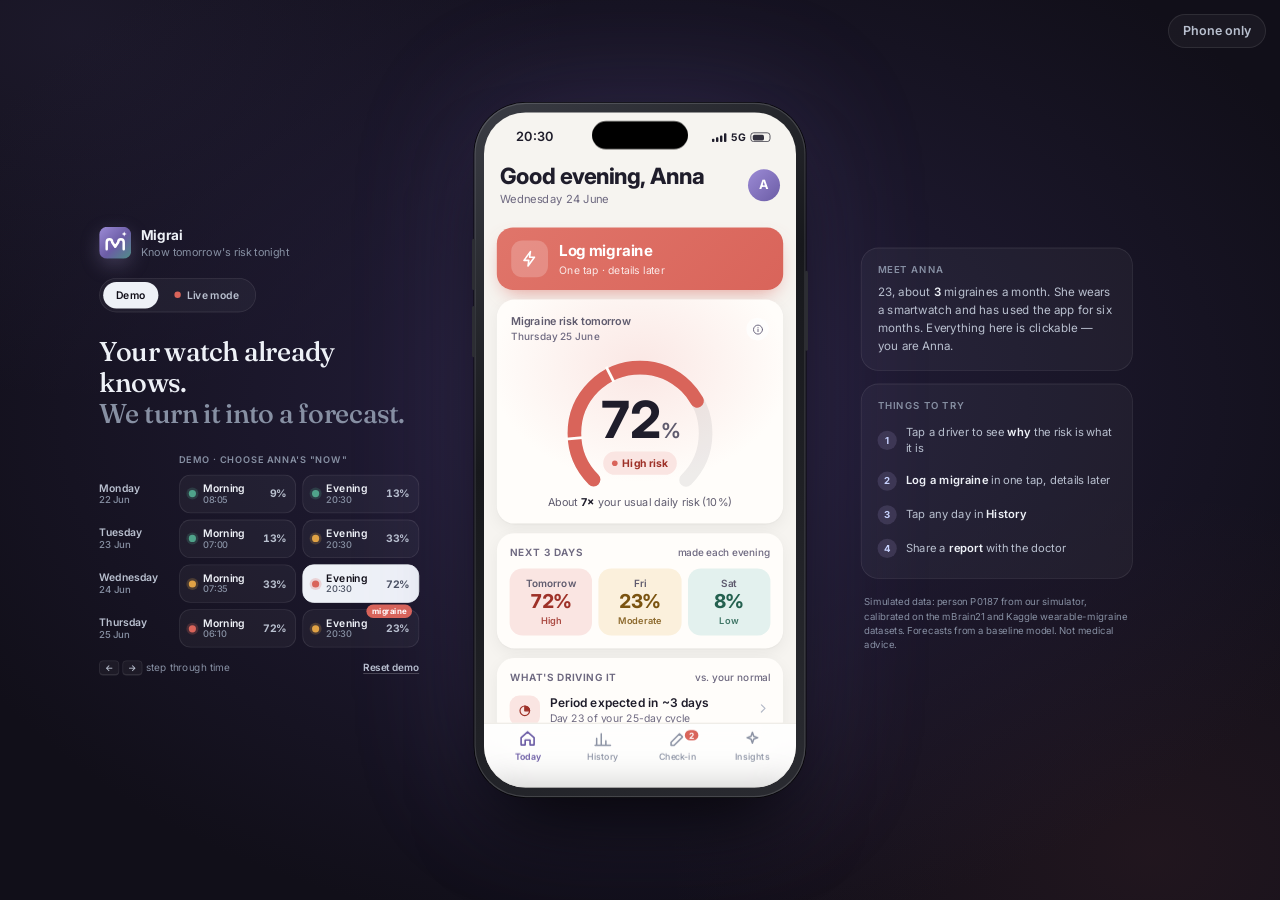
<file: app/index.html>
<!DOCTYPE html>
<html lang="en">
<head>
<meta charset="utf-8">
<meta name="viewport" content="width=device-width, initial-scale=1, viewport-fit=cover">
<meta name="theme-color" content="#f7f5f1">
<title>Migrai</title>
<link rel="icon" href="logo.svg" type="image/svg+xml">
<link rel="preconnect" href="https://fonts.googleapis.com">
<link rel="preconnect" href="https://fonts.gstatic.com" crossorigin>
<link href="https://fonts.googleapis.com/css2?family=Inter:wght@400;500;600;700;800&family=Fraunces:opsz,wght@9..144,500&display=swap" rel="stylesheet">
<link rel="stylesheet" href="styles.css">
<link rel="stylesheet" href="live.css">
</head>
<body>
<div id="stage">
  <!-- Left: brand + demo day picker (not part of the app) -->
  <aside class="side left">
    <div class="brandrow">
      <div class="logo"><img src="logo.svg" alt=""></div>
      <div><div class="brand">Migrai</div><div class="brand-sub">Know tomorrow's risk tonight</div></div>
    </div>
    <h1 class="pitch">Your watch already knows.<br><em>We turn it into a forecast.</em></h1>
    <div class="picker-h"><span>Demo · choose Anna's "now"</span></div>
    <div class="picker" id="picker" role="radiogroup" aria-label="Choose Anna's current day and time"></div>
    <div class="picker-foot"><span><kbd>←</kbd> <kbd>→</kbd> step through time</span><button class="linkbtn" data-act="reset">Reset demo</button></div>
  </aside>

  <!-- Center: the app -->
  <div class="device">
    <div class="phone" id="phone">
      <div class="screen" id="screen">
        <div class="island"></div>
        <div class="statusbar"><span id="sbTime">20:30</span><span class="sb-r"><span class="sig"><i></i><i></i><i></i><i></i></span><b>5G</b><span class="bat"></span></span></div>
        <div class="banner" id="banner" data-act="banner"></div>
        <main class="views" id="views"></main>
        <nav class="tabbar" id="tabbar" aria-label="Sections"></nav>
        <div class="toast" id="toast" role="status" aria-live="polite"></div>
        <div class="scrim" id="scrim" data-act="closeSheet"></div>
        <section class="sheet" id="sheet" role="dialog" aria-modal="true"><div class="grab"></div><div class="sheet-body" id="sheetBody"></div></section>
      </div>
    </div>
  </div>

  <!-- Right: context for presenters -->
  <aside class="side right">
    <div class="panel">
      <h3>Meet Anna</h3>
      <p>23, about <b id="aboutRate">3</b> migraines a month. She wears a smartwatch and has used the app for six months. Everything here is clickable — you are Anna.</p>
    </div>
    <div class="panel">
      <h3>Things to try</h3>
      <ul class="tries">
        <li data-act="tryWhy"><span>1</span><div>Tap a driver to see <b>why</b> the risk is what it is</div></li>
        <li data-act="tryLog"><span>2</span><div><b>Log a migraine</b> in one tap, details later</div></li>
        <li data-act="tryHistory"><span>3</span><div>Tap any day in <b>History</b></div></li>
        <li data-act="tryReport"><span>4</span><div>Share a <b>report</b> with the doctor</div></li>
      </ul>
    </div>
    <p class="fine">Simulated data: person P0187 from our simulator, calibrated on the mBrain21 and Kaggle wearable-migraine datasets. Forecasts from a baseline model. Not medical advice.</p>
  </aside>
</div>

<!-- Mobile: compact demo control -->
<button class="mpick" id="mpick" data-act="mpick" aria-label="Demo: choose day"></button>
<div class="mpop" id="mpop"></div>

<div id="printReport"></div>
<script src="anna_data.js"></script>
<script src="app.js"></script>
<script src="accuracy_data.js"></script>
<script src="live.js"></script>
</body>
</html>
</file>
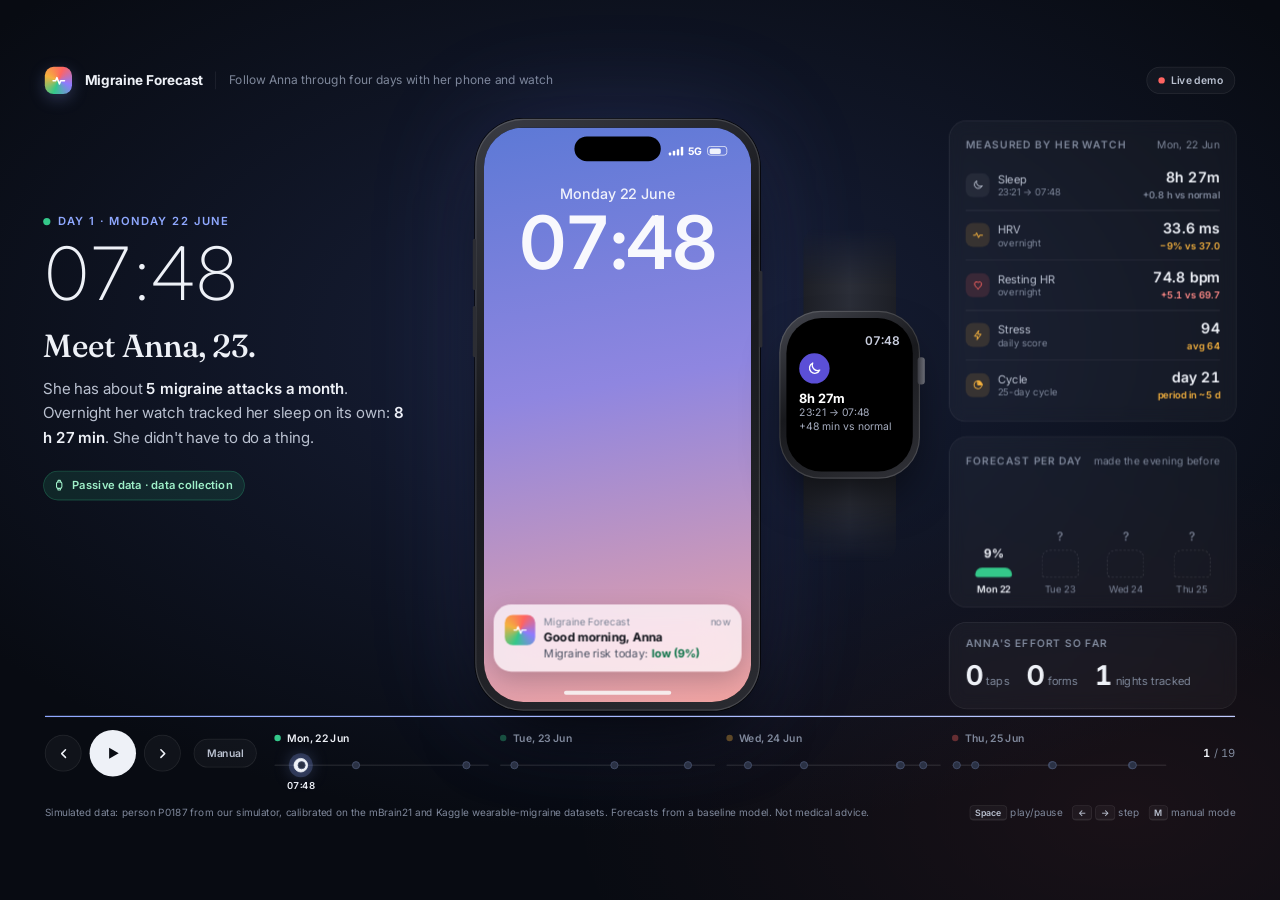
<file: demo/index.html>
<!DOCTYPE html>
<html lang="en">
<head>
<meta charset="utf-8">
<meta name="viewport" content="width=device-width, initial-scale=1">
<title>Follow Anna – Migraine Forecast demo</title>
<link rel="preconnect" href="https://fonts.googleapis.com">
<link rel="preconnect" href="https://fonts.gstatic.com" crossorigin>
<link href="https://fonts.googleapis.com/css2?family=Inter:wght@300;400;500;600;700;800&family=Fraunces:opsz,wght@9..144,400;9..144,500&display=swap" rel="stylesheet">
<style>
:root {
  /* stage (dark) */
  --bg: #080b12; --panel: rgba(255,255,255,.035); --panel-line: rgba(255,255,255,.08);
  --tx: #eef1f7; --tx-2: #b9c0cf; --tx-3: #7f889b; --accent: #8fa8ff;
  /* risk scale */
  --low: #34c88a; --mod: #f4b13e; --high: #ff6461;
  /* app (light) */
  --app-bg: #f4f5f9; --card: #ffffff; --ink: #11141b; --ink-2: #4b5263; --ink-3: #7c8496; --line: #e7e9f0;
  --brand: #4f63e6; --brand-soft: #e9ecff;
  --low-ink: #0b7247; --low-soft: #def5ea; --mod-ink: #8a5800; --mod-soft: #fdf0d6; --high-ink: #b4231d; --high-soft: #fde4e2;
  --ease: cubic-bezier(.2,.8,.2,1);
  --spring: cubic-bezier(.34,1.4,.5,1);
}
* { box-sizing: border-box; }
html, body { margin: 0; height: 100%; }
body {
  background: radial-gradient(1200px 700px at 50% 38%, #18203a 0%, rgba(8,11,18,0) 70%),
              radial-gradient(800px 500px at 88% 90%, rgba(255,100,97,.07), transparent 70%), var(--bg);
  color: var(--tx); font: 16px/1.45 Inter, -apple-system, BlinkMacSystemFont, "Segoe UI", system-ui, sans-serif;
  overflow: hidden; -webkit-font-smoothing: antialiased;
}
button { font: inherit; color: inherit; }
.i { width: 1em; height: 1em; fill: none; stroke: currentColor; stroke-width: 2; stroke-linecap: round; stroke-linejoin: round; flex: none; }
.num-t { font-variant-numeric: tabular-nums; }

/* ---------- Stage layout (designed at 1600x1000, scaled to fit) ---------- */
#stage {
  position: absolute; left: 50%; top: 50%; width: 1600px; height: 1000px;
  transform: translate(-50%, -50%) scale(var(--s, 1)); display: grid; grid-template-rows: 76px 1fr 168px;
}
header.top { display: flex; align-items: center; gap: 16px; padding: 0 56px; }
.logo { width: 34px; height: 34px; border-radius: 11px; display: grid; place-items: center; font-size: 19px; color: #fff;
  background: conic-gradient(from 200deg, var(--low), var(--mod), var(--high), #8f7bff, var(--low)); box-shadow: 0 6px 20px rgba(143,168,255,.25); }
.logo .i { stroke-width: 2.4; }
.brand { font-weight: 700; font-size: 17px; letter-spacing: -.01em; }
.brand-sub { color: var(--tx-3); font-size: 15px; padding-left: 16px; border-left: 1px solid var(--panel-line); }
.top .spacer { flex: 1; }
.live { display: inline-flex; align-items: center; gap: 8px; font-size: 13px; font-weight: 600; color: var(--tx-2);
  padding: 7px 14px; border-radius: 99px; background: var(--panel); border: 1px solid var(--panel-line); }
.live i { width: 8px; height: 8px; border-radius: 50%; background: var(--high); box-shadow: 0 0 0 0 rgba(255,100,97,.6); animation: pulse 2s infinite; }
@keyframes pulse { 70% { box-shadow: 0 0 0 9px rgba(255,100,97,0); } 100% { box-shadow: 0 0 0 0 rgba(255,100,97,0); } }

main { display: grid; grid-template-columns: 470px 590px 360px; gap: 36px; padding: 0 54px; align-items: center; min-height: 0; }

/* ---------- Narrator ---------- */
.narrator { align-self: start; padding-top: 128px; }
.kicker { display: flex; align-items: center; gap: 10px; font-size: 14px; font-weight: 600; letter-spacing: .12em; text-transform: uppercase; color: var(--accent); }
.kicker .dot { width: 9px; height: 9px; border-radius: 50%; background: var(--c, var(--low)); transition: background .6s; }
.clock { font-size: 92px; font-weight: 200; letter-spacing: -.04em; line-height: 1; margin: 10px 0 22px; font-variant-numeric: tabular-nums; }
.cap-title { font-family: Fraunces, Georgia, serif; font-weight: 500; font-size: 40px; line-height: 1.12; letter-spacing: -.015em; margin: 0 0 16px; text-wrap: balance; }
.cap-body { font-size: 19px; line-height: 1.6; color: var(--tx-2); margin: 0; max-width: 450px; text-wrap: pretty; }
.cap-body b { color: var(--tx); font-weight: 600; }
.tag { display: inline-flex; align-items: center; gap: 8px; margin-top: 26px; padding: 7px 14px 7px 11px; border-radius: 99px; font-size: 14px; font-weight: 600;
  background: rgba(143,168,255,.12); color: #c9d4ff; border: 1px solid rgba(143,168,255,.22); }
.tag.edge { background: rgba(52,200,138,.12); color: #9ff0c9; border-color: rgba(52,200,138,.28); }
.tag .i { font-size: 16px; }
.swap { animation: capIn .7s var(--ease) both; }
.swap.d1 { animation-delay: .06s; } .swap.d2 { animation-delay: .14s; } .swap.d3 { animation-delay: .22s; }
@keyframes capIn { from { opacity: 0; transform: translateY(14px); filter: blur(4px); } to { opacity: 1; transform: none; filter: none; } }

/* ---------- Devices ---------- */
.devices { position: relative; height: 760px; }
.phone {
  position: absolute; left: 34px; top: 10px; width: 356px; height: 740px; border-radius: 60px; padding: 11px;
  background: linear-gradient(145deg, #3a3c44, #17181c 40%, #2a2b31);
  box-shadow: inset 0 0 0 1.5px rgba(255,255,255,.14), 0 0 0 1px #050506, 0 50px 90px -30px rgba(0,0,0,.85), 0 0 140px rgba(110,130,255,.16);
}
.phone::before, .phone::after { content: ""; position: absolute; width: 4px; border-radius: 2px; background: #2c2d33; }
.phone::before { left: -3px; top: 150px; height: 64px; box-shadow: 0 84px 0 #2c2d33; }
.phone::after { right: -3px; top: 190px; height: 96px; }
.screen { position: relative; width: 100%; height: 100%; border-radius: 49px; overflow: hidden; background: #000; isolation: isolate; }
.island { position: absolute; top: 11px; left: 50%; transform: translateX(-50%); width: 108px; height: 31px; border-radius: 20px; background: #000; z-index: 30; }
.layer { position: absolute; inset: 0; display: flex; flex-direction: column; transition: opacity .55s var(--ease), transform .55s var(--ease), filter .55s; }
.layer.enter { opacity: 0; transform: translateY(18px) scale(.985); filter: blur(3px); }
.layer.leave { opacity: 0; transform: scale(.97); filter: blur(3px); }

.watch { position: absolute; right: 0; top: 250px; width: 176px; height: 210px; }
.strap { position: absolute; left: 30px; width: 116px; height: 120px; background: linear-gradient(90deg, #1d1f26, #2b2e38 50%, #1d1f26); }
.strap { -webkit-mask-image: linear-gradient(var(--m)); mask-image: linear-gradient(var(--m)); }
.strap.t { --m: to top, #000 40%, transparent; top: -104px; border-radius: 20px 20px 6px 6px; } .strap.b { --m: to bottom, #000 40%, transparent; bottom: -104px; border-radius: 6px 6px 20px 20px; }
.watch-body { position: absolute; inset: 0; border-radius: 52px; padding: 9px; background: linear-gradient(150deg, #44464e, #18191d 45%, #303137);
  box-shadow: inset 0 0 0 1.5px rgba(255,255,255,.14), 0 30px 60px -20px rgba(0,0,0,.8); }
.crown { position: absolute; right: -6px; top: 58px; width: 9px; height: 34px; border-radius: 4px; background: linear-gradient(90deg, #3a3b42, #6a6c75); }
.wscreen { position: relative; width: 100%; height: 100%; border-radius: 44px; background: #000; overflow: hidden; color: #fff; }
.wl { position: absolute; inset: 0; padding: 18px 16px; display: flex; flex-direction: column; transition: opacity .5s var(--ease), transform .5s var(--ease); }
.wl.enter { opacity: 0; transform: scale(.92); } .wl.leave { opacity: 0; transform: scale(1.04); }
.watch.buzz .watch-body { animation: buzz .5s 2; }
@keyframes buzz { 0%,100% { transform: none; } 20% { transform: translateX(-3px) rotate(-.6deg); } 40% { transform: translateX(3px) rotate(.6deg); } 60% { transform: translateX(-2px); } 80% { transform: translateX(2px); } }
.device-cap { position: absolute; font-size: 12px; color: var(--tx-3); letter-spacing: .1em; text-transform: uppercase; font-weight: 600; }

/* ---------- Signals panel ---------- */
.signals { align-self: center; display: flex; flex-direction: column; gap: 18px; }
.panel { background: var(--panel); border: 1px solid var(--panel-line); border-radius: 22px; padding: 20px 20px 14px; backdrop-filter: blur(10px); }
.panel h3 { margin: 0; font-size: 13px; font-weight: 600; letter-spacing: .1em; text-transform: uppercase; color: var(--tx-3); }
.panel .ph { display: flex; justify-content: space-between; align-items: baseline; margin-bottom: 10px; }
.panel .ph span { font-size: 13px; color: var(--tx-3); }
.srow { display: grid; grid-template-columns: 30px 1fr auto; align-items: center; gap: 10px; padding: 9px 0; border-top: 1px solid var(--panel-line); }
.srow:first-of-type { border-top: 0; }
.srow .ic { width: 30px; height: 30px; border-radius: 9px; display: grid; place-items: center; background: rgba(255,255,255,.06); color: var(--tx-2); font-size: 15px; }
.srow .lab { font-size: 14px; color: var(--tx-2); line-height: 1.25; }
.srow .lab small { display: block; font-size: 12px; color: var(--tx-3); }
.srow .val { text-align: right; font-size: 18px; font-weight: 600; font-variant-numeric: tabular-nums; }
.srow .val small { display: block; font-size: 12px; font-weight: 600; color: var(--tx-3); }
.srow.warn .ic { background: rgba(244,177,62,.14); color: var(--mod); }
.srow.warn .val small { color: var(--mod); }
.srow.bad .ic { background: rgba(255,100,97,.14); color: var(--high); }
.srow.bad .val small { color: #ff8a87; }
.bars4 { display: grid; grid-template-columns: repeat(4, 1fr); gap: 12px; align-items: end; height: 150px; padding-top: 6px; }
.b4 { display: flex; flex-direction: column; align-items: center; gap: 6px; height: 100%; justify-content: flex-end; position: relative; }
.b4 .bar { width: 100%; max-width: 46px; border-radius: 10px 10px 4px 4px; background: var(--c); height: var(--h); transition: height .9s var(--ease), background .6s; min-height: 4px; }
.b4.unk .bar { background: transparent; border: 1.5px dashed rgba(255,255,255,.18); height: 34px; }
.b4 .pv { font-size: 15px; font-weight: 700; font-variant-numeric: tabular-nums; }
.b4.unk .pv { color: var(--tx-3); font-weight: 500; }
.b4 .dl { font-size: 12px; color: var(--tx-3); }
.b4.cur .dl { color: var(--tx); font-weight: 600; }
.b4 .mig { position: absolute; top: -4px; font-size: 11px; font-weight: 700; color: #fff; background: var(--high); border-radius: 99px; padding: 2px 7px; animation: pop .5s var(--spring) both; }
@keyframes pop { from { transform: scale(.4); opacity: 0; } }

/* ---------- Controls / timeline ---------- */
footer.ctl { position: relative; padding: 18px 56px 0; display: flex; flex-direction: column; gap: 14px; }
.prog { position: absolute; left: 56px; right: 56px; top: 0; height: 2px; background: rgba(255,255,255,.07); border-radius: 2px; overflow: hidden; }
.prog i { display: block; height: 100%; width: 0; background: linear-gradient(90deg, var(--accent), #c1ccff); }
.prog i.run { animation: fill var(--dur) linear forwards; }
.paused .prog i.run { animation-play-state: paused; }
@keyframes fill { to { width: 100%; } }
.mbtn { height: 36px; padding: 0 16px; border-radius: 99px; border: 1px solid var(--panel-line); background: var(--panel); color: var(--tx-2); font: 600 13px Inter, sans-serif; cursor: pointer; margin-left: 6px; }
.mbtn.on { background: var(--accent); border-color: var(--accent); color: var(--bg); }
.manual .prog, .manual #play { visibility: hidden; }
.tap-ok { cursor: pointer; }
.tap-goal { outline: 2px solid var(--brand, #4f63e6); outline-offset: 2px; animation: hint 1.3s ease-in-out infinite; }
@keyframes hint { 50% { outline-color: transparent; } }
.ctl-row { display: flex; align-items: center; gap: 22px; }
.btns { display: flex; gap: 10px; align-items: center; }
.cbtn { width: 46px; height: 46px; border-radius: 50%; border: 1px solid var(--panel-line); background: var(--panel); display: grid; place-items: center; cursor: pointer; font-size: 19px; color: var(--tx); transition: background .2s, transform .15s; }
.cbtn:hover { background: rgba(255,255,255,.09); } .cbtn:active { transform: scale(.94); }
.cbtn.play { width: 58px; height: 58px; font-size: 22px; background: var(--tx); color: var(--bg); border: 0; }
.cbtn.play:hover { background: #fff; }
.cbtn .i { stroke-width: 2.4; }
.cbtn.play .i { fill: currentColor; stroke: none; }
.timeline { flex: 1; display: grid; grid-template-columns: repeat(4, 1fr); gap: 14px; }
.tday { position: relative; }
.tday .th { display: flex; align-items: center; gap: 8px; font-size: 13px; color: var(--tx-3); font-weight: 600; margin-bottom: 12px; transition: color .3s; }
.tday.on .th { color: var(--tx); }
.tday .th i { width: 8px; height: 8px; border-radius: 50%; background: var(--c); opacity: .35; transition: opacity .4s; }
.tday.known .th i { opacity: 1; }
.track { position: relative; height: 26px; }
.track::before { content: ""; position: absolute; left: 0; right: 0; top: 12px; height: 2px; border-radius: 2px; background: rgba(255,255,255,.09); }
.tdot { position: absolute; top: 4px; width: 18px; height: 18px; margin-left: -9px; border-radius: 50%; border: 0; padding: 0; cursor: pointer; background: transparent; }
.tdot::after { content: ""; position: absolute; inset: 4px; border-radius: 50%; background: #2a3144; border: 1.5px solid #4a5470; transition: all .3s var(--ease); }
.tdot.past::after { background: #8792ad; border-color: #8792ad; }
.tdot.cur::after { inset: 0; background: var(--tx); border-color: var(--tx); box-shadow: 0 0 0 6px rgba(143,168,255,.22), 0 0 22px rgba(143,168,255,.6); }
.tdot:hover::after { border-color: var(--tx); }
.tdot .tl { position: absolute; top: 26px; left: 50%; transform: translateX(-50%); white-space: nowrap; font-size: 12px; color: var(--tx-3); opacity: 0; transition: opacity .2s; pointer-events: none; font-variant-numeric: tabular-nums; }
.tdot.cur .tl, .tdot:hover .tl { opacity: 1; }
.tdot.cur .tl { color: var(--tx); font-weight: 600; }
.count { font-size: 14px; color: var(--tx-3); min-width: 64px; text-align: right; font-variant-numeric: tabular-nums; }
.count b { color: var(--tx); font-weight: 600; }
.foot { display: flex; justify-content: space-between; font-size: 12.5px; color: var(--tx-3); margin-top: 22px; }
.foot kbd { font: 600 11px Inter, sans-serif; border: 1px solid var(--panel-line); border-bottom-width: 2px; border-radius: 5px; padding: 1px 6px; color: var(--tx-2); background: var(--panel); }

/* =================== PHONE UI =================== */
.sb { height: 52px; flex: none; display: flex; justify-content: space-between; align-items: center; padding: 6px 30px 0 34px; font-size: 15px; font-weight: 600; color: var(--ink); }
.sb .r { display: flex; gap: 6px; align-items: center; }
.sb .bat { width: 25px; height: 12px; border-radius: 4px; border: 1.5px solid currentColor; opacity: .9; position: relative; padding: 1.5px; }
.sb .bat::after { content: ""; display: block; height: 100%; width: 72%; border-radius: 2px; background: currentColor; }
.sb .sig { display: flex; gap: 2px; align-items: flex-end; height: 11px; }
.sb .sig i { width: 3px; border-radius: 1px; background: currentColor; }
.dark .sb { color: #fff; }

/* Lock screen */
.lock { background: var(--wall); color: #fff; }
.lock .ld { text-align: center; margin-top: 18px; font-size: 18px; font-weight: 500; opacity: .9; }
.lock .lt { text-align: center; font-size: 92px; font-weight: 600; letter-spacing: -.03em; line-height: 1; margin-top: 2px; font-variant-numeric: tabular-nums; opacity: .95; }
.notifs { margin-top: auto; padding: 0 12px 24px; display: flex; flex-direction: column; gap: 9px; }
.notif { background: rgba(250,250,252,.78); backdrop-filter: blur(24px) saturate(1.6); -webkit-backdrop-filter: blur(24px) saturate(1.6); color: var(--ink);
  border-radius: 22px; padding: 13px 14px; display: grid; grid-template-columns: 38px 1fr; gap: 11px; box-shadow: 0 10px 30px rgba(0,0,0,.18);
  opacity: 0; transform: translateY(-30px) scale(.96); }
.notif.in { animation: nIn .7s var(--spring) forwards; }
@keyframes nIn { to { opacity: 1; transform: none; } }
.notif .ai { width: 38px; height: 38px; border-radius: 10px; display: grid; place-items: center; color: #fff; font-size: 20px;
  background: conic-gradient(from 200deg, var(--low), var(--mod), var(--high), #8f7bff, var(--low)); }
.notif .ai.wapp { background: #1d1f26; }
.notif .nh { display: flex; justify-content: space-between; font-size: 12.5px; color: var(--ink-3); }
.notif b { display: block; font-size: 15px; margin: 1px 0 1px; line-height: 1.25; }
.notif p { margin: 0; font-size: 14px; line-height: 1.35; color: var(--ink-2); }
.notif .hl { color: var(--hc); font-weight: 700; }
.home-ind { width: 134px; height: 5px; border-radius: 3px; background: rgba(255,255,255,.85); margin: 0 auto 9px; flex: none; }
.app .home-ind { background: #11141b; }

/* App chrome */
.app { background: var(--app-bg); color: var(--ink); }
.ac { flex: 1; padding: 4px 16px 0; display: flex; flex-direction: column; gap: 11px; overflow: hidden; }
.ah { display: flex; justify-content: space-between; align-items: center; padding: 2px 4px 2px; }
.ah h2 { margin: 0; font-size: 25px; letter-spacing: -.02em; font-weight: 700; }
.ah p { margin: 1px 0 0; font-size: 13.5px; color: var(--ink-3); }
.avatar { width: 38px; height: 38px; border-radius: 50%; display: grid; place-items: center; font-weight: 700; color: #fff; background: linear-gradient(135deg, #8f7bff, #4f63e6); font-size: 16px; }
.card { flex: none; background: var(--card); border-radius: 22px; padding: 14px 16px; box-shadow: 0 1px 2px rgba(17,20,27,.04), 0 6px 18px rgba(17,20,27,.05); }
.card h4 { margin: 0 0 8px; font-size: 12.5px; font-weight: 600; color: var(--ink-3); text-transform: uppercase; letter-spacing: .07em; display: flex; justify-content: space-between; }
.card h4 span { text-transform: none; letter-spacing: 0; font-weight: 500; }
.tabbar { flex: none; display: flex; padding: 8px 10px 0; background: rgba(255,255,255,.92); border-top: 1px solid var(--line); }
.tabbar div { flex: 1; display: flex; flex-direction: column; align-items: center; gap: 3px; font-size: 10.5px; font-weight: 500; color: #9aa1b1; padding-bottom: 8px; }
.tabbar div .i { font-size: 22px; }
.tabbar div.on { color: var(--brand); font-weight: 600; }

/* Risk levels */
.lvl-low { --c: var(--low); --ci: var(--low-ink); --cs: var(--low-soft); }
.lvl-mod { --c: var(--mod); --ci: var(--mod-ink); --cs: var(--mod-soft); }
.lvl-high { --c: var(--high); --ci: var(--high-ink); --cs: var(--high-soft); }
.pill { display: inline-flex; align-items: center; gap: 6px; padding: 5px 12px; border-radius: 99px; font-size: 13px; font-weight: 700; background: var(--cs); color: var(--ci); }
.pill i { width: 7px; height: 7px; border-radius: 50%; background: var(--c); }

/* Gauge card */
.gcard { display: flex; align-items: center; gap: 12px; padding: 14px 16px 14px 10px; position: relative; overflow: hidden; }
.gside { display: flex; flex-direction: column; align-items: flex-start; gap: 8px; min-width: 0; }
.gcard::before { content: ""; position: absolute; inset: 0; background: radial-gradient(220px 160px at 22% 50%, var(--cs), transparent 70%); opacity: .8; transition: background .8s; }
.gcard > * { position: relative; }
.glab { font-size: 13px; font-weight: 600; color: var(--ink-2); line-height: 1.3; }
.gauge { position: relative; width: 136px; height: 136px; flex: none; }
.gauge svg { width: 136px; height: 136px; }
.g-track { stroke: rgba(17,20,27,.07); }
.g-val { stroke: var(--c); transition: stroke-dasharray 1.3s var(--ease), stroke .8s; }
.g-tick { stroke: #fff; stroke-width: 3; }
.gnum { position: absolute; inset: 0 0 4px; display: flex; align-items: center; justify-content: center; font-size: 44px; font-weight: 700; letter-spacing: -.04em; font-variant-numeric: tabular-nums; color: var(--ink); }
.gnum small { font-size: 19px; font-weight: 600; margin: 12px 0 0 1px; color: var(--ink-2); }
.gctx { font-size: 12.5px; color: var(--ink-3); line-height: 1.35; }

/* Rows */
.drv { display: flex; flex-direction: column; }
.drv .r { display: grid; grid-template-columns: 34px 1fr; gap: 11px; align-items: center; padding: 8px 0; border-top: 1px solid var(--line); }
.drv .r:first-child { border-top: 0; padding-top: 2px; }
.drv .ri { width: 34px; height: 34px; border-radius: 11px; display: grid; place-items: center; background: var(--brand-soft); color: var(--brand); font-size: 17px; }
.drv .ri.hot { background: var(--high-soft); color: var(--high-ink); }
.drv .ri.warm { background: var(--mod-soft); color: var(--mod-ink); }
.drv b { display: block; font-size: 14.5px; line-height: 1.25; }
.drv span { display: block; font-size: 12.5px; color: var(--ink-3); line-height: 1.3; }
.stagger > * { animation: rowIn .6s var(--ease) both; }
.stagger > *:nth-child(1) { animation-delay: .35s; } .stagger > *:nth-child(2) { animation-delay: .5s; }
.stagger > *:nth-child(3) { animation-delay: .65s; } .stagger > *:nth-child(4) { animation-delay: .8s; } .stagger > *:nth-child(5) { animation-delay: .95s; }
@keyframes rowIn { from { opacity: 0; transform: translateX(-10px); } }

.sleepc { display: grid; grid-template-columns: 40px 1fr auto; gap: 12px; align-items: center; }
.sleepc .si { width: 40px; height: 40px; border-radius: 12px; background: #ecebff; color: #5b4fd6; display: grid; place-items: center; font-size: 20px; }
.sleepc b { font-size: 21px; letter-spacing: -.01em; display: block; line-height: 1.1; }
.sleepc span { font-size: 12.5px; color: var(--ink-3); }
.chip { font-size: 12px; font-weight: 700; padding: 4px 9px; border-radius: 99px; background: #eef0f5; color: var(--ink-2); white-space: nowrap; }
.chip.good { background: var(--low-soft); color: var(--low-ink); } .chip.bad { background: var(--high-soft); color: var(--high-ink); }
.sbar { height: 6px; border-radius: 3px; background: #eef0f5; margin-top: 12px; position: relative; }
.sbar i { position: absolute; left: 0; top: 0; bottom: 0; border-radius: 3px; background: linear-gradient(90deg, #8f7bff, #5b4fd6); width: var(--w); animation: grow 1.1s .3s var(--ease) both; }
.sbar em { position: absolute; top: -4px; bottom: -4px; width: 2px; background: var(--ink-2); left: var(--b); border-radius: 1px; }
@keyframes grow { from { width: 0; } }

.strip { display: grid; grid-template-columns: repeat(3, 1fr); gap: 8px; }
.strip > div { border-radius: 14px; padding: 9px 8px 10px; text-align: center; background: var(--cs); }
.strip .d { font-size: 12px; color: var(--ink-2); font-weight: 600; }
.strip .v { font-size: 22px; font-weight: 700; color: var(--ci); font-variant-numeric: tabular-nums; letter-spacing: -.02em; }

/* Plan */
.plan .r { grid-template-columns: 34px 1fr 26px; }
.cbox { width: 26px; height: 26px; border-radius: 9px; border: 2px solid #d5d9e3; display: grid; place-items: center; color: transparent; font-size: 15px; position: relative; transition: all .3s; }
.cbox.sel { background: var(--low); border-color: var(--low); color: #fff; }
.toggle { width: 46px; height: 28px; border-radius: 99px; background: #d5d9e3; position: relative; transition: background .3s; flex: none; }
.toggle::after { content: ""; position: absolute; left: 3px; top: 3px; width: 22px; height: 22px; border-radius: 50%; background: #fff; box-shadow: 0 2px 4px rgba(0,0,0,.2); transition: transform .3s var(--spring); }
.toggle.sel { background: var(--low); } .toggle.sel::after { transform: translateX(18px); }
.riskbar { display: flex; align-items: center; justify-content: space-between; padding: 12px 16px; border-radius: 18px; background: var(--cs); color: var(--ci); font-weight: 700; }
.riskbar big { font-size: 26px; letter-spacing: -.02em; }

/* Check-in */
.prompt { border-left: 0; position: relative; }
.eyebrow { display: inline-flex; align-items: center; gap: 6px; font-size: 12px; font-weight: 600; color: var(--brand); background: var(--brand-soft); padding: 4px 10px; border-radius: 99px; margin-bottom: 10px; }
.prompt .q { font-size: 18px; font-weight: 700; line-height: 1.3; letter-spacing: -.01em; margin: 0 0 12px; }
.opts { display: flex; flex-direction: column; gap: 8px; }
.opt { display: flex; align-items: center; gap: 12px; padding: 8px 14px; border-radius: 15px; background: #f3f4f8; font-weight: 600; font-size: 15px; position: relative; overflow: hidden; transition: background .3s, color .3s; }
.opt .face { width: 22px; height: 22px; border-radius: 50%; background: var(--fc); flex: none; }
.opt.sel { background: var(--brand); color: #fff; }
.thanks { display: flex; align-items: center; gap: 8px; font-size: 13.5px; font-weight: 600; color: var(--low-ink); background: var(--low-soft); border-radius: 14px; padding: 10px 12px; opacity: 0; transform: translateY(8px); transition: all .5s var(--ease); }
.thanks.in { opacity: 1; transform: none; }
.meter { height: 7px; border-radius: 4px; background: #eef0f5; overflow: hidden; margin: 6px 0 10px; }
.meter i { display: block; height: 100%; border-radius: 4px; background: var(--brand); width: var(--w); animation: grow 1s .4s var(--ease) both; }
.mrow { display: flex; justify-content: space-between; font-size: 14px; }
.mrow b { font-variant-numeric: tabular-nums; }

/* Log */
.logged { display: flex; flex-direction: column; align-items: center; text-align: center; padding: 20px 16px 18px; }
.logged .big { width: 84px; height: 84px; border-radius: 50%; background: var(--high); color: #fff; display: grid; place-items: center; font-size: 40px; box-shadow: 0 0 0 10px var(--high-soft); animation: pop .7s var(--spring) both; }
.logged .big .i { stroke-width: 2.6; }
.logged b { font-size: 21px; margin-top: 16px; letter-spacing: -.01em; }
.logged span { font-size: 13.5px; color: var(--ink-3); margin-top: 3px; }
.seg { display: grid; grid-template-columns: repeat(3, 1fr); gap: 6px; }
.seg div, .chips div { position: relative; overflow: hidden; text-align: center; padding: 10px 6px; border-radius: 13px; background: #f3f4f8; font-weight: 600; font-size: 14px; transition: background .3s, color .3s; }
.chips { display: flex; flex-wrap: wrap; gap: 7px; }
.chips div { padding: 8px 13px; border-radius: 99px; }
.seg div.sel, .chips div.sel { background: var(--ink); color: #fff; }
.opt-note { font-size: 12.5px; color: var(--ink-3); margin: 0; text-align: center; }

/* History */
.hist svg { display: block; }
.stats { display: grid; grid-template-columns: 1fr 1fr; gap: 10px; }
.stats .card { padding: 12px 14px; }
.stats b { display: block; font-size: 25px; letter-spacing: -.02em; font-variant-numeric: tabular-nums; }
.stats span { font-size: 12.5px; color: var(--ink-3); line-height: 1.3; display: block; }
.callout { display: flex; gap: 10px; align-items: center; padding: 12px 14px; border-radius: 18px; background: var(--high-soft); color: var(--high-ink); font-size: 13.5px; font-weight: 600; line-height: 1.35; }
.callout .i { font-size: 22px; }
.bar-in { transform-origin: bottom; transform-box: fill-box; animation: barIn .6s var(--ease) both; }
@keyframes barIn { from { transform: scaleY(0); } }

/* Summary */
.hero-n { text-align: center; padding: 22px 16px 18px; }
.hero-n big { display: block; font-size: 64px; font-weight: 800; letter-spacing: -.04em; line-height: 1; color: var(--brand); }
.hero-n span { font-size: 14px; color: var(--ink-2); }

/* Tap ripple */
.ripple { position: absolute; left: 50%; top: 50%; width: 46px; height: 46px; margin: -23px 0 0 -23px; border-radius: 50%; pointer-events: none;
  background: rgba(79,99,230,.35); border: 2px solid rgba(79,99,230,.55); animation: rip .9s var(--ease) forwards; z-index: 3; }
@keyframes rip { 0% { transform: scale(.3); opacity: 1; } 100% { transform: scale(2.3); opacity: 0; } }
.finger { position: absolute; width: 34px; height: 34px; margin: -17px 0 0 -17px; border-radius: 50%; background: rgba(255,255,255,.55); border: 2px solid rgba(17,20,27,.25);
  box-shadow: 0 4px 14px rgba(0,0,0,.25); pointer-events: none; z-index: 40; animation: finger .9s var(--ease) forwards; }
@keyframes finger { 0% { opacity: 0; transform: scale(1.4); } 30% { opacity: 1; transform: scale(1); } 55% { transform: scale(.82); } 100% { opacity: 0; transform: scale(1); } }

/* =================== WATCH UI =================== */
.wt { font-size: 15px; font-weight: 600; text-align: right; color: #c9cede; font-variant-numeric: tabular-nums; }
.wbig { font-size: 50px; font-weight: 600; letter-spacing: -.03em; line-height: 1; font-variant-numeric: tabular-nums; margin-top: 8px; }
.wsm { font-size: 13px; color: #a6adbf; line-height: 1.3; }
.wico { width: 38px; height: 38px; border-radius: 50%; display: grid; place-items: center; font-size: 20px; background: var(--wc, #4f63e6); color: #fff; margin-top: 4px; }
.wtitle { font-size: 16px; font-weight: 700; line-height: 1.2; margin-top: 9px; }
.wring { position: relative; width: 58px; height: 58px; flex: none; }
.wring svg { width: 58px; height: 58px; transform: rotate(-90deg); }
.wring b { position: absolute; inset: 0; display: grid; place-items: center; font-size: 15px; font-weight: 700; font-variant-numeric: tabular-nums; }
.wbtns { display: flex; gap: 6px; margin-top: auto; }
.wbtns div { flex: 1; text-align: center; padding: 8px 0; border-radius: 99px; font-size: 13px; font-weight: 700; background: #2b2d35; position: relative; overflow: hidden; transition: background .3s; }
.wbtns div.go { background: var(--high); }
.wbtns div.sel { background: var(--low); }
.wbtns .ripple { background: rgba(255,255,255,.35); border-color: rgba(255,255,255,.6); }
.zz { color: #a99dff; }

/* ---------- Narrow screens: no scaling, stacked ---------- */
body.narrow { overflow: auto; }
body.narrow #stage { position: static; transform: none; width: auto; height: auto; display: block; padding-bottom: 24px; }
body.narrow header.top { padding: 16px; flex-wrap: wrap; } body.narrow .brand-sub, body.narrow .live { display: none; }
body.narrow main { display: flex; flex-direction: column; padding: 0 16px; gap: 20px; }
body.narrow .narrator { padding-top: 0; }
body.narrow .clock { font-size: 56px; margin: 6px 0 12px; } body.narrow .cap-title { font-size: 28px; } body.narrow .cap-body { font-size: 16px; }
body.narrow .devices { width: 356px; height: 740px; max-width: 100%; } body.narrow .phone { left: 0; top: 0; }
body.narrow .watch, body.narrow .signals { display: none; }
body.narrow footer.ctl { padding: 18px 16px 0; } body.narrow .prog { left: 16px; right: 16px; }
body.narrow .ctl-row { flex-wrap: wrap; } body.narrow .timeline { flex-basis: 100%; order: 3; gap: 6px; } body.narrow .tday .th { font-size: 11px; }
body.narrow .foot { flex-direction: column; gap: 6px; }
@media (prefers-reduced-motion: reduce) { *, *::before, *::after { animation-duration: .01ms !important; transition-duration: .01ms !important; } }
</style>
</head>
<body>
<div id="stage">
  <header class="top">
    <div class="logo"><svg class="i" viewBox="0 0 24 24"><path d="M3 12h4l2-5 4 10 2-5h6"/></svg></div>
    <div class="brand">Migraine Forecast</div>
    <div class="brand-sub">Follow Anna through four days with her phone and watch</div>
    <div class="spacer"></div>
    <div class="live"><i></i>Live demo</div>
  </header>

  <main>
    <section class="narrator" aria-live="polite">
      <div class="kicker swap" id="kicker"></div>
      <div class="clock swap d1" id="clock"></div>
      <h1 class="cap-title swap d2" id="capTitle"></h1>
      <p class="cap-body swap d3" id="capBody"></p>
      <div id="tag"></div>
    </section>

    <section class="devices">
      <div class="phone"><div class="screen" id="screen"><div class="island"></div></div></div>
      <div class="watch" id="watch">
        <div class="strap t"></div><div class="strap b"></div>
        <div class="watch-body"><div class="wscreen" id="wscreen"></div></div><div class="crown"></div>
      </div>
    </section>

    <section class="signals">
      <div class="panel">
        <div class="ph"><h3>Measured by her watch</h3><span id="sigDate"></span></div>
        <div id="sigRows"></div>
      </div>
      <div class="panel">
        <div class="ph"><h3>Forecast per day</h3><span>made the evening before</span></div>
        <div class="bars4" id="bars4"></div>
      </div>
      <div class="panel" style="padding:16px 20px">
        <div class="ph" style="margin:0"><h3>Anna's effort so far</h3></div>
        <div style="display:flex;align-items:baseline;gap:22px;margin-top:6px">
          <div><span id="taps" style="font-size:34px;font-weight:700;letter-spacing:-.02em" class="num-t">0</span> <span style="color:var(--tx-3);font-size:14px">taps</span></div>
          <div><span style="font-size:34px;font-weight:700">0</span> <span style="color:var(--tx-3);font-size:14px">forms</span></div>
          <div><span id="nights" style="font-size:34px;font-weight:700" class="num-t">0</span> <span style="color:var(--tx-3);font-size:14px">nights tracked</span></div>
        </div>
      </div>
    </section>
  </main>

  <footer class="ctl">
    <div class="prog"><i id="prog"></i></div>
    <div class="ctl-row">
      <div class="btns">
        <button class="cbtn" id="prev" aria-label="Previous step"><svg class="i" viewBox="0 0 24 24"><path d="M15 6l-6 6 6 6"/></svg></button>
        <button class="cbtn play" id="play" aria-label="Play"></button>
        <button class="cbtn" id="next" aria-label="Next step"><svg class="i" viewBox="0 0 24 24"><path d="M9 6l6 6-6 6"/></svg></button>
        <button class="mbtn" id="mode" aria-pressed="false" title="Tap the buttons on Anna's phone and watch yourself">Manual</button>
      </div>
      <div class="timeline" id="timeline"></div>
      <div class="count" id="count"></div>
    </div>
    <div class="foot">
      <span>Simulated data: person P0187 from our simulator, calibrated on the mBrain21 and Kaggle wearable-migraine datasets. Forecasts from a baseline model. Not medical advice.</span>
      <span><kbd>Space</kbd> play/pause &nbsp; <kbd>←</kbd> <kbd>→</kbd> step &nbsp; <kbd>M</kbd> manual mode</span>
    </div>
  </footer>
</div>

<script src="anna_data.js"></script>
<script>
/* ================= Data helpers (all numbers come from anna_data.js) ================= */
const P = ANNA.person, H = ANNA.history, F = ANNA.forecast_0624;
const D = Object.fromEntries(ANNA.days.map(d => [d.date, d]));
const DAYS = ["2026-06-22", "2026-06-23", "2026-06-24", "2026-06-25"];
const [D1, D2, D3, D4] = DAYS.map(k => D[k]);

const pct = v => Math.round(v * 100) + "%";
const level = p => p >= 0.4 ? { k: "high", txt: "High" } : p >= 0.15 ? { k: "mod", txt: "Moderate" } : { k: "low", txt: "Low" };
const colorOf = p => `var(--${level(p).k})`;
const pad = n => String(n).padStart(2, "0");
const hm = h => { const m = Math.round(h * 60); return `${Math.floor(m / 60)} h ${pad(m % 60)} min`; };
const clockOf = h => { const m = Math.round((((h % 24) + 24) % 24) * 60) % 1440; return `${pad(Math.floor(m / 60))}:${pad(m % 60)}`; };
const bed = d => clockOf(d.mid - d.sleep / 2), wake = d => clockOf(d.mid + d.sleep / 2);
const mins = t => { const [h, m] = t.split(":").map(Number); return h * 60 + m; };
const addMin = (t, n) => { const m = mins(t) + n; return `${pad(Math.floor(m / 60) % 24)}:${pad(m % 60)}`; };
const dpct = (v, b) => Math.round((v / b - 1) * 100);
const toPeriod = d => P.cycle_length - d.cycle_day + 1;
const fmtDay = (s, o) => new Date(s + "T12:00").toLocaleDateString("en-GB", o);
const baseRate = H.filter(x => x.migraine).length / H.length;
const times = r => (r / baseRate).toFixed(0);
const attacks = H.filter(x => x.migraine), flagged = attacks.filter(x => x.risk >= 0.4);
const falseAlarms = H.filter(x => !x.migraine && x.risk >= 0.4).length;
const trigOrder = Object.entries(P.triggers).sort((a, b) => b[1] - a[1]).map(e => e[0]);
const strongest = trigOrder[0];   // "sleep_debt" for Anna

const ICONS = {
  moon: '<path d="M20 14.5A8 8 0 0 1 9.5 4a8 8 0 1 0 10.5 10.5z"/>',
  heart: '<path d="M12 20s-7-4.4-7-10a4 4 0 0 1 7-2.6A4 4 0 0 1 19 10c0 5.6-7 10-7 10z"/>',
  wave: '<path d="M3 12h4l2-5 4 10 2-5h6"/>',
  down: '<path d="M12 5v14M6 13l6 6 6-6"/>',
  up: '<path d="M12 19V5M6 11l6-6 6 6"/>',
  cycle: '<circle cx="12" cy="12" r="8"/><path d="M12 4a8 8 0 0 1 8 8h-8z" fill="currentColor"/>',
  bolt: '<path d="M13 3L5 14h6l-1 7 8-11h-6z"/>',
  drop: '<path d="M12 3s6 6.5 6 11a6 6 0 0 1-12 0c0-4.5 6-11 6-11z"/>',
  pill: '<path d="M10.5 20.5a5 5 0 0 1-7-7l6-6a5 5 0 0 1 7 7z"/><path d="M8.5 8.5l7 7"/>',
  bed: '<path d="M3 18V7M3 14h18v4M21 14v-2a3 3 0 0 0-3-3h-7v5"/><circle cx="7" cy="11" r="1.5"/>',
  cal: '<rect x="4" y="5" width="16" height="15" rx="2"/><path d="M4 10h16M9 3v4M15 3v4"/>',
  check: '<path d="M5 12.5l4.5 4.5L19 7.5"/>',
  bell: '<path d="M6 16v-5a6 6 0 0 1 12 0v5l1.5 2h-15zM10 20a2 2 0 0 0 4 0"/>',
  battery: '<rect x="3" y="8" width="16" height="9" rx="2"/><path d="M21 11v3M7 15V10M10 15V10"/>',
  watch: '<rect x="7" y="6" width="10" height="12" rx="3"/><path d="M9 6l1-3h4l1 3M9 18l1 3h4l1-3"/>',
  wind: '<path d="M3 9h11a3 3 0 1 0-3-3M3 15h15a3 3 0 1 1-3 3"/>',
  steps: '<path d="M7 3c2 0 2.5 3 2 6s-3 3-3.5 0S5 3 7 3zM15 8c2 0 2.5 3 2 6s-3 3-3.5 0S13 8 15 8zM5.5 13h3M13.5 18h3"/>',
  spark: '<path d="M12 3l1.8 5.2L19 10l-5.2 1.8L12 17l-1.8-5.2L5 10l5.2-1.8z"/>',
  home: '<path d="M4 11l8-7 8 7v9h-5v-6H9v6H4z"/>',
  chart: '<path d="M4 20V11M10 20V5M16 20v-6M2 20h20"/>',
  pen: '<path d="M4 20h4L19 9l-4-4L4 16z"/>',
  hand: '<path d="M9 11V5a1.5 1.5 0 0 1 3 0v5M12 10V4a1.5 1.5 0 0 1 3 0v6M15 10V6a1.5 1.5 0 0 1 3 0v8a6 6 0 0 1-6 6h-1a6 6 0 0 1-5-3l-2.5-4a1.5 1.5 0 0 1 2.5-1.6L9 13"/>',
  play: '<path d="M7 4.5v15l13-7.5z"/>',
  pause: '<rect x="6" y="4.5" width="4.2" height="15" rx="1.2"/><rect x="13.8" y="4.5" width="4.2" height="15" rx="1.2"/>',
  user: '<circle cx="12" cy="8" r="4"/><path d="M4 21a8 8 0 0 1 16 0"/>',
};
const ic = n => `<svg class="i" viewBox="0 0 24 24">${ICONS[n]}</svg>`;

/* Drivers shown in the app = Anna's own deviations from her 14-day baseline */
function drivers(d) {
  const out = [], sl = d.sleep - d.base_sleep, h = dpct(d.hrv, d.base_hrv), r = d.rhr - d.base_rhr, tp = toPeriod(d);
  if (sl <= -1) out.push({ i: "moon", c: "hot", t: `Short night: ${hm(d.sleep)}`, s: `${hm(-sl)} below your normal · your strongest trigger` });
  if (h <= -5) out.push({ i: "down", c: h <= -10 ? "hot" : "warm", t: `HRV ${-h}% below your normal`, s: `${d.hrv} ms vs ${d.base_hrv.toFixed(1)} ms (14-day average)` });
  if (tp <= 4) out.push({ i: "cycle", c: "hot", t: `Period expected in ~${tp} days`, s: `Day ${d.cycle_day} of ${P.cycle_length} · a strong trigger for you` });
  if (r >= 2) out.push({ i: "up", c: "warm", t: `Resting heart rate +${r.toFixed(1)} bpm`, s: `${d.rhr} bpm vs ${d.base_rhr.toFixed(1)} bpm normally` });
  return out.slice(0, 3);
}

/* ================= Phone screens ================= */
const statusBar = t => `<div class="sb"><span>${t}</span><span class="r"><span class="sig"><i style="height:4px"></i><i style="height:6px"></i><i style="height:8px"></i><i style="height:11px"></i></span><b style="font-size:13px">5G</b><span class="bat"></span></span></div>`;
const tabbar = on => `<div class="tabbar">${[["home", "Today"], ["chart", "History"], ["pen", "Check-in"], ["spark", "Insights"]]
  .map(([i, l]) => `<div class="${l === on ? "on" : ""}">${ic(i)}${l}</div>`).join("")}</div><div class="home-ind" style="margin-top:4px"></div>`;
const appShell = (s, title, sub, body, tab) => `<div class="layer app">${statusBar(s.time)}<div class="ac">
  <div class="ah"><div><h2>${title}</h2><p>${sub}</p></div><div class="avatar">A</div></div>${body}</div>${tabbar(tab)}</div>`;
const greet = t => mins(t) < 720 ? "Good morning" : mins(t) < 1080 ? "Good afternoon" : "Good evening";
const dayLong = s => fmtDay(s.day, { weekday: "long", day: "numeric", month: "long" });

let lastRisk = 0;
const ARC = 2 * Math.PI * 70 * 0.75, CIRC = 2 * Math.PI * 70;
function gaugeCard(label, risk, ctx) {
  const L = level(risk), tick = p => { const a = (135 + 270 * p) * Math.PI / 180; return `<line class="g-tick" x1="${100 + 62 * Math.cos(a)}" y1="${100 + 62 * Math.sin(a)}" x2="${100 + 78 * Math.cos(a)}" y2="${100 + 78 * Math.sin(a)}"/>`; };
  return `<div class="card gcard lvl-${L.k}">
    <div class="gauge"><svg viewBox="0 0 200 200">
      <circle class="g-track" cx="100" cy="100" r="70" fill="none" stroke-width="15" stroke-linecap="round" stroke-dasharray="${ARC} ${CIRC}" transform="rotate(135 100 100)"/>
      <circle class="g-val" cx="100" cy="100" r="70" fill="none" stroke-width="15" stroke-linecap="round" data-to="${risk}" style="stroke-dasharray:${Math.max(lastRisk * ARC, 0.1)} ${CIRC}" transform="rotate(135 100 100)"/>
      ${tick(0.15)}${tick(0.4)}</svg>
      <div class="gnum"><span class="cnt" data-from="${lastRisk}" data-to="${risk}">${Math.round(lastRisk * 100)}</span><small>%</small></div></div>
    <div class="gside"><div class="glab">${label}</div><span class="pill"><i></i>${L.txt} risk</span>
    ${ctx ? `<div class="gctx">${ctx}</div>` : ""}</div></div>`;
}
const ctxLine = r => r / baseRate >= 1.5 ? `About ${times(r)}× your usual daily risk (${pct(baseRate)})` : `Your usual daily risk is ${pct(baseRate)}`;
const drvCard = (title, d, sub = "") => `<div class="card"><h4>${title}<span>${sub}</span></h4><div class="drv stagger">${drivers(d).map(x =>
  `<div class="r"><div class="ri ${x.c}">${ic(x.i)}</div><div><b>${x.t}</b><span>${x.s}</span></div></div>`).join("")}</div></div>`;
function sleepCard(d) {
  const diff = d.sleep - d.base_sleep, m = Math.round(Math.abs(diff) * 60);
  const lbl = m < 10 ? "On your normal" : `${diff > 0 ? "+" : "−"}${m >= 60 ? hm(Math.abs(diff)) : m + " min"}`;
  return `<div class="card"><h4>Last night<span>auto-tracked</span></h4><div class="sleepc"><div class="si">${ic("moon")}</div>
    <div><b>${hm(d.sleep)}</b><span>${bed(d)} → ${wake(d)}</span></div>
    <span class="chip ${diff <= -1 ? "bad" : diff >= 0 ? "good" : ""}">${lbl}</span></div>
    <div class="sbar" style="--w:${d.sleep / 10 * 100}%;--b:${d.base_sleep / 10 * 100}%"><i></i><em title="your normal"></em></div></div>`;
}
const stripCard = () => `<div class="card"><h4>Next 3 days</h4><div class="strip stagger">${[F.p1, F.p2, F.p3].map((p, i) =>
  `<div class="lvl-${level(p).k}"><div class="d">${i ? fmtDay(new Date(new Date(F.date + "T12:00").getTime() + (i + 1) * 864e5).toISOString().slice(0, 10), { weekday: "short" }) : "Tomorrow"}</div><div class="v">${pct(p)}</div></div>`).join("")}</div></div>`;

const SCREENS = {
  lock(s, v) {
    return `<div class="layer lock dark" style="--wall:${v.night ? "linear-gradient(170deg,#0d1030 0%,#1d1747 45%,#3a1d4a 100%)" : "linear-gradient(170deg,#5d79d6 0%,#8f86e0 45%,#f0a3a0 100%)"}">
      ${statusBar("")}<div class="ld">${dayLong(s)}</div><div class="lt">${s.time}</div>
      <div class="notifs">${v.notifs.map(n => `<div class="notif"><div class="ai ${n.watch ? "wapp" : ""}">${ic(n.icon || "wave")}</div><div>
        <div class="nh"><span>${n.app || "Migraine Forecast"}</span><span>now</span></div><b>${n.title}</b><p>${n.body}</p></div></div>`).join("")}</div>
      <div class="home-ind"></div></div>`;
  },
  today(s, v) {
    const label = v.label || `Migraine risk · ${v.when}`;
    const cards = v.cards.map(c => c === "sleep" ? sleepCard(v.d) : c === "strip" ? stripCard() : drvCard(v.drvTitle, v.d, v.drvSub)).join("");
    return appShell(s, greet(s.time) + ", Anna", dayLong(s), gaugeCard(label, v.risk, ctxLine(v.risk)) + cards, "Today");
  },
  plan(s, v) {
    const items = [["bed", "Bed by 22:30 tonight", `Sleep loss is your strongest trigger`],
      ["drop", "Drink water, don't skip meals", "Easy wins on a high-risk day"],
      ["pill", "Keep medication at hand", "Treat early if it starts"],
      ["cal", "Lighten tomorrow morning", "Move what can wait"]];
    return appShell(s, "Plan for tomorrow", "Personal, based on your triggers",
      `<div class="riskbar lvl-${level(v.risk).k}"><span>${fmtDay(D4.date, { weekday: "long" })} · ${level(v.risk).txt} risk</span><big>${pct(v.risk)}</big></div>
      <div class="card"><h4>Prepare tonight</h4><div class="drv plan stagger">${items.map(([i, t, sub], k) =>
        `<div class="r"><div class="ri">${ic(i)}</div><div><b>${t}</b><span>${sub}</span></div><div class="cbox" id="pl${k}">${ic("check")}</div></div>`).join("")}</div></div>
      <div class="card" style="display:flex;align-items:center;gap:12px"><div class="ri" style="width:34px;height:34px;border-radius:11px;display:grid;place-items:center;background:var(--brand-soft);color:var(--brand)">${ic("bell")}</div>
        <div style="flex:1"><b style="font-size:14.5px">Wind-down reminder</b><div style="font-size:12.5px;color:var(--ink-3)">Tonight at 22:00</div></div><div class="toggle" id="tgl"></div></div>`, "Today");
  },
  checkin(s, v) {
    const faces = { Great: "#34c88a", Fine: "#9bd8b9", "A bit off": "#f4b13e", Bad: "#ff8a6b", Migraine: "#ff6461" };
    return appShell(s, "Check-in", "Takes two seconds",
      `<div class="card prompt"><div class="eyebrow">${ic(v.whyIcon)}${v.why}</div><p class="q">${v.q}</p>
        <div class="opts">${Object.keys(faces).map(o => `<div class="opt" data-o="${o}"><span class="face" style="--fc:${faces[o]}"></span>${o}</div>`).join("")}</div></div>
      <div class="thanks" id="thx">${ic("check")}${v.thanks}</div>
      <div class="stats"><div class="card"><b>${v.nights} / ${v.nights}</b><span>nights tracked by the watch</span></div>
        <div class="card"><b>${v.checkins} / ${v.nights}</b><span>check-ins this week</span></div></div>`, "Check-in");
  },
  log(s, v) {
    return appShell(s, "Migraine", dayLong(s),
      `<div class="card logged"><div class="big">${ic("check")}</div><b>Migraine logged · ${v.at}</b><span>Confirmed with one tap on your watch</span></div>
      <div class="card"><h4>Intensity<span>optional</span></h4><div class="seg">${["Mild", "Moderate", "Severe"].map(x => `<div data-o="${x}">${x}</div>`).join("")}</div></div>
      <div class="card"><h4>Medication<span>optional</span></h4><div class="chips">${["Triptan", "Ibuprofen", "Paracetamol", "None"].map(x => `<div data-o="${x}">${x}</div>`).join("")}</div></div>
      <p class="opt-note">Add details now or later — the log is already saved.</p>`, "Check-in");
  },
  history(s) {
    const W = 298, Hh = 200, l = 26, b = 20, t = 18, iw = W - l - 6, ih = Hh - t - b, n = H.length, bw = iw / n;
    const y = v => t + ih - v * ih;
    let g = [0.15, 0.4].map(v => `<line x1="${l}" x2="${W - 4}" y1="${y(v)}" y2="${y(v)}" stroke="#e7e9f0" stroke-dasharray="3 3"/><text x="${l - 5}" y="${y(v) + 3.5}" font-size="9.5" text-anchor="end" fill="#7c8496">${pct(v)}</text>`).join("");
    H.forEach((r, i) => {
      const x = l + i * bw, last = i === n - 1;
      if (r.risk != null) g += `<rect class="bar-in" style="animation-delay:${(.2 + i * .018).toFixed(2)}s" x="${x + 1}" y="${y(r.risk)}" width="${bw - 2}" height="${Math.max(ih * r.risk, 1.5)}" rx="2" fill="${colorOf(r.risk)}" opacity="${last ? 1 : .55}"/>`;
      if (r.migraine) g += `<circle cx="${x + bw / 2}" cy="${y(r.risk) - 7}" r="4" fill="#11141b" stroke="#fff" stroke-width="1.5"/>`;
      if (i % 14 === 3) g += `<text x="${x + bw / 2}" y="${Hh - 5}" font-size="9.5" text-anchor="middle" fill="#7c8496">${fmtDay(r.date, { day: "numeric", month: "short" })}</text>`;
    });
    const lx = l + (n - 1) * bw + bw / 2, lr = H[n - 1].risk;
    g += `<text x="${lx - 8}" y="${y(lr) - 15}" font-size="11" font-weight="700" text-anchor="end" fill="#b4231d">${pct(lr)} · Thu</text>`;
    g += `<line x1="${l}" x2="${W - 4}" y1="${y(0)}" y2="${y(0)}" stroke="#d5d9e3"/>`;
    return appShell(s, "History", "Forecast vs. logged attacks, 6 weeks",
      `<div class="callout">${ic("check")}<span>Wednesday evening the forecast put Thursday at ${pct(F.p1)}. The migraine came at 14:10.</span></div>
      <div class="card hist" style="padding:12px 10px 8px"><h4 style="padding:0 6px">Forecast risk<span>● = logged migraine</span></h4><svg width="${W}" height="${Hh}">${g}</svg></div>
      <div class="stats stagger"><div class="card"><b>${flagged.length} of ${attacks.length}</b><span>attacks flagged high the evening before</span></div>
        <div class="card"><b>${falseAlarms}</b><span>high-risk day${falseAlarms === 1 ? "" : "s"} without an attack</span></div></div>`, "History");
  },
  summary(s, v) {
    return appShell(s, "Your week", "22–25 June",
      `<div class="card hero-n"><big class="num-t">${v.taps}</big><span>taps from Anna — that's all it took</span></div>
      <div class="card"><div class="drv stagger">
        <div class="r"><div class="ri">${ic("watch")}</div><div><b>${DAYS.length} of ${DAYS.length} nights tracked</b><span>Sleep, HRV and resting heart rate, passively</span></div></div>
        <div class="r"><div class="ri">${ic("pen")}</div><div><b>2 one-tap check-ins</b><span>Asked only when they help the forecast</span></div></div>
        <div class="r"><div class="ri hot">${ic("hand")}</div><div><b>1 attack confirmed from the watch</b><span>Auto-detected, confirmed in one tap</span></div></div>
        <div class="r"><div class="ri warm">${ic("bell")}</div><div><b>Warned ${v.ahead} ahead</b><span>Enough time to prepare</span></div></div>
      </div></div>`, "Insights");
  },
};

/* ================= Watch screens ================= */
const wring = (p, size = 66) => { const r = 27, c = 2 * Math.PI * r; return `<div class="wring"><svg viewBox="0 0 66 66"><circle cx="33" cy="33" r="${r}" fill="none" stroke="#2b2d35" stroke-width="7"/>
  <circle cx="33" cy="33" r="${r}" fill="none" stroke="${colorOf(p)}" stroke-width="7" stroke-linecap="round" stroke-dasharray="${p * c} ${c}"/></svg><b>${pct(p)}</b></div>`; };
const WATCH = {
  face: (s, v) => `<div class="wt">${fmtDay(s.day, { weekday: "short", day: "numeric" })}</div><div class="wbig">${s.time}</div>
    <div style="display:flex;align-items:center;gap:8px;margin-top:auto">${wring(v.risk)}<div class="wsm">${v.when}<br><b style="color:#fff;font-size:14px">${level(v.risk).txt}</b></div></div>`,
  sleep: (s, v) => `<div class="wt">${s.time}</div><div class="wico" style="--wc:#5b4fd6">${ic("moon")}</div>
    <div class="wtitle">${hm(v.d.sleep).replace(" min", "m").replace(" h", "h")}</div><div class="wsm">${bed(v.d)} → ${wake(v.d)}<br>${v.note}</div>`,
  nudge: (s, v) => `<div class="wt">${s.time}</div><div class="wico" style="--wc:${v.color}">${ic(v.icon)}</div><div class="wtitle">${v.title}</div><div class="wsm" style="margin-top:4px">${v.body}</div>`,
  alert: (s, v) => `<div class="wt">${s.time}</div><div style="display:flex;justify-content:center;margin-top:6px">${wring(v.risk)}</div>
    <div class="wtitle" style="text-align:center;margin-top:8px">High risk tomorrow</div><div class="wsm" style="text-align:center">Open your plan</div>`,
  ask: (s, v) => `<div class="wt">${s.time}</div><div class="wtitle" style="margin-top:2px">Migraine starting?</div>
    <div class="wsm" style="margin-top:4px">Activity dropped and heart rate is up.</div><div class="wbtns"><div class="go" id="wyes">Log it</div><div>No</div></div>`,
  logged: (s, v) => `<div class="wt">${s.time}</div><div class="wico" style="--wc:var(--high);margin-top:10px">${ic("check")}</div><div class="wtitle">Logged ${v.at}</div><div class="wsm">Feel better, Anna.</div>`,
};

/* ================= Story ================= */
const T1 = wake(D1), T2 = wake(D2), T3 = wake(D3), T4 = wake(D4);
const sleepDiff = d => { const m = Math.round((d.sleep - d.base_sleep) * 60); return `${m >= 0 ? "+" : "−"}${Math.abs(m) >= 60 ? hm(Math.abs(m) / 60) : Math.abs(m) + " min"} vs normal`; };
const midShift = Math.round((D["2026-06-21"].mid - D2.mid) * 60);
const STEPS = [
  { day: D1.date, time: T1, tag: ["watch", "Passive data", 1], reveal: D1.date, dur: 8500,
    title: "Meet Anna, 23.",
    body: `She has about <b>${Math.round(P.attacks_per_month)} migraine attacks a month</b>. Overnight her watch tracked her sleep on its own: <b>${hm(D1.sleep)}</b>. She didn't have to do a thing.`,
    screen: ["lock", { notifs: [{ title: "Good morning, Anna", body: `Migraine risk today: <span class="hl" style="--hc:var(--low-ink)">low (${pct(D1.risk)})</span>` }] }],
    watch: ["sleep", { d: D1, note: sleepDiff(D1) }] },
  { day: D1.date, time: addMin(T1, 4), tag: ["wave", "Forecast"], dur: 9000,
    title: `A calm Monday: ${pct(D1.risk)} risk.`,
    body: `The forecast compares Anna to <b>her own baseline</b> — the last 14 days of sleep, HRV and resting heart rate. A few signals are a little off, but nothing that worries the model.`,
    screen: ["today", { when: "today", risk: D1.risk, d: D1, cards: ["sleep", "drv"], drvTitle: "Signals we're watching", drvSub: "vs. normal" }],
    watch: ["face", { risk: D1.risk, when: "Today" }] },
  { day: D1.date, time: "12:30", tag: ["hand", "One-tap input", 1], dur: 8000, taps: [["phone", '.opt[data-o="Fine"]', 1500]], thanks: 2300,
    title: "One question. Two seconds.",
    body: `Instead of a long diary, the app asks a single question a day. These tiny self-reports turn raw sensor data into <b>labels the model can learn from</b>.`,
    screen: ["checkin", { why: "Daily check-in", whyIcon: "pen", q: "How are you feeling right now?", thanks: "Thanks! That's today's check-in done.", nights: 1, checkins: 1 }],
    watch: ["face", { risk: D1.risk, when: "Today" }] },
  { day: D1.date, time: "22:05", tag: ["battery", "Nudge", 1], reveal: D2.date, dur: 8500, buzz: 1200,
    title: `Evening forecast: ${pct(D2.risk)} for Tuesday.`,
    body: `Every evening Anna sees tomorrow's risk. Her watch reminds her to charge before bed — <b>a night without the watch is a night without data</b>.`,
    screen: ["today", { when: "tomorrow", risk: D2.risk, d: D1, cards: ["drv"], drvTitle: "Signals we're watching", drvSub: "today vs. normal" }],
    watch: ["nudge", { icon: "battery", color: "#34c88a", title: "Charge me now", body: "So I'm ready to track tonight's sleep." }] },

  { day: D2.date, time: T2, tag: ["moon", "Passive data", 1], dur: 8500,
    title: "Tuesday: her sleep shifts.",
    body: `Asleep around <b>${bed(D2)}</b>, up at <b>${wake(D2)}</b>: her sleep midpoint moved <b>${hm(midShift / 60)}</b> earlier than at the weekend. Irregular sleep timing is one of Anna's personal triggers.`,
    screen: ["lock", { notifs: [{ title: `Low risk today (${pct(D2.risk)})`, body: `You slept ${hm(D2.sleep)}. Your sleep schedule shifted. Try to keep bedtime steady tonight.` }] }],
    watch: ["sleep", { d: D2, note: `Midpoint ${hm(midShift / 60).replace(" min", "m").replace(" h", "h")} earlier` }] },
  { day: D2.date, time: "15:20", tag: ["bolt", "Nudge", 1], dur: 8000, buzz: 900,
    title: "Stress stays high.",
    body: `Her stress score is <b>${D2.stress}/100</b> today versus a 14-day average of <b>${Math.round(D2.base_stress)}</b> — the second high-stress day in a row. The app nudges gently; it doesn't nag.`,
    screen: ["lock", { notifs: [{ icon: "wind", title: "Busy afternoon?", body: "Your stress level has been high today. A 2-minute breathing break can help." }] }],
    watch: ["nudge", { icon: "wind", color: "#3aa7c9", title: "Time to breathe", body: "1 minute · tap to start" }] },
  { day: D2.date, time: "21:40", tag: ["wave", "Forecast"], reveal: D3.date, dur: 9500,
    title: `Wednesday: ${pct(D3.risk)}, moderate.`,
    body: `The trend is turning. HRV is <b>${-dpct(D2.hrv, D2.base_hrv)}% below</b> her baseline, resting heart rate is up <b>${(D2.rhr - D2.base_rhr).toFixed(1)} bpm</b>, and her period is about <b>${toPeriod(D2)} days</b> away.`,
    screen: ["today", { when: "tomorrow", risk: D3.risk, d: D2, cards: ["drv"], drvTitle: "Why it's going up", drvSub: "top drivers" }],
    watch: ["face", { risk: D3.risk, when: "Tomorrow" }] },

  { day: D3.date, time: T3, tag: ["heart", "Passive data", 1], dur: 9000,
    title: "A long night, but HRV keeps falling.",
    body: `${hm(D3.sleep)} of sleep — yet HRV dropped to <b>${D3.hrv} ms</b>, ${-dpct(D3.hrv, D3.base_hrv)}% below her normal, and resting heart rate is <b>${D3.rhr} bpm</b> (+${(D3.rhr - D3.base_rhr).toFixed(1)}). Her body is under strain.`,
    screen: ["today", { when: "today", risk: D3.risk, d: D3, cards: ["sleep", "drv"], drvTitle: "Why", drvSub: "vs. normal" }],
    watch: ["sleep", { d: D3, note: sleepDiff(D3) }] },
  { day: D3.date, time: "12:15", tag: ["hand", "One-tap input", 1], dur: 8500, taps: [["phone", '.opt[data-o="A bit off"]', 1600]], thanks: 2400,
    title: "It asks when it matters.",
    body: `When the signals are ambiguous, one well-timed question beats another sensor. Anna answers in <b>one tap</b> — and tonight's forecast gets sharper.`,
    screen: ["checkin", { why: "Asked because your HRV dropped", whyIcon: "down", q: "Your HRV dropped last night. How do you feel?", thanks: "Thanks! Tonight's forecast uses this.", nights: 3, checkins: 2 }],
    watch: ["face", { risk: D3.risk, when: "Today" }] },
  { day: D3.date, time: "20:30", tag: ["bell", "Early warning"], reveal: D4.date, dur: 9000, buzz: 900,
    title: "The warning.",
    body: `The evening forecast for Thursday jumps to <b>${pct(F.p1)}</b>, about <b>${times(F.p1)}× her usual daily risk</b>. Anna hears about it the evening before, while there is still time to act.`,
    screen: ["lock", { night: true, notifs: [{ title: `High migraine risk tomorrow (${pct(F.p1)})`, body: "Tap to see why, and how to prepare tonight." }] }],
    watch: ["alert", { risk: F.p1 }] },
  { day: D3.date, time: "20:31", tag: ["spark", "Explainable"], dur: 10000,
    title: "Not a black box.",
    body: `The top drivers are Anna's own deviations from baseline, in plain language: <b>HRV down ${-dpct(D3.hrv, D3.base_hrv)}%</b>, <b>period in ~${toPeriod(D3)} days</b>, <b>resting HR +${(D3.rhr - D3.base_rhr).toFixed(1)} bpm</b>. Friday already looks calmer.`,
    screen: ["today", { when: "tomorrow", risk: F.p1, d: D3, cards: ["strip", "drv"], drvTitle: "Why", drvSub: "top drivers" }],
    watch: ["alert", { risk: F.p1 }] },
  { day: D3.date, time: "20:33", tag: ["check", "Actionable", 1], dur: 9000, taps: [["phone", "#pl2", 1900], ["phone", "#tgl", 3300]],
    title: "From warning to action.",
    body: `Concrete steps for tonight. Sleep loss is <b>Anna's strongest trigger</b>, so an early night tops the list. She packs her medication and sets a wind-down reminder.`,
    screen: ["plan", { risk: F.p1 }],
    watch: ["alert", { risk: F.p1 }] },
  { day: D3.date, time: "22:30", tag: ["watch", "Nudge", 1], dur: 8000, buzz: 900,
    title: "One more nudge: keep the watch on.",
    body: `Tonight's sleep is the biggest unknown in tomorrow's forecast. A gentle reminder keeps the data flowing — <b>no data, no forecast</b>.`,
    screen: ["lock", { night: true, notifs: [{ icon: "watch", watch: true, app: "Watch", title: "Wear your watch tonight", body: "Tonight's sleep matters most for tomorrow's forecast." }] }],
    watch: ["nudge", { icon: "moon", color: "#5b4fd6", title: "Wear me tonight", body: "I'll track your sleep." }] },

  { day: D4.date, time: T4, tag: ["moon", "Passive data", 1], dur: 9000,
    title: "A short night.",
    body: `Despite the plan, Anna fell asleep around <b>${bed(D4)}</b> and woke at <b>${wake(D4)}</b>: just <b>${hm(D4.sleep)}</b>, ${hm(D4.base_sleep - D4.sleep)} below her normal. The watch caught it without a single tap.`,
    screen: ["lock", { night: true, notifs: [{ title: `High risk today (${pct(F.p1)})`, body: `Short night: ${hm(D4.sleep)}. Take it easy and keep your medication close.` }] }],
    watch: ["sleep", { d: D4, note: sleepDiff(D4) }] },
  { day: D4.date, time: "07:30", tag: ["wave", "Forecast"], dur: 9000,
    title: "She starts the day prepared.",
    body: `Medication in her bag, a lighter morning, water on her desk. The forecast can't prevent every attack — but it <b>takes away the surprise</b>.`,
    screen: ["today", { when: "today", label: "Risk today · forecast from last night", risk: F.p1, d: D4, cards: ["sleep", "drv"], drvTitle: "Signals this morning", drvSub: "vs. your normal" }],
    watch: ["face", { risk: F.p1, when: "Today" }] },
  { day: D4.date, time: "14:10", tag: ["hand", "Auto-detected", 1], dur: 8500, buzz: 600, taps: [["watch", "#wyes", 2600]], watchAfter: 3300,
    title: "The migraine arrives.",
    body: `Her watch notices the change and asks. Anna confirms <b>with one tap on her wrist</b> — no app to open, no form to fill in.`,
    screen: ["lock", { notifs: [{ icon: "watch", watch: true, app: "Watch", title: "Migraine starting?", body: "Your activity dropped and your heart rate is up. Confirm on your watch." }] }],
    watch: ["ask", {}], marksAttack: true },
  { day: D4.date, time: "14:11", tag: ["pen", "Optional details", 1], dur: 8500, taps: [["phone", '.seg [data-o="Moderate"]', 1800], ["phone", '.chips [data-o="Triptan"]', 3000]],
    title: "Details only if she wants.",
    body: `Intensity and medication are optional and can be added later. Every confirmed attack <b>makes her personal model sharper</b>.`,
    screen: ["log", { at: "14:10" }],
    watch: ["logged", { at: "14:10" }] },
  { day: D4.date, time: "21:00", tag: ["check", "Outcome"], dur: 11000,
    title: "The forecast saw it coming.",
    body: `Wednesday evening the model put Thursday at <b>${pct(F.p1)}</b>. Over the last six weeks, <b>${flagged.length} of Anna's ${attacks.length} logged attacks</b> were flagged as high risk the evening before, with ${falseAlarms} false alarm${falseAlarms === 1 ? "" : "s"}.`,
    screen: ["history", {}],
    watch: ["face", { risk: F.p2, when: "Friday" }] },
  { day: D4.date, time: "21:05", tag: ["spark", "Our edge", 1], dur: 12000,
    title: "A week of data, almost effortlessly.",
    body: `Passive watch signals, one-tap check-ins, auto-detected attacks to confirm. <b>Better data means better forecasts</b> — and that's the bottleneck we're solving.`,
    screen: ["summary", {}],
    watch: ["face", { risk: F.p2, when: "Friday" }] },
];
// Derived values for the finale
const tapsBefore = i => STEPS.slice(0, i).reduce((a, s) => a + (s.taps ? s.taps.length : 0), 0);
const warnStep = STEPS.find(s => s.time === "20:30"), attackStep = STEPS.find(s => s.marksAttack);
STEPS[STEPS.length - 1].screen[1] = { taps: tapsBefore(STEPS.length), ahead: hm((24 * 60 - mins(warnStep.time) + mins(attackStep.time)) / 60) };
const revealIdx = Object.fromEntries(STEPS.map((s, i) => [s.reveal, i]).filter(e => e[0]));
const attackIdx = STEPS.indexOf(attackStep);

/* ================= Side panel ================= */
function renderSignals(i) {
  const s = STEPS[i], d = D[s.day];
  document.getElementById("sigDate").textContent = fmtDay(s.day, { weekday: "short", day: "numeric", month: "short" });
  const hrv = dpct(d.hrv, d.base_hrv), rhr = d.rhr - d.base_rhr, sl = d.sleep - d.base_sleep, st = d.stress - d.base_stress, tp = toPeriod(d);
  const rows = [
    ["moon", "Sleep", `${bed(d)} → ${wake(d)}`, hm(d.sleep).replace(" min", "m").replace(" h", "h"), `${sl >= 0 ? "+" : "−"}${Math.abs(sl).toFixed(1)} h vs normal`, sl <= -1 ? "bad" : ""],
    ["wave", "HRV", "overnight", `${d.hrv} ms`, `${hrv > 0 ? "+" : "−"}${Math.abs(hrv)}% vs ${d.base_hrv.toFixed(1)}`, hrv <= -10 ? "bad" : hrv <= -5 ? "warn" : ""],
    ["heart", "Resting HR", "overnight", `${d.rhr} bpm`, `${rhr >= 0 ? "+" : "−"}${Math.abs(rhr).toFixed(1)} vs ${d.base_rhr.toFixed(1)}`, rhr >= 5 ? "bad" : rhr >= 2 ? "warn" : ""],
    ["bolt", "Stress", "daily score", `${d.stress}`, `avg ${Math.round(d.base_stress)}`, st >= 15 ? "warn" : ""],
    ["cycle", "Cycle", `${P.cycle_length}-day cycle`, `day ${d.cycle_day}`, `period in ~${tp} d`, tp <= 3 ? "bad" : tp <= 5 ? "warn" : ""],
  ];
  document.getElementById("sigRows").innerHTML = rows.map(([icn, lab, sub, val, delta, cls]) =>
    `<div class="srow ${cls}"><div class="ic">${ic(icn)}</div><div class="lab">${lab}<small>${sub}</small></div><div class="val">${val}<small>${delta}</small></div></div>`).join("");
  document.getElementById("bars4").innerHTML = DAYS.map(k => {
    const known = revealIdx[k] <= i, r = D[k].risk;
    return `<div class="b4 ${known ? "" : "unk"} ${k === s.day ? "cur" : ""}" style="--c:${colorOf(r)};--h:${known ? Math.max(r * 100, 4) : 0}%">
      ${k === D4.date && i >= attackIdx ? '<span class="mig">Migraine</span>' : ""}
      <span class="pv">${known ? pct(r) : "?"}</span><div class="bar"></div><span class="dl">${fmtDay(k, { weekday: "short", day: "numeric" })}</span></div>`;
  }).join("");
}

/* ================= Engine ================= */
const $ = id => document.getElementById(id);
let cur = -1, playing = false, timers = [], tapsShown = 0;
const after = (ms, fn) => timers.push(setTimeout(fn, ms));

function swapLayer(host, html, cls) {
  const old = [...host.querySelectorAll("." + cls)];
  old.forEach(o => { o.classList.add("leave"); setTimeout(() => o.remove(), 600); });
  const t = document.createElement("div"); t.innerHTML = html.trim();
  const el = t.firstElementChild; el.classList.add("enter"); host.appendChild(el);
  requestAnimationFrame(() => requestAnimationFrame(() => el.classList.remove("enter")));
  return el;
}
function tapOn(scope, sel) {
  const host = scope === "watch" ? $("wscreen") : $("screen");
  const layers = host.querySelectorAll(scope === "watch" ? ".wl" : ".layer"), layer = layers[layers.length - 1];
  const el = layer && layer.querySelector(sel); if (!el) return;
  tapEl(scope, el);
}
function tapEl(scope, el) {
  const host = scope === "watch" ? $("wscreen") : $("screen");
  const r = document.createElement("span"); r.className = "ripple"; el.appendChild(r);
  if (scope === "phone") { // a fingertip appears where Anna taps
    const hb = host.getBoundingClientRect(), eb = el.getBoundingClientRect(), s = hb.width / host.offsetWidth;
    const f = document.createElement("span"); f.className = "finger";
    f.style.left = (eb.left - hb.left + eb.width * 0.75) / s + "px"; f.style.top = (eb.top - hb.top + eb.height / 2) / s + "px";
    host.appendChild(f); setTimeout(() => f.remove(), 1000);
  }
  setTimeout(() => el.classList.add("sel"), 180);
  $("taps").textContent = ++tapsShown;
}
function countUp(el, from, to, ms) {
  const t0 = performance.now();
  const f = now => { const k = Math.min(1, (now - t0) / ms), e = 1 - Math.pow(1 - k, 3); el.textContent = Math.round((from + (to - from) * e) * 100); if (k < 1) requestAnimationFrame(f); };
  requestAnimationFrame(f);
}

function go(i) {
  i = Math.max(0, Math.min(STEPS.length - 1, i));
  timers.forEach(clearTimeout); timers = [];
  const s = STEPS[i], dayN = DAYS.indexOf(s.day) + 1, dayRisk = D[s.day].risk;
  cur = i;

  // narrator (re-trigger entrance animation)
  const put = (id, html) => { const el = $(id); el.innerHTML = html; el.style.animation = "none"; void el.offsetWidth; el.style.animation = ""; };
  put("kicker", `<span class="dot" style="--c:${colorOf(dayRisk)}"></span>Day ${dayN} · ${fmtDay(s.day, { weekday: "long", day: "numeric", month: "long" })}`);
  put("clock", s.time);
  put("capTitle", s.title);
  put("capBody", s.body);
  $("tag").innerHTML = `<span class="tag swap d3 ${s.tag[2] ? "edge" : ""}">${ic(s.tag[0])}${s.tag[1]}${s.tag[2] ? " · data collection" : ""}</span>`;

  // phone
  const [type, v] = s.screen;
  const layer = swapLayer($("screen"), SCREENS[type](s, v), "layer");
  layer.querySelectorAll(".notif").forEach((n, k) => after(450 + k * 650, () => n.classList.add("in")));
  const gv = layer.querySelector(".g-val"), cnt = layer.querySelector(".cnt");
  if (gv) {
    const to = +gv.dataset.to;
    after(120, () => { gv.style.strokeDasharray = `${Math.max(to * ARC, 0.1)} ${CIRC}`; countUp(cnt, +cnt.dataset.from, to, 1300); });
    lastRisk = to;
  }
  if (type === "history") lastRisk = 0;

  // watch
  const [wt, wv] = s.watch;
  const wlayer = swapLayer($("wscreen"), `<div class="wl">${WATCH[wt](s, wv)}</div>`, "wl");
  if (s.buzz) after(s.buzz, () => { $("watch").classList.remove("buzz"); void $("watch").offsetWidth; $("watch").classList.add("buzz"); });
  else $("watch").classList.remove("buzz");
  const showLogged = () => swapLayer($("wscreen"), `<div class="wl">${WATCH.logged(s, { at: s.time })}</div>`, "wl");
  const showThanks = () => { const t = layer.querySelector("#thx"); t && t.classList.add("in"); };
  if (s.watchAfter && !manual) after(s.watchAfter, showLogged);

  // taps: scripted in autoplay, done by the viewer in manual mode
  tapsShown = tapsBefore(i); $("taps").textContent = tapsShown;
  if (!manual) {
    (s.taps || []).forEach(([scope, sel, ms]) => after(ms, () => tapOn(scope, sel)));
    if (s.thanks) after(s.thanks, showThanks);
  } else (s.taps || []).forEach(([scope, sel]) => {
    const goal = (scope === "watch" ? wlayer : layer).querySelector(sel); if (!goal) return;
    // answer options can be picked freely; other buttons only by themselves
    const group = goal.parentElement.matches(".opts, .seg, .chips") ? [...goal.parentElement.children] : [goal];
    goal.classList.add("tap-goal");
    group.forEach(el => { el.classList.add("tap-ok"); el.onclick = () => {
      group.forEach(g => { g.classList.remove("tap-goal", "tap-ok"); g.onclick = null; });
      tapEl(scope, el);
      if (s.thanks) after(700, showThanks);
      if (s.watchAfter && scope === "watch") after(700, showLogged);
    }; });
  });
  $("nights").textContent = dayN;

  renderSignals(i);
  renderTimeline();
  $("count").innerHTML = `<b>${i + 1}</b> / ${STEPS.length}`;
  history.replaceState(null, "", "#step=" + (i + 1));

  // autoplay progress: the bar's animationend advances the story
  const pr = $("prog"); pr.classList.remove("run"); void pr.offsetWidth;
  pr.style.setProperty("--dur", s.dur + "ms"); pr.classList.add("run");
}

function renderTimeline() {
  const tl = $("timeline");
  if (!tl.children.length) {
    tl.innerHTML = DAYS.map((k, di) => `<div class="tday" style="--c:${colorOf(D[k].risk)}"><div class="th"><i></i>${fmtDay(k, { weekday: "short", day: "numeric", month: "short" })}</div><div class="track">${
      STEPS.map((s, i) => s.day !== k ? "" : `<button class="tdot" data-i="${i}" style="left:${Math.max(2, Math.min(98, (mins(s.time) - 330) / (1440 - 330) * 100))}%" aria-label="Step ${i + 1}: ${s.time}"><span class="tl">${s.time}</span></button>`).join("")}</div></div>`).join("");
    tl.addEventListener("click", e => { const b = e.target.closest(".tdot"); if (b) go(+b.dataset.i); });
  }
  tl.querySelectorAll(".tdot").forEach(b => { const i = +b.dataset.i; b.classList.toggle("cur", i === cur); b.classList.toggle("past", i < cur); });
  tl.querySelectorAll(".tday").forEach((t, di) => { t.classList.toggle("on", DAYS[di] === STEPS[cur].day); t.classList.toggle("known", revealIdx[DAYS[di]] <= cur); });
}

let manual = false;
function setManual(m) {
  manual = m;
  if (m) setPlaying(false);
  document.body.classList.toggle("manual", m);
  $("mode").classList.toggle("on", m); $("mode").setAttribute("aria-pressed", m);
  go(cur);
}
function setPlaying(p) {
  playing = p;
  document.body.classList.toggle("paused", !p);
  $("play").innerHTML = `<svg class="i" viewBox="0 0 24 24">${ICONS[p ? "pause" : "play"]}</svg>`;
  $("play").setAttribute("aria-label", p ? "Pause" : "Play");
}
$("prog").addEventListener("animationend", () => { if (playing) { if (cur < STEPS.length - 1) go(cur + 1); else setPlaying(false); } });
$("mode").onclick = () => setManual(!manual);
$("play").onclick = () => { if (manual) return; if (!playing && cur === STEPS.length - 1) go(0); setPlaying(!playing); };
$("next").onclick = () => go(cur + 1);
$("prev").onclick = () => go(cur - 1);
document.addEventListener("keydown", e => {
  if (e.key === "ArrowRight" || e.key === "PageDown") { go(cur + 1); e.preventDefault(); }
  else if (e.key === "ArrowLeft" || e.key === "PageUp") { go(cur - 1); e.preventDefault(); }
  else if (e.key === " ") { $("play").click(); e.preventDefault(); }
  else if (e.key === "m" || e.key === "M") setManual(!manual);
  else if (e.key === "Home") go(0);
  else if (e.key === "End") go(STEPS.length - 1);
});

function fit() {
  const narrow = innerWidth < 900;
  document.body.classList.toggle("narrow", narrow);
  if (!narrow) $("stage").style.setProperty("--s", Math.min(innerWidth / 1600, innerHeight / 1000));
}
addEventListener("resize", fit); fit();
const fromHash = () => { const m = location.hash.match(/step=(\d+)/); return m ? +m[1] - 1 : 0; };
addEventListener("hashchange", () => { const i = fromHash(); if (i !== cur) go(i); });
setPlaying(false);
go(fromHash());
</script>
</body>
</html>
</file>
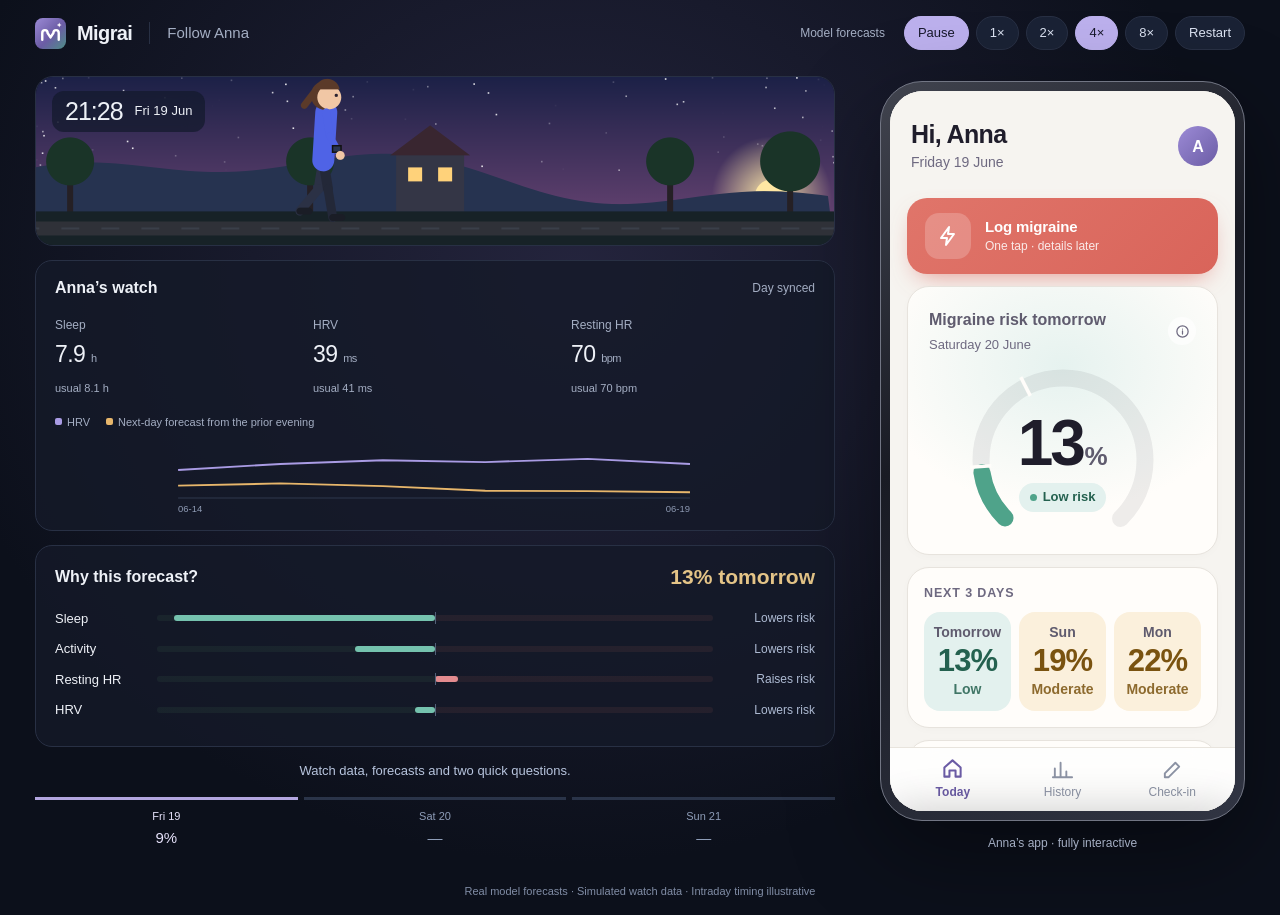
<file: demo_model/index.html>
<!doctype html>
<html lang="en"><head><meta charset="utf-8"><meta name="viewport" content="width=device-width,initial-scale=1"><title>Follow Anna · Migrai</title><link rel="icon" href="logo.svg"><link rel="stylesheet" href="scenario.css"></head>
<body><div class="demo-shell">
<header class="demo-top"><div class="demo-brand"><img src="logo.svg" alt="">Migrai <span>Follow Anna</span></div><div class="demo-controls"><span id="mode">Model forecasts</span><button id="play">Pause</button><button data-speed="1">1×</button><button data-speed="2">2×</button><button data-speed="4" class="on">4×</button><button data-speed="8">8×</button><button id="restart">Restart</button></div></header>
<main class="demo-main"><section class="data-side">
<div class="scene-wrap"><canvas id="scene"></canvas><div class="scene-hud"><strong id="clock">06:00</strong><span id="scene-day"></span></div></div>
<section class="data-card"><div class="card-heading"><h2>Anna’s watch</h2><span id="sync-label">Syncing</span></div><div id="watch-values" class="watch-values"></div><div id="signal-chart"></div></section>
<section class="data-card"><div class="card-heading"><h2>Why this forecast?</h2><strong id="forecast-value"></strong></div><div id="effects"></div></section>
<div class="demo-status" id="demo-status" role="status">Watch data, forecasts and two quick questions.</div>
<div class="timeline" id="timeline"></div>
</section>
<section class="mobile-side" aria-label="Anna’s mobile app"><div class="mobile-frame"><iframe id="anna-app" src="mobile/index.html?embedded&day=169" title="Anna’s Migrai app"></iframe></div><span class="mobile-caption">Anna’s app · fully interactive</span></section></main>
<footer>Real model forecasts · Simulated watch data · Intraday timing illustrative</footer>
</div><script src="anna_data.js"></script><script src="scenario-data.js"></script><script src="scene.js"></script><script src="scenario.js"></script></body></html>
</file>
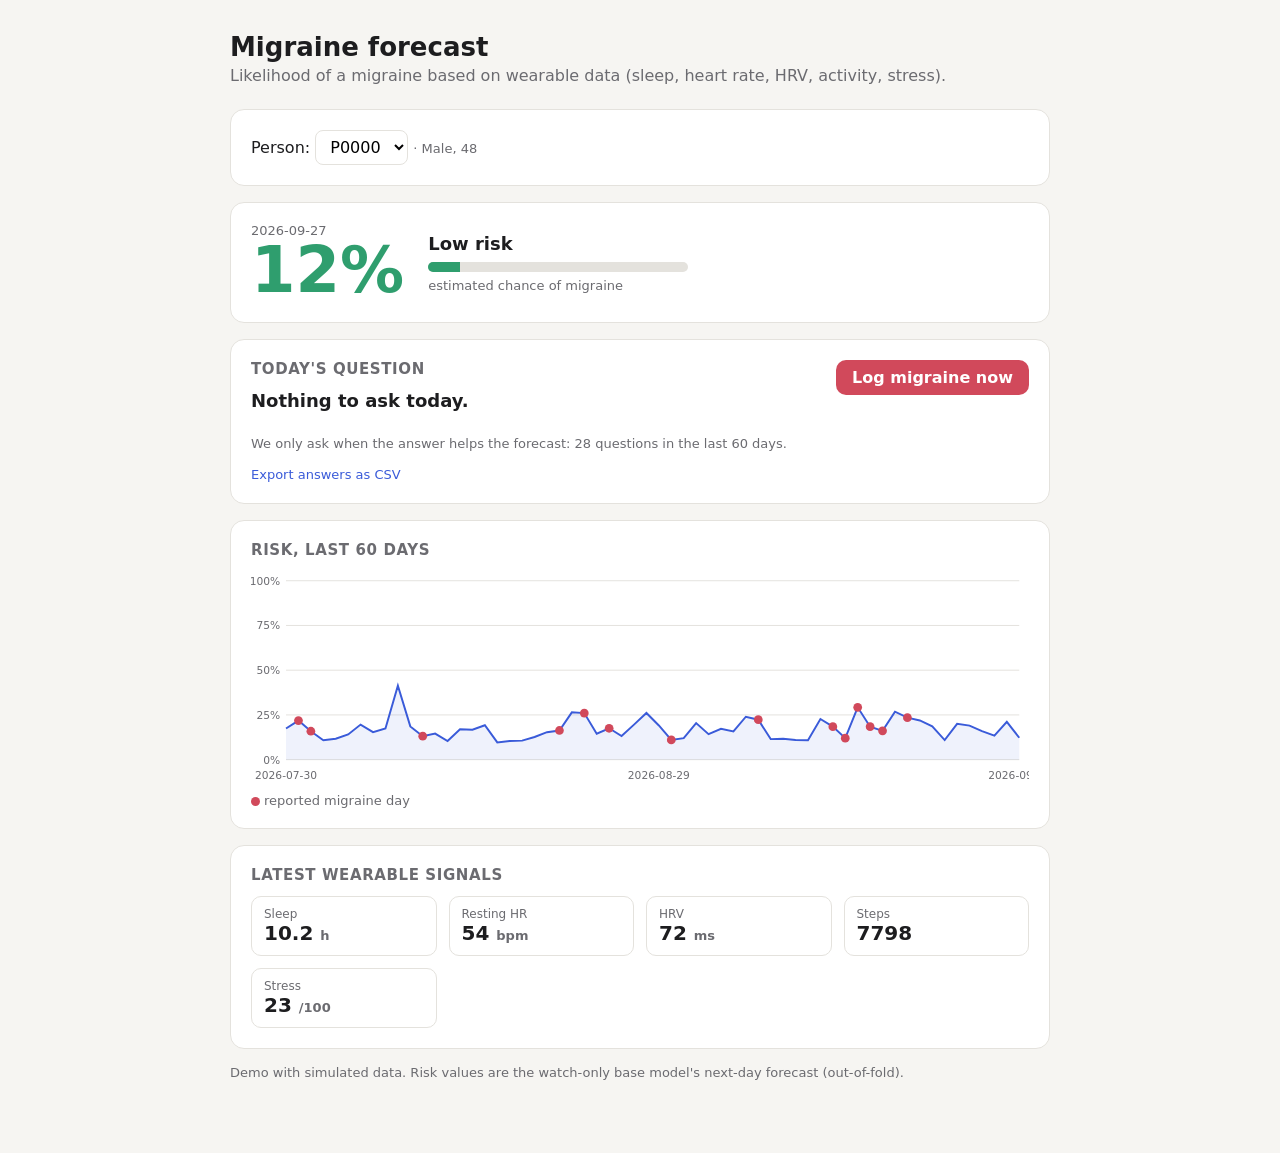
<file: docs/index.html>
<!doctype html>
<html lang="en">
<head>
<meta charset="utf-8">
<meta name="viewport" content="width=device-width, initial-scale=1">
<title>Migraine forecast</title>
<style>
  :root { --bg:#f6f5f2; --card:#fff; --ink:#1d1d1f; --muted:#6b6b70; --line:#e4e2dd;
          --low:#2f9e6e; --mid:#e0a020; --high:#d1495b; --accent:#3a5bd9; }
  * { box-sizing: border-box; }
  body { margin:0; font-family: system-ui, -apple-system, "Segoe UI", sans-serif; background:var(--bg); color:var(--ink); }
  main { max-width: 860px; margin: 0 auto; padding: 32px 20px 60px; }
  h1 { font-size: 26px; margin: 0 0 4px; }
  .sub { color: var(--muted); margin: 0 0 24px; }
  .card { background: var(--card); border: 1px solid var(--line); border-radius: 14px; padding: 20px; margin-bottom: 16px; }
  select { font: inherit; padding: 6px 10px; border-radius: 8px; border: 1px solid var(--line); background: #fff; }
  .today { display: flex; align-items: center; gap: 24px; flex-wrap: wrap; }
  .pct { font-size: 64px; font-weight: 700; line-height: 1; }
  .label { font-size: 18px; font-weight: 600; }
  .bar { height: 10px; border-radius: 5px; background: var(--line); overflow: hidden; width: 260px; max-width: 100%; margin-top: 8px; }
  .bar > div { height: 100%; }
  h2 { font-size: 15px; margin: 0 0 12px; color: var(--muted); font-weight: 600; text-transform: uppercase; letter-spacing: .04em; }
  svg { width: 100%; height: auto; display: block; }
  .signals { display: grid; grid-template-columns: repeat(auto-fit, minmax(150px, 1fr)); gap: 12px; }
  .sig { border: 1px solid var(--line); border-radius: 10px; padding: 10px 12px; }
  .sig .n { font-size: 12px; color: var(--muted); }
  .sig .v { font-size: 20px; font-weight: 600; }
  .legend { font-size: 13px; color: var(--muted); margin-top: 8px; }
  .dot { display:inline-block; width:9px; height:9px; border-radius:50%; background:var(--high); vertical-align: middle; margin-right: 4px; }
  .note { font-size: 13px; color: var(--muted); }
  .qtext { font-size: 18px; font-weight: 600; margin: 0 0 12px; }
  .opts { display: flex; gap: 8px; flex-wrap: wrap; }
  .opts button { font: inherit; padding: 8px 16px; border-radius: 999px; border: 1px solid var(--line); background: #fff; cursor: pointer; }
  .opts button.on { background: var(--ink); color: #fff; border-color: var(--ink); }
  .opts-export { font: inherit; font-size: 13px; padding: 0; border: 0; background: none; color: var(--accent); cursor: pointer; }
  .log { font: inherit; font-weight: 600; padding: 8px 16px; border: 0; border-radius: 10px; background: var(--high); color: #fff; cursor: pointer; float: right; }
</style>
</head>
<body>
<main>
  <h1>Migraine forecast</h1>
  <p class="sub">Likelihood of a migraine based on wearable data (sleep, heart rate, HRV, activity, stress).</p>

  <div class="card">
    <label>Person: <select id="person"></select></label>
    <span id="meta" class="note"></span>
  </div>

  <div class="card today">
    <div>
      <div class="note" id="date"></div>
      <div class="pct" id="pct"></div>
    </div>
    <div>
      <div class="label" id="level"></div>
      <div class="bar"><div id="fill"></div></div>
      <div class="note" style="margin-top:6px">estimated chance of migraine</div>
    </div>
  </div>

  <div class="card">
    <button class="log" id="log">Log migraine now</button>
    <h2>Today's question</h2>
    <p class="qtext" id="qtext"></p>
    <div class="opts" id="opts"></div>
    <p class="note" id="qnote"></p>
    <button class="opts-export" id="export">Export answers as CSV</button>
  </div>

  <div class="card">
    <h2>Risk, last 60 days</h2>
    <svg id="chart" viewBox="0 0 800 220"></svg>
    <div class="legend"><span class="dot"></span>reported migraine day</div>
  </div>

  <div class="card">
    <h2>Latest wearable signals</h2>
    <div class="signals" id="signals"></div>
  </div>

  <p class="note">Demo with simulated data. Risk values are the watch-only base model's next-day forecast (out-of-fold).</p>
</main>

<script>
const SIGNALS = [
  ["sleep_hours", "Sleep", "h", 1], ["resting_hr", "Resting HR", "bpm", 0],
  ["hrv_rmssd", "HRV", "ms", 0], ["steps", "Steps", "", 0], ["stress_score", "Stress", "/100", 0],
];
const color = r => r < 0.2 ? "var(--low)" : r < 0.5 ? "var(--mid)" : "var(--high)";
const level = r => r < 0.2 ? "Low risk" : r < 0.5 ? "Moderate risk" : "High risk";

function lastValue(days, key) {
  for (let i = days.length - 1; i >= 0; i--) if (days[i][key] != null) return days[i][key];
  return null;
}

function chart(days) {
  const W = 800, H = 220, L = 36, R = 10, T = 10, B = 26;
  const x = i => L + i * (W - L - R) / (days.length - 1);
  const y = r => T + (1 - r) * (H - T - B);
  let s = "";
  for (const g of [0, 0.25, 0.5, 0.75, 1]) {
    s += `<line x1="${L}" x2="${W - R}" y1="${y(g)}" y2="${y(g)}" stroke="#e4e2dd"/>`;
    s += `<text x="${L - 6}" y="${y(g) + 4}" font-size="11" fill="#6b6b70" text-anchor="end">${g * 100}%</text>`;
  }
  const pts = days.map((d, i) => `${x(i)},${y(d.risk)}`).join(" ");
  s += `<polygon points="${x(0)},${y(0)} ${pts} ${x(days.length - 1)},${y(0)}" fill="#3a5bd9" opacity=".08"/>`;
  s += `<polyline points="${pts}" fill="none" stroke="#3a5bd9" stroke-width="2"/>`;
  days.forEach((d, i) => {
    if (d.migraine) s += `<circle cx="${x(i)}" cy="${y(d.risk)}" r="4.5" fill="#d1495b"/>`;
  });
  for (const i of [0, Math.floor(days.length / 2), days.length - 1])
    s += `<text x="${x(i)}" y="${H - 6}" font-size="11" fill="#6b6b70" text-anchor="middle">${days[i].date}</text>`;
  document.getElementById("chart").innerHTML = s;
}

function show(p) {
  const last = p.days[p.days.length - 1];
  document.getElementById("meta").textContent = ` · ${p.sex === "F" ? "Female" : "Male"}, ${p.age}`;
  document.getElementById("date").textContent = last.date;
  const pct = document.getElementById("pct");
  pct.textContent = Math.round(last.risk * 100) + "%";
  pct.style.color = color(last.risk);
  document.getElementById("level").textContent = level(last.risk);
  const fill = document.getElementById("fill");
  fill.style.width = (last.risk * 100) + "%";
  fill.style.background = color(last.risk);
  chart(p.days);
  question(p, last);
  document.getElementById("signals").innerHTML = SIGNALS.map(([k, name, unit, dec]) => {
    const v = lastValue(p.days, k);
    return `<div class="sig"><div class="n">${name}</div><div class="v">${v == null ? "–" : v.toFixed(dec)} <span class="note">${unit}</span></div></div>`;
  }).join("");
}

// Every tap is stored as model-ready fields per person-day (same schema as
// data/labels.csv from collection/simulate_answers.py). Unset fields = unknown.
const FIELDS = ["migraine", "intensity", "onset", "prodrome", "stress", "illness", "alcohol"];
const labels = JSON.parse(localStorage.getItem("labels") || "{}");

function record(key, question, answer, fields) {
  labels[key] = { ...labels[key], question, answer, ...fields };
  localStorage.setItem("labels", JSON.stringify(labels));
}

function question(p, day) {
  const key = `${p.id},${day.date}`, q = day.question, saved = labels[key] || {};
  const asked = p.days.filter(d => d.question).length;
  document.getElementById("qnote").textContent =
    `We only ask when the answer helps the forecast: ${asked} questions in the last ${p.days.length} days.`;
  document.getElementById("qtext").textContent = q ? q.text : "Nothing to ask today.";
  const opts = document.getElementById("opts");
  opts.innerHTML = q ? q.options.map((o, i) =>
    `<button data-i="${i}" class="${saved.question === q.id && saved.answer === o.label ? "on" : ""}">${o.label}</button>`).join("") : "";
  opts.onclick = e => {
    if (e.target.dataset.i == null) return;
    const o = q.options[e.target.dataset.i];
    // Changing an answer must not leave fields from the previous one behind.
    const clear = Object.fromEntries(q.options.flatMap(x => Object.keys(x.set)).map(f => [f, undefined]));
    record(key, q.id, o.label, { ...clear, ...o.set });
    question(p, day);
  };
  const log = document.getElementById("log");
  log.textContent = saved.onset ? `Logged ${saved.onset}` : "Log migraine now";
  log.onclick = () => {
    record(key, "log_now", "", { migraine: 1, onset: new Date().toTimeString().slice(0, 5) });
    question(p, day);
  };
}

function exportCsv() {
  const rows = Object.entries(labels).sort().map(([k, v]) =>
    [k, v.question, v.answer, ...FIELDS.map(f => v[f] ?? "")].join(","));
  const csv = ["person_id,date,question,answer," + FIELDS.join(","), ...rows].join("\n");
  Object.assign(document.createElement("a"), {
    href: URL.createObjectURL(new Blob([csv], { type: "text/csv" })), download: "labels.csv",
  }).click();
}
document.getElementById("export").onclick = exportCsv;

fetch("data.json").then(r => r.json()).then(persons => {
  const sel = document.getElementById("person");
  sel.innerHTML = persons.map((p, i) => `<option value="${i}">${p.id}</option>`).join("");
  sel.onchange = () => show(persons[sel.value]);
  show(persons[0]);
});
</script>
</body>
</html>
</file>
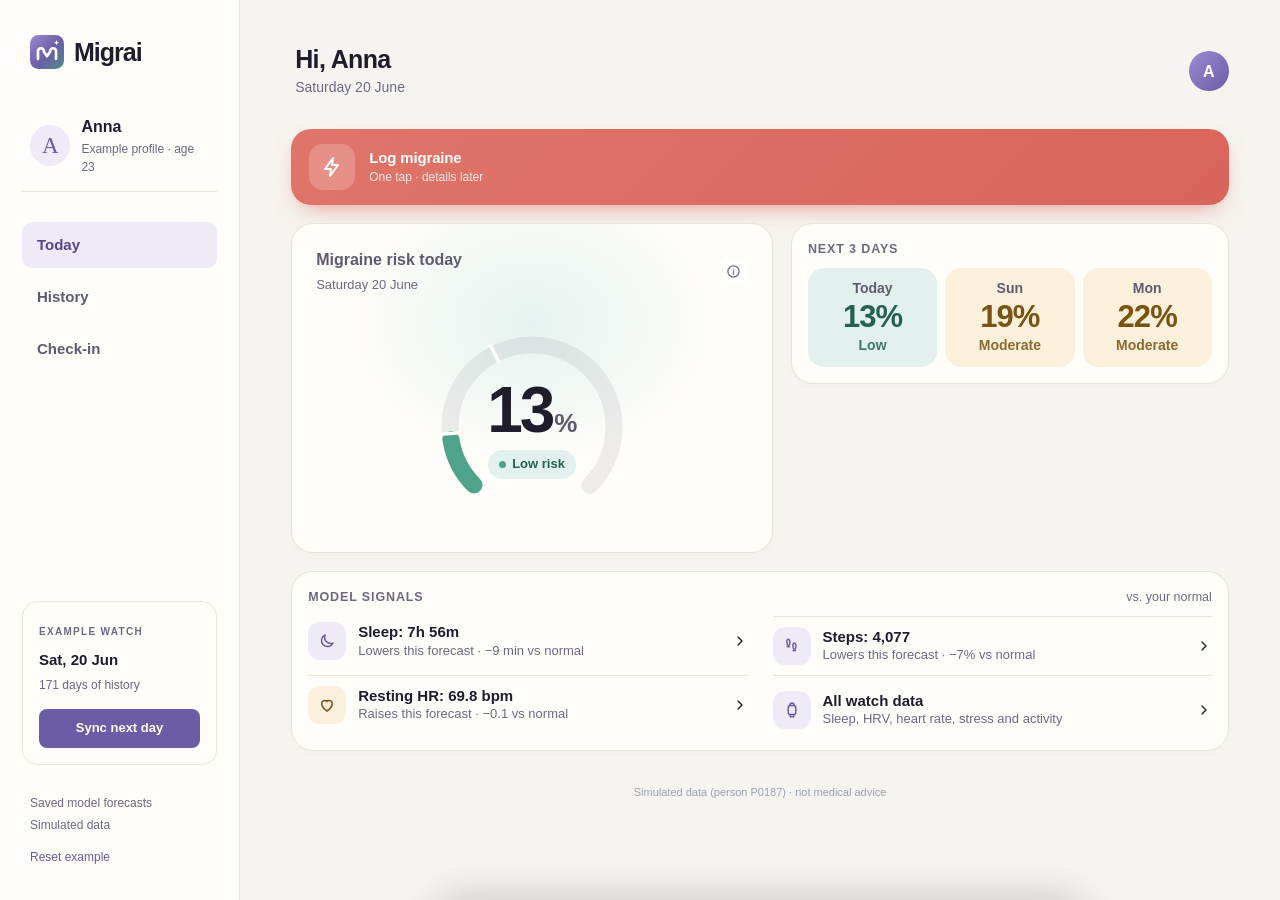
<file: demo_model/mobile/index.html>
<!doctype html>
<html lang="en">
<head>
  <meta charset="utf-8">
  <meta name="viewport" content="width=device-width, initial-scale=1, viewport-fit=cover">
  <meta name="theme-color" content="#f6f4f0">
  <title>Migrai · Anna’s app</title>
  <link rel="icon" href="../logo.svg" type="image/svg+xml">
  <link rel="stylesheet" href="../styles.css">
  <link rel="stylesheet" href="../product.css"><style>.mobile-sync{display:none!important}.head{padding-right:0!important}.head h1{font-size:25px}.banner{display:grid!important;top:12px!important;z-index:90}.banner .nh button{font-size:21px;padding:0 4px;line-height:1}.banner small{display:block;margin-top:5px;color:var(--brand);font-weight:600}.banner:not(.on){pointer-events:none}.banner.on{pointer-events:auto}.answer-history{display:flex;gap:20px;padding:10px 0;font-size:14px;border-bottom:1px solid var(--line)}.answer-history span{color:var(--ink-3)}</style>
</head>
<body>
<div id="stage">
  <aside class="product-sidebar">
    <a class="product-brand" href="./"><img src="../logo.svg" alt="">Migrai</a>
    <button class="product-person" data-act="profile"><span>A</span><div><b>Anna</b><small>Example profile · age 23</small></div></button>
    <nav class="product-nav" aria-label="App navigation">
      <button class="side-link on" data-act="goto" data-tab="today">Today</button>
      <button class="side-link" data-act="goto" data-tab="history">History</button>
      <button class="side-link" data-act="goto" data-tab="checkin">Check-in<span id="sidebar-badge"></span></button>
    </nav>
    <section class="product-watch"><span class="product-label">EXAMPLE WATCH</span><b id="watch-date"></b><p id="watch-history"></p><button class="sync-button" data-act="nextDay">Sync next day</button></section>
    <div class="product-bottom"><span id="model-mode">Model forecasts</span><span>Simulated data</span><button data-act="reset">Reset example</button></div>
    <div id="picker" hidden></div><span id="aboutRate" hidden></span>
  </aside>
  <div class="device">
    <div class="phone" id="phone"><div class="screen" id="screen">
      <div class="statusbar" hidden><span id="sbTime"></span></div>
      <div class="banner" id="banner" data-act="banner"></div>
      <main class="views" id="views" aria-label="Migrai app"></main>
      <nav class="tabbar" id="tabbar" aria-label="Sections"></nav>
      <div class="toast" id="toast" role="status" aria-live="polite"></div>
      <div class="scrim" id="scrim" data-act="closeSheet"></div>
      <section class="sheet" id="sheet" role="dialog" aria-modal="true" aria-label="Details"><div class="grab"></div><div class="sheet-body" id="sheetBody"></div></section>
    </div></div>
  </div>
</div>
<button class="mobile-sync" data-act="nextDay" aria-label="Sync next example day">Sync watch</button>
<button id="mpick" hidden></button><div id="mpop" hidden></div><div id="printReport"></div>
<script src="../anna_data.js"></script><script src="../bootstrap.js"></script><script src="../app.js"></script><script src="../product.js"></script>
<script src="../embedded.js"></script></body>
</html>
</file>
<file: app/styles.css>
:root {
  /* stage (dark, around the phone) */
  --bg: #110f19; --panel: rgba(255,255,255,.04); --panel-line: rgba(255,255,255,.09);
  --tx: #eef1f7; --tx-2: #b9c0cf; --tx-3: #8790a3; --accent: #b3a6e0;
  /* risk scale */
  --low: #4fa38a; --mod: #e0a245; --high: #d9645a;
  --low-ink: #24614f; --low-soft: #e3f1ee; --mod-ink: #7a5310; --mod-soft: #fbf0dc; --high-ink: #9e3128; --high-soft: #fae5e2;
  /* app (light) */
  --app-bg: #f6f4f0; --card: #fffdfa; --ink: #1f1d2b; --ink-2: #5f5b6e; --ink-3: #6e6980; --line: #e8e4dd; --fill: #f0ede7;
  --brand: #6b5ca5; --brand-ink: #54478a; --brand-soft: #eeeaf7; --sleep: #5b6fa8; --sleep-soft: #e8ecf6;
  --ease: cubic-bezier(.2,.8,.2,1); --spring: cubic-bezier(.34,1.4,.5,1);
  --shadow: 0 1px 2px rgba(17,20,27,.04), 0 6px 20px rgba(17,20,27,.055);
}
* { box-sizing: border-box; -webkit-tap-highlight-color: transparent; }
html, body { margin: 0; height: 100%; }
body {
  background: radial-gradient(1100px 760px at 50% 45%, #251f3d 0%, rgba(17,15,25,0) 70%),
              radial-gradient(700px 520px at 90% 95%, rgba(217,100,90,.08), transparent 70%),
              radial-gradient(700px 520px at 6% 4%, rgba(107,92,165,.12), transparent 70%), var(--bg);
  color: var(--tx); font: 15px/1.45 Inter, -apple-system, BlinkMacSystemFont, "Segoe UI", system-ui, sans-serif;
  overflow: hidden; -webkit-font-smoothing: antialiased;
}
button { font: inherit; color: inherit; border: 0; background: none; padding: 0; cursor: pointer; }
.i { width: 1em; height: 1em; fill: none; stroke: currentColor; stroke-width: 2; stroke-linecap: round; stroke-linejoin: round; flex: none; }
.num { font-variant-numeric: tabular-nums; }
:focus-visible { outline: 2px solid var(--brand); outline-offset: 2px; }

/* ================= Stage (designed at 1600x1000, scaled to fit) ================= */
#stage { position: absolute; left: 50%; top: 50%; width: 1600px; height: 1000px; transform: translate(-50%,-50%) scale(var(--s,1));
  display: grid; grid-template-columns: 1fr 440px 1fr; align-items: center; padding: 0 64px; gap: 56px; }
.side { align-self: center; }
.side.left { justify-self: end; width: 400px; }
.side.right { justify-self: start; width: 340px; display: flex; flex-direction: column; gap: 16px; }
.brandrow { display: flex; align-items: center; gap: 12px; }
.logo { width: 40px; height: 40px; border-radius: 12px; box-shadow: 0 8px 24px rgba(179,166,224,.25); }
.logo img, .banner .ai img { display: block; width: 100%; height: 100%; }
.brand { font-weight: 700; font-size: 17px; letter-spacing: -.01em; }
.brand-sub { font-size: 13.5px; color: var(--tx-3); }
.pitch { font: 500 34px/1.14 Fraunces, Georgia, serif; letter-spacing: -.015em; margin: 30px 0 30px; }
.pitch em { font-style: normal; color: var(--tx-3); }

.picker-h { display: flex; justify-content: space-between; font-size: 11.5px; font-weight: 600; letter-spacing: .08em; text-transform: uppercase; color: var(--tx-3); margin: 0 0 10px 100px; }
.picker-h span + span { display: none; }
.picker { display: flex; flex-direction: column; gap: 8px; }
.pday { display: grid; grid-template-columns: 92px 1fr 1fr; gap: 8px; align-items: center; }
.pday .pd { font-size: 13px; font-weight: 600; color: var(--tx-2); line-height: 1.2; }
.pday .pd small { display: block; font-weight: 500; color: var(--tx-3); font-size: 12px; }
.pbtn { display: flex; align-items: center; gap: 9px; padding: 9px 11px; border-radius: 14px; background: var(--panel); border: 1px solid var(--panel-line);
  text-align: left; transition: background .2s, border-color .2s, transform .15s; position: relative; }
.pbtn:hover { background: rgba(255,255,255,.08); }
.pbtn:active { transform: scale(.97); }
.pbtn .dot { width: 9px; height: 9px; border-radius: 50%; background: var(--c); flex: none; box-shadow: 0 0 0 3px color-mix(in srgb, var(--c) 22%, transparent); }
.pbtn .pt { font-size: 13px; font-weight: 600; line-height: 1.15; }
.pbtn .pt small { display: block; font-size: 11.5px; color: var(--tx-3); font-weight: 500; }
.pbtn .pv { margin-left: auto; font-size: 13px; font-weight: 700; font-variant-numeric: tabular-nums; color: var(--tx-2); }
.pbtn.on { background: var(--tx); border-color: var(--tx); color: var(--bg); }
.pbtn.on .pt small, .pbtn.on .pv { color: #4b5263; }
.pbtn .mg { position: absolute; top: -7px; right: 8px; font-size: 10px; font-weight: 700; color: #fff; background: var(--high); border-radius: 99px; padding: 1px 7px; }
.picker-foot { display: flex; justify-content: space-between; align-items: center; margin-top: 16px; font-size: 12.5px; color: var(--tx-3); }
kbd { font: 600 11px Inter, sans-serif; border: 1px solid var(--panel-line); border-bottom-width: 2px; border-radius: 5px; padding: 1px 6px; color: var(--tx-2); background: var(--panel); }
.linkbtn { color: var(--tx-2); font-size: 12.5px; font-weight: 600; text-decoration: underline; text-underline-offset: 3px; text-decoration-color: rgba(255,255,255,.25); }
.linkbtn:hover { color: var(--tx); }

.panel { background: var(--panel); border: 1px solid var(--panel-line); border-radius: 22px; padding: 18px 20px; }
.panel h3 { margin: 0 0 8px; font-size: 12px; font-weight: 600; letter-spacing: .1em; text-transform: uppercase; color: var(--tx-3); }
.panel p { margin: 0; font-size: 14.5px; color: var(--tx-2); line-height: 1.55; }
.panel b { color: var(--tx); font-weight: 600; }
.tries { list-style: none; margin: 0; padding: 0; display: flex; flex-direction: column; gap: 4px; }
.tries li { display: flex; gap: 11px; align-items: center; font-size: 14px; color: var(--tx-2); padding: 7px 8px; margin: 0 -8px; border-radius: 12px; cursor: pointer; transition: background .2s; }
.tries li:hover { background: rgba(255,255,255,.06); }
.tries span { width: 24px; height: 24px; border-radius: 50%; display: grid; place-items: center; font-size: 12px; font-weight: 700; background: rgba(179,166,224,.16); color: #c9d4ff; flex: none; }
.fine { font-size: 12px; color: var(--tx-3); line-height: 1.5; margin: 4px 4px 0; }

/* ================= Phone frame ================= */
.device { display: grid; place-items: center; }
.phone { width: 414px; height: 868px; border-radius: 64px; padding: 12px; position: relative;
  background: linear-gradient(145deg, #3b3d45, #17181c 40%, #2a2b31);
  box-shadow: inset 0 0 0 1.5px rgba(255,255,255,.14), 0 0 0 1px #050506, 0 60px 100px -30px rgba(0,0,0,.85), 0 0 160px rgba(150,130,220,.18); }
.phone::before, .phone::after { content: ""; position: absolute; width: 4px; border-radius: 2px; background: #2c2d33; }
.phone::before { left: -3px; top: 170px; height: 64px; box-shadow: 0 84px 0 #2c2d33; }
.phone::after { right: -3px; top: 210px; height: 100px; }
.screen { position: relative; width: 390px; height: 844px; border-radius: 52px; overflow: hidden; background: var(--app-bg); color: var(--ink);
  isolation: isolate; display: flex; flex-direction: column; font-size: 15px; }
.island { position: absolute; top: 11px; left: 50%; transform: translateX(-50%); width: 120px; height: 35px; border-radius: 20px; background: #000; z-index: 60; }
.statusbar { height: 54px; flex: none; display: flex; justify-content: space-between; align-items: center; padding: 8px 32px 0 40px; font-size: 16px; font-weight: 600; z-index: 5; }
.statusbar > * { transition: opacity .25s; } .toasting .statusbar > * { opacity: 0; }
.sb-r { display: flex; gap: 6px; align-items: center; } .sb-r b { font-size: 13px; }
.sig { display: flex; gap: 2px; align-items: flex-end; height: 11px; }
.sig i { width: 3px; border-radius: 1px; background: currentColor; } .sig i:nth-child(1) { height: 4px; } .sig i:nth-child(2) { height: 6px; } .sig i:nth-child(3) { height: 8px; } .sig i:nth-child(4) { height: 11px; }
.bat { width: 25px; height: 12px; border-radius: 4px; border: 1.5px solid currentColor; padding: 1.5px; opacity: .9; }
.bat::after { content: ""; display: block; height: 100%; width: 70%; border-radius: 2px; background: currentColor; }

/* ================= App chrome ================= */
.views { flex: 1; position: relative; min-height: 0; }
.view { position: absolute; inset: 0; overflow-y: auto; overflow-x: hidden; padding: 4px 16px 28px; scrollbar-width: none; overscroll-behavior: contain; }
.view::-webkit-scrollbar { display: none; }
.view.enter { animation: viewIn .45s var(--ease) both; }
@keyframes viewIn { from { opacity: 0; transform: translateY(10px); } }
.tabbar { flex: none; display: flex; padding: 8px 8px 30px; background: rgba(255,255,255,.88); backdrop-filter: blur(20px) saturate(1.6); -webkit-backdrop-filter: blur(20px) saturate(1.6); border-top: 1px solid var(--line); z-index: 6; }
.tab { flex: 1; display: flex; flex-direction: column; align-items: center; gap: 3px; font-size: 11px; font-weight: 500; color: #8c93a4; position: relative; transition: color .2s; }
.tab .i { font-size: 23px; transition: transform .3s var(--spring); }
.tab.on { color: var(--brand); font-weight: 600; }
.tab.on .i { transform: translateY(-1px) scale(1.06); }
.tab .badge { position: absolute; top: -2px; left: calc(50% + 7px); min-width: 17px; height: 17px; border-radius: 9px; background: var(--high); color: #fff; font-size: 10.5px; font-weight: 700; display: grid; place-items: center; padding: 0 5px; border: 2px solid #fff; animation: pop .45s var(--spring) both; }
@keyframes pop { from { transform: scale(.3); opacity: 0; } }

.head { display: flex; justify-content: space-between; align-items: center; padding: 6px 4px 14px; }
.head h1 { margin: 0; font-size: 28px; font-weight: 750; letter-spacing: -.025em; line-height: 1.1; }
.head p { margin: 3px 0 0; font-size: 14px; color: var(--ink-3); }
.avatar { width: 40px; height: 40px; border-radius: 50%; display: grid; place-items: center; font-weight: 700; color: #fff; background: linear-gradient(135deg, #9c8bd6, #6b5ca5); font-size: 16px; flex: none; transition: transform .15s; }
.avatar:active { transform: scale(.92); }
.stack { display: flex; flex-direction: column; gap: 12px; }
.card { background: var(--card); border-radius: 22px; padding: 16px; box-shadow: var(--shadow); position: relative; }
.card h4 { margin: 0 0 10px; font-size: 12.5px; font-weight: 650; color: var(--ink-3); text-transform: uppercase; letter-spacing: .07em; display: flex; justify-content: space-between; align-items: baseline; gap: 8px; }
.card h4 span { white-space: nowrap; text-transform: none; letter-spacing: 0; font-weight: 500; font-size: 12.5px; }
.tap { cursor: pointer; transition: transform .18s var(--ease), background .2s; }
.tap:active { transform: scale(.985); }
.chev { color: #b4bac8; font-size: 18px; }
.muted { color: var(--ink-3); font-size: 13px; }
.foot-note { text-align: center; font-size: 11.5px; color: #9aa1b1; margin: 16px 0 0; }
.anim > * { animation: rise .5s var(--ease) both; }
.anim > *:nth-child(2) { animation-delay: .05s; } .anim > *:nth-child(3) { animation-delay: .1s; } .anim > *:nth-child(4) { animation-delay: .15s; }
.anim > *:nth-child(5) { animation-delay: .2s; } .anim > *:nth-child(6) { animation-delay: .25s; } .anim > *:nth-child(n+7) { animation-delay: .3s; }
@keyframes rise { from { opacity: 0; transform: translateY(12px); } }

/* Risk levels */
.lvl-low { --c: var(--low); --ci: var(--low-ink); --cs: var(--low-soft); }
.lvl-mod { --c: var(--mod); --ci: var(--mod-ink); --cs: var(--mod-soft); }
.lvl-high { --c: var(--high); --ci: var(--high-ink); --cs: var(--high-soft); }
.lvl-none { --c: #c9c4bb; --ci: var(--ink-3); --cs: var(--fill); }
.pill { display: inline-flex; align-items: center; gap: 6px; padding: 5px 11px; border-radius: 99px; font-size: 13px; font-weight: 700; background: var(--cs); color: var(--ci); white-space: nowrap; }
.pill i { width: 7px; height: 7px; border-radius: 50%; background: var(--c); }
.chip { display: inline-flex; align-items: center; gap: 5px; font-size: 12px; font-weight: 650; padding: 4px 9px; border-radius: 99px; background: var(--fill); color: var(--ink-2); white-space: nowrap; }
.chip.good { background: var(--low-soft); color: var(--low-ink); } .chip.bad { background: var(--high-soft); color: var(--high-ink); } .chip.warn { background: var(--mod-soft); color: var(--mod-ink); } .chip.brand { background: var(--brand-soft); color: var(--brand-ink); }

/* Hero gauge */
.hero { padding: 18px 18px 16px; overflow: hidden; }
.hero::before { content: ""; position: absolute; inset: 0; border-radius: inherit; background: radial-gradient(260px 200px at 50% 30%, var(--cs), transparent 72%); opacity: .9; transition: background .8s; }
.hero > * { position: relative; }
.hero-top { display: flex; justify-content: space-between; align-items: center; }
.hero-lab { font-size: 13.5px; font-weight: 600; color: var(--ink-2); }
.hero-lab small { display: block; font-size: 12.5px; color: var(--ink-3); font-weight: 500; }
.info { width: 28px; height: 28px; border-radius: 50%; display: grid; place-items: center; color: var(--ink-3); background: rgba(255,255,255,.7); font-size: 15px; }
.gauge { position: relative; width: 210px; height: 178px; margin: 6px auto 0; }
.gauge svg { width: 210px; height: 210px; position: absolute; top: 0; left: 0; }
.g-track { stroke: rgba(17,20,27,.07); }
.g-val { stroke: var(--c); transition: stroke-dasharray 1.2s var(--ease), stroke .6s; }
.g-tick { stroke: var(--card); stroke-width: 3.5; }
.gnum { position: absolute; left: 0; right: 0; top: 56px; text-align: center; font-size: 64px; font-weight: 750; letter-spacing: -.05em; line-height: 1; font-variant-numeric: tabular-nums; }
.gnum small { font-size: 26px; font-weight: 650; color: var(--ink-2); letter-spacing: -.02em; margin-left: 2px; }
.gsub { position: absolute; left: 0; right: 0; top: 128px; display: flex; justify-content: center; }
.g-scale { position: absolute; bottom: 4px; font-size: 11px; color: var(--ink-3); font-weight: 600; }
.hero-ctx { text-align: center; font-size: 13.5px; color: var(--ink-2); margin: 4px 0 0; text-wrap: balance; }
.hero-ctx b { color: var(--ink); }

.strip { display: grid; grid-template-columns: repeat(3, 1fr); gap: 8px; }
.tile { border-radius: 16px; padding: 10px 8px 11px; text-align: center; background: var(--cs); transition: transform .18s var(--ease); cursor: pointer; }
.tile:active { transform: scale(.96); }
.tile .d { font-size: 12.5px; color: var(--ink-2); font-weight: 600; }
.tile .v { font-size: 24px; font-weight: 750; color: var(--ci); font-variant-numeric: tabular-nums; letter-spacing: -.03em; line-height: 1.2; }
.tile .l { font-size: 11.5px; font-weight: 600; color: var(--ci); opacity: .85; }
.tile.pending { background: transparent; border: 1.5px dashed #d8d3cb; }
.tile.pending .v { color: #a3aaba; font-weight: 600; }
.tile.pending .l { color: var(--ink-3); }

/* Rows (drivers, plan, lists) */
.rows { display: flex; flex-direction: column; }
.row { display: grid; grid-template-columns: 38px 1fr auto; gap: 12px; align-items: center; padding: 10px 0; border-top: 1px solid var(--line); text-align: left; width: 100%; }
.row:first-child { border-top: 0; padding-top: 2px; }
.row:last-child { padding-bottom: 0; }
.ri { width: 38px; height: 38px; border-radius: 12px; display: grid; place-items: center; background: var(--brand-soft); color: var(--brand); font-size: 18px; }
.ri.bad { background: var(--high-soft); color: var(--high-ink); } .ri.warn { background: var(--mod-soft); color: var(--mod-ink); } .ri.good { background: var(--low-soft); color: var(--low-ink); }
.ri.sleep { background: var(--sleep-soft); color: var(--sleep); }
.row b { display: block; font-size: 15px; font-weight: 600; line-height: 1.25; }
.row .s { display: block; font-size: 13px; color: var(--ink-3); line-height: 1.3; margin-top: 1px; }
.cbox { width: 26px; height: 26px; border-radius: 9px; border: 2px solid #d8d3cb; display: grid; place-items: center; color: transparent; font-size: 15px; transition: all .25s var(--ease); }
.cbox .i { stroke-width: 3; }
.done .cbox { background: var(--low); border-color: var(--low); color: #fff; animation: pop .35s var(--spring); }
.done b { color: var(--ink-3); text-decoration: line-through; text-decoration-color: #b8bfcc; }
.progress { height: 5px; border-radius: 3px; background: var(--fill); overflow: hidden; margin: 0 0 6px; }
.progress i { display: block; height: 100%; width: var(--w); background: var(--low); border-radius: 3px; transition: width .5s var(--ease); }
.toggle { width: 50px; height: 30px; border-radius: 99px; background: #d8dce5; position: relative; transition: background .25s; flex: none; }
.toggle::after { content: ""; position: absolute; left: 3px; top: 3px; width: 24px; height: 24px; border-radius: 50%; background: #fff; box-shadow: 0 2px 5px rgba(0,0,0,.2); transition: transform .3s var(--spring); }
.toggle.on { background: var(--low); } .toggle.on::after { transform: translateX(20px); }
.conf { display: flex; align-items: center; gap: 10px; font-size: 13px; color: var(--ink-2); padding: 12px 16px; }
.bars5 { display: inline-flex; gap: 2.5px; align-items: flex-end; }
.bars5 i { width: 5px; border-radius: 2px; background: #dedad2; } .bars5 i.on { background: var(--brand); }
.bars5 i:nth-child(1) { height: 6px; } .bars5 i:nth-child(2) { height: 8px; } .bars5 i:nth-child(3) { height: 10px; } .bars5 i:nth-child(4) { height: 12px; } .bars5 i:nth-child(5) { height: 14px; }

.attack-card { display: grid; grid-template-columns: 44px 1fr auto; gap: 12px; align-items: center; background: linear-gradient(135deg, #fff, #fcf3f1); }
.attack-card .ri { width: 44px; height: 44px; border-radius: 14px; background: var(--high); color: #fff; font-size: 21px; }
.attack-card b { font-size: 15.5px; display: block; }
.btn { display: inline-flex; align-items: center; justify-content: center; gap: 8px; padding: 12px 16px; border-radius: 14px; font-weight: 650; font-size: 15px; transition: transform .15s, background .2s, opacity .2s; }
.btn:active { transform: scale(.97); }
.btn.primary { background: var(--brand); color: #fff; } .btn.dark { background: var(--ink); color: #fff; }
.btn.soft { background: var(--fill); color: var(--ink); } .btn.danger { background: var(--high); color: #fff; }
.btn.small { padding: 8px 12px; font-size: 13.5px; border-radius: 11px; }
.btn.block { width: 100%; }
.btn.ghost-danger { color: var(--high-ink); background: var(--high-soft); }

/* Check-in */
.logbig { display: flex; flex-direction: column; align-items: center; text-align: center; padding: 22px 16px 18px; }
.logbtn { width: 116px; height: 116px; border-radius: 50%; background: radial-gradient(circle at 35% 30%, #e58a80, var(--high) 60%); color: #fff; display: grid; place-items: center; font-size: 44px;
  box-shadow: 0 0 0 10px var(--high-soft), 0 14px 30px -8px rgba(217,100,90,.6); position: relative; transition: transform .2s var(--spring); }
.logbtn:active { transform: scale(.93); }
.logbtn::after { content: ""; position: absolute; inset: -10px; border-radius: 50%; border: 2px solid var(--high); opacity: 0; animation: ring 2.6s infinite; }
@keyframes ring { 0% { transform: scale(.9); opacity: .5; } 70%,100% { transform: scale(1.35); opacity: 0; } }
.logbtn .i { stroke-width: 2.2; }
.logbig b { font-size: 19px; margin-top: 20px; letter-spacing: -.01em; }
.logbig .s { font-size: 13.5px; color: var(--ink-3); margin-top: 2px; }
.logbtn.logged { background: var(--high); animation: pop .5s var(--spring); }
.logbtn.logged::after { display: none; }
.eyebrow { display: inline-flex; align-items: center; gap: 6px; font-size: 12px; font-weight: 650; color: var(--brand-ink); background: var(--brand-soft); padding: 4px 10px; border-radius: 99px; margin-bottom: 10px; }
.eyebrow.auto { color: var(--high-ink); background: var(--high-soft); }
.q { font-size: 18px; font-weight: 700; line-height: 1.3; letter-spacing: -.01em; margin: 0 0 12px; }
.opts { display: flex; flex-direction: column; gap: 7px; }
.opts.wrap { flex-direction: row; flex-wrap: wrap; }
.opt { display: flex; align-items: center; gap: 12px; padding: 11px 14px; border-radius: 15px; background: var(--fill); font-weight: 600; font-size: 15px; transition: background .2s, color .2s, transform .15s; text-align: left; }
.opts.wrap .opt { flex: 1 1 auto; justify-content: center; padding: 10px 12px; }
.opt:active { transform: scale(.97); }
.opt .face { width: 22px; height: 22px; border-radius: 50%; background: var(--fc); flex: none; }
.opt.sel { background: var(--brand); color: #fff; }
.answered { display: flex; align-items: center; gap: 10px; font-size: 14px; font-weight: 600; color: var(--low-ink); background: var(--low-soft); border-radius: 14px; padding: 11px 12px; animation: rise .4s var(--ease); }
.answered .i { font-size: 18px; } .answered span { flex: 1; } .answered button { font-size: 13px; color: var(--low-ink); text-decoration: underline; text-underline-offset: 2px; }
.evidence { list-style: none; padding: 0; margin: 0 0 12px; display: flex; flex-direction: column; gap: 6px; }
.evidence li { display: flex; align-items: center; gap: 8px; font-size: 13.5px; color: var(--ink-2); }
.evidence .i { color: var(--ink-3); }
.yn { display: grid; grid-template-columns: 1fr 1fr; gap: 8px; }
.dq-top { display: flex; align-items: center; gap: 16px; margin-bottom: 12px; }
.ring { position: relative; width: 76px; height: 76px; flex: none; }
.ring svg { width: 76px; height: 76px; transform: rotate(-90deg); }
.ring circle { transition: stroke-dasharray .9s var(--ease); }
.ring b { position: absolute; inset: 0; display: grid; place-items: center; font-size: 21px; font-weight: 750; letter-spacing: -.02em; }
.dq-top .t { font-size: 16px; font-weight: 700; } .dq-top .s { font-size: 13px; color: var(--ink-3); line-height: 1.35; }
.mrow { display: flex; justify-content: space-between; font-size: 14px; margin-top: 10px; } .mrow b { font-variant-numeric: tabular-nums; }
.meter { height: 7px; border-radius: 4px; background: var(--fill); overflow: hidden; margin-top: 6px; }
.meter i { display: block; height: 100%; border-radius: 4px; background: var(--brand); width: var(--w); transition: width .8s var(--ease); }
.meter i.bump { animation: bump .9s var(--ease); }
@keyframes bump { 40% { filter: brightness(1.35); } }
.tip { display: flex; gap: 10px; align-items: flex-start; font-size: 13px; color: var(--ink-2); background: var(--fill); padding: 10px 12px; border-radius: 14px; margin-top: 14px; line-height: 1.4; }
.tip .i { color: var(--brand); font-size: 17px; margin-top: 1px; }

/* History */
.seg { display: grid; grid-auto-flow: column; grid-auto-columns: 1fr; background: #e8e4dd; border-radius: 12px; padding: 3px; margin-bottom: 12px; }
.seg button { padding: 7px 0; border-radius: 9px; font-size: 13.5px; font-weight: 600; color: var(--ink-2); transition: background .2s, color .2s, box-shadow .2s; }
.seg button.on { background: #fff; color: var(--ink); box-shadow: 0 1px 3px rgba(17,20,27,.12); }
.score { display: grid; grid-template-columns: 1fr 1fr 1fr; gap: 0; }
.score > div { padding: 0 10px; border-left: 1px solid var(--line); } .score > div:first-child { border-left: 0; padding-left: 0; }
.score b { display: block; font-size: 24px; font-weight: 750; letter-spacing: -.03em; font-variant-numeric: tabular-nums; }
.score span { display: block; font-size: 12px; color: var(--ink-3); line-height: 1.3; }
.chart { display: block; touch-action: manipulation; }
.chart text { font-family: inherit; }
.chart .col { cursor: pointer; }
.chart .col:hover .hit { fill: rgba(107,92,165,.06); }
.legend { display: flex; flex-wrap: wrap; gap: 6px 14px; font-size: 12px; color: var(--ink-2); margin-top: 8px; }
.legend span { display: inline-flex; align-items: center; gap: 6px; }
.legend i { width: 10px; height: 10px; border-radius: 3px; background: var(--c); }
.legend i.dotm { border-radius: 50%; background: var(--ink); width: 9px; height: 9px; }
.legend i.dash { background: none; border: 1.5px dashed #aab0be; }
.cal { display: grid; grid-template-columns: repeat(7, 1fr); gap: 4px; }
.cal .dh { font-size: 10.5px; color: var(--ink-3); text-align: center; font-weight: 600; padding-bottom: 2px; }
.cal .c { aspect-ratio: 1; border-radius: 8px; background: var(--fill); font-size: 11.5px; display: grid; place-items: center; color: var(--ink-2); font-weight: 500; cursor: pointer; position: relative; transition: transform .15s; }
.cal .c:active { transform: scale(.9); }
.cal .c.mig { background: var(--high); color: #fff; font-weight: 700; }
.cal .c.nodata { background: repeating-linear-gradient(45deg, #ece8e2 0 3px, #fff 3px 6px); color: #a3aaba; }
.cal .c.fut { background: none; color: #c9c4bb; cursor: default; }
.cal .c.today { box-shadow: inset 0 0 0 2px var(--ink); }
.cal .c.period::after { content: ""; position: absolute; bottom: 3px; width: 4px; height: 4px; border-radius: 50%; background: #e46aa0; }
.cal .c.mig.period::after { background: #fff; }
.mhead { display: flex; justify-content: space-between; align-items: center; margin-bottom: 8px; }
.mhead b { font-size: 16px; }
.iconbtn { width: 34px; height: 34px; border-radius: 50%; background: var(--fill); display: grid; place-items: center; font-size: 17px; color: var(--ink-2); transition: opacity .2s; }
.iconbtn:disabled { opacity: .35; cursor: default; }
.mbars { display: grid; grid-template-columns: repeat(6, 1fr); gap: 8px; align-items: end; height: 120px; }
.mbars > div { display: flex; flex-direction: column; align-items: center; justify-content: flex-end; height: 100%; gap: 5px; cursor: pointer; }
.mbars .b { width: 100%; max-width: 34px; border-radius: 6px 6px 3px 3px; background: #edb8b1; transition: height .6s var(--ease), background .2s; min-height: 3px; }
.mbars .on .b { background: var(--high); }
.mbars .v { font-size: 13px; font-weight: 700; font-variant-numeric: tabular-nums; }
.mbars .l { font-size: 11.5px; color: var(--ink-3); font-weight: 600; }

/* Insights */
.trig .row { grid-template-columns: 1fr auto; }
.tbar { height: 8px; border-radius: 4px; background: var(--fill); margin-top: 7px; overflow: hidden; }
.tbar i { display: block; height: 100%; border-radius: 4px; background: linear-gradient(90deg, #9c8bd6, var(--brand)); width: var(--w); animation: grow 1s .2s var(--ease) both; }
@keyframes grow { from { width: 0; } }
.cyc { display: flex; gap: 14px; align-items: center; }
.cyc svg { flex: none; }
.cyc p { margin: 0; font-size: 14px; color: var(--ink-2); line-height: 1.45; }
.cyc p b { color: var(--ink); }
.note { display: flex; gap: 10px; background: linear-gradient(135deg, #f1eef8, #f6f3ff); border-radius: 18px; padding: 14px; font-size: 13.5px; color: #463c73; line-height: 1.45; }
.note .i { font-size: 18px; color: var(--brand); margin-top: 1px; }
.share { display: flex; align-items: center; gap: 12px; }

/* ================= Sheet, toast, banner ================= */
.scrim { position: absolute; inset: 0; background: rgba(10,12,20,.38); opacity: 0; pointer-events: none; transition: opacity .35s var(--ease); z-index: 40; }
.scrim.on { opacity: 1; pointer-events: auto; }
.sheet { position: absolute; left: 0; right: 0; bottom: 0; max-height: calc(100% - 60px); background: var(--app-bg); border-radius: 30px 30px 0 0; z-index: 41;
  transform: translateY(105%); transition: transform .45s var(--ease); display: flex; flex-direction: column; box-shadow: 0 -10px 40px rgba(0,0,0,.18); }
.sheet.on { transform: none; }
.sheet.drag { transition: none; }
.grab { width: 38px; height: 5px; border-radius: 3px; background: #c9cdd8; margin: 8px auto 2px; flex: none; cursor: grab; }
.sheet-body { overflow-y: auto; padding: 8px 16px 34px; scrollbar-width: none; }
.sheet-body::-webkit-scrollbar { display: none; }
.sh-head { display: flex; justify-content: space-between; align-items: flex-start; gap: 12px; padding: 6px 4px 14px; }
.sh-head h2 { margin: 0; font-size: 22px; letter-spacing: -.02em; line-height: 1.2; }
.sh-head p { margin: 3px 0 0; font-size: 13.5px; color: var(--ink-3); }
.close { width: 32px; height: 32px; border-radius: 50%; background: #e6e2db; color: var(--ink-2); display: grid; place-items: center; font-size: 15px; flex: none; }
.close .i { stroke-width: 2.6; }
.sh-text { font-size: 14.5px; color: var(--ink-2); line-height: 1.5; margin: 0; }
.sh-text b { color: var(--ink); }
.choice { display: grid; grid-template-columns: repeat(3, 1fr); gap: 7px; }
.choice button, .chips button { padding: 11px 6px; border-radius: 13px; background: var(--fill); font-weight: 600; font-size: 14.5px; transition: background .2s, color .2s, transform .15s; }
.choice button:active, .chips button:active { transform: scale(.96); }
.chips { display: flex; flex-wrap: wrap; gap: 7px; }
.chips button { padding: 9px 14px; border-radius: 99px; }
.choice button.sel, .chips button.sel { background: var(--ink); color: #fff; }
.start-at { display: flex; align-items: center; justify-content: space-between; gap: 10px; margin-top: 10px; font-size: 14px; color: var(--ink-2); font-weight: 600; }
.start-at input { font: 600 15px Inter, sans-serif; color: var(--ink); background: var(--fill); border: 0; border-radius: 11px; padding: 8px 10px; }
.grid2 { display: grid; grid-template-columns: 1fr 1fr; gap: 8px; }
.stat { background: var(--card); border-radius: 16px; padding: 11px 13px; box-shadow: var(--shadow); }
.stat .k { font-size: 12px; color: var(--ink-3); font-weight: 600; display: flex; align-items: center; gap: 6px; }
.stat .v { font-size: 19px; font-weight: 700; letter-spacing: -.02em; font-variant-numeric: tabular-nums; margin-top: 2px; }
.stat .d { font-size: 12px; font-weight: 600; color: var(--ink-3); }
.stat .d.bad { color: var(--high-ink); } .stat .d.warn { color: var(--mod-ink); } .stat .d.good { color: var(--low-ink); }

.toast { position: absolute; left: 50%; top: 10px; min-height: 35px; transform: translate(-50%, -16px); opacity: 0; z-index: 70; pointer-events: none; display: flex; align-items: center; gap: 8px; white-space: nowrap;
  background: #000; color: #fff; font-size: 14px; font-weight: 600; padding: 8px 18px; border-radius: 99px; box-shadow: 0 10px 30px rgba(0,0,0,.25); transition: all .4s var(--spring); }
.toast.on { opacity: 1; transform: translate(-50%, 0); }
.toast .i { color: #7ee2b4; font-size: 17px; }
.banner { position: absolute; left: 10px; right: 10px; top: 52px; z-index: 65; display: grid; grid-template-columns: 38px 1fr; gap: 11px; padding: 12px 14px; border-radius: 22px; cursor: pointer;
  background: rgba(250,250,252,.86); backdrop-filter: blur(24px) saturate(1.7); -webkit-backdrop-filter: blur(24px) saturate(1.7); box-shadow: 0 10px 34px rgba(0,0,0,.2);
  transform: translateY(-140%); opacity: 0; transition: transform .6s var(--spring), opacity .4s; }
.banner.on { transform: none; opacity: 1; }
.banner .ai { width: 38px; height: 38px; border-radius: 10px; overflow: hidden; }
.banner .nh { display: flex; justify-content: space-between; font-size: 12px; color: var(--ink-3); }
.banner b { display: block; font-size: 14.5px; line-height: 1.25; margin-top: 1px; }
.banner p { margin: 1px 0 0; font-size: 13.5px; color: var(--ink-2); line-height: 1.3; }

/* Doctor report (paper preview) */
.paper { background: #fff; border-radius: 6px; padding: 20px 18px; box-shadow: 0 1px 2px rgba(0,0,0,.06), 0 10px 30px rgba(17,20,27,.12); color: #1b1e27; font-size: 12px; line-height: 1.45; }
.paper .ph { display: flex; justify-content: space-between; align-items: flex-start; border-bottom: 2px solid #1b1e27; padding-bottom: 10px; margin-bottom: 12px; }
.paper h3 { margin: 0; font-size: 16px; letter-spacing: -.01em; }
.paper .meta { font-size: 11px; color: #5f5b6e; }
.paper h5 { margin: 14px 0 6px; font-size: 10.5px; text-transform: uppercase; letter-spacing: .08em; color: #5f5b6e; }
.paper table { width: 100%; border-collapse: collapse; font-size: 11.5px; }
.paper td { padding: 4px 0; border-bottom: 1px solid #ece8e2; } .paper td:last-child { text-align: right; font-weight: 600; font-variant-numeric: tabular-nums; }
.paper .kpis { display: grid; grid-template-columns: repeat(3, 1fr); gap: 8px; }
.paper .kpis div { background: #f7f5f1; border-radius: 6px; padding: 8px; } .paper .kpis b { display: block; font-size: 17px; } .paper .kpis span { font-size: 10.5px; color: #5f5b6e; }
.paper .disc { margin-top: 12px; font-size: 10px; color: #7c8496; }
#printReport { display: none; }

/* ================= Mobile: the app is the page ================= */
.mpick, .mpop { display: none; }
body.mobile { overflow: hidden; background: var(--app-bg); }
body.mobile #stage { position: fixed; inset: 0; transform: none; width: auto; height: auto; display: block; padding: 0; }
body.mobile .side { display: none; }
body.mobile .device, body.mobile .phone { position: absolute; inset: 0; width: auto; height: auto; padding: 0; border-radius: 0; background: none; box-shadow: none; }
body.mobile .phone::before, body.mobile .phone::after, body.mobile .island { display: none; }
body.mobile .screen { width: 100%; height: 100%; border-radius: 0; }
body.mobile .statusbar { height: env(safe-area-inset-top, 0px); min-height: 8px; padding: 0; overflow: hidden; color: transparent; }
body.mobile .tabbar { padding-bottom: max(10px, env(safe-area-inset-bottom)); }
body.mobile .banner { top: calc(env(safe-area-inset-top, 0px) + 8px); }
body.mobile .toast { top: calc(env(safe-area-inset-top, 0px) + 10px); }
body.mobile .mpick { display: grid; place-items: center; position: fixed; left: 10px; bottom: calc(max(10px, env(safe-area-inset-bottom)) + 64px); z-index: 80; width: 30px; height: 30px;
  border-radius: 50%; background: rgba(17,20,27,.55); color: #fff; font-size: 15px; backdrop-filter: blur(10px); -webkit-backdrop-filter: blur(10px); }
body.mobile .mpop.on { display: block; position: fixed; right: 12px; left: 12px; bottom: calc(max(10px, env(safe-area-inset-bottom)) + 104px); z-index: 81; background: #131722; color: var(--tx);
  border-radius: 22px; padding: 14px; box-shadow: 0 20px 50px rgba(0,0,0,.4); animation: rise .3s var(--ease); }
.mpop .picker { gap: 6px; } .mpop .pday { grid-template-columns: 70px 1fr 1fr; }
.mpop .picker-foot { margin-top: 10px; }

@media print {
  body { background: #fff; overflow: visible; }
  #stage, .mpick, .mpop { display: none !important; }
  #printReport { display: block; padding: 24px; }
  #printReport .paper { box-shadow: none; font-size: 13px; }
}
@media (prefers-reduced-motion: reduce) { *, *::before, *::after { animation-duration: .01ms !important; transition-duration: .01ms !important; } }

/* One-tap log button at the top of Today */
.logcta { display: flex; align-items: center; gap: 14px; width: 100%; padding: 16px 18px; border-radius: 20px; text-align: left; color: #fff;
  background: linear-gradient(135deg, #e0756a, var(--high)); box-shadow: 0 10px 24px -10px rgba(217,100,90,.7); transition: transform .15s; }
.logcta:active { transform: scale(.97); }
.logcta .lc-ic { width: 46px; height: 46px; border-radius: 14px; display: grid; place-items: center; background: rgba(255,255,255,.2); font-size: 24px; flex: none; }
.logcta b { display: block; font-size: 19px; font-weight: 700; letter-spacing: -.01em; }
.logcta small { display: block; font-size: 13px; opacity: .85; }
</file>
<file: app/live.css>
/* Live mode (live.js): side panel with clock, watch stream, feed and accuracy chart, plus a live card in the app. */
.lv-switch { display: inline-flex; gap: 4px; padding: 4px; margin: 22px 0 0; border-radius: 99px; background: var(--panel); border: 1px solid var(--panel-line); }
.lv-switch button { padding: 7px 16px; border-radius: 99px; font-size: 13px; font-weight: 600; color: var(--tx-2); display: inline-flex; align-items: center; gap: 8px; transition: background .2s, color .2s; }
.lv-switch button.on { background: var(--tx); color: var(--bg); }
.lv-dot { width: 8px; height: 8px; border-radius: 50%; background: var(--high); }
body.live .lv-dot { animation: lvpulse 1.6s infinite; }
@keyframes lvpulse { 0% { box-shadow: 0 0 0 0 rgba(217,100,90,.6); } 70%, 100% { box-shadow: 0 0 0 8px rgba(217,100,90,0); } }

.lv { display: none; flex-direction: column; gap: 12px; margin-top: 16px; }
body.live .lv { display: flex; }
body.live .pitch, body.live .picker-h, body.live #picker, body.live .picker-foot { display: none; }

.lv-top { display: flex; align-items: flex-end; justify-content: space-between; }
.lv-clock { font-size: 56px; font-weight: 300; letter-spacing: -.03em; line-height: 1; }
.lv-date { font-size: 13.5px; color: var(--tx-2); margin-top: 6px; }
.lv-state { font-size: 11px; font-weight: 700; letter-spacing: .08em; text-transform: uppercase; padding: 5px 11px; border-radius: 99px; margin-bottom: 6px; }
.lv-state.ok { background: rgba(79,163,138,.18); color: #8fd6c0; }
.lv-state.sleep { background: rgba(91,111,168,.3); color: #c6d0f0; }
.lv-state.bad { background: rgba(217,100,90,.25); color: #ffb3aa; }
.lv-ctl { display: flex; gap: 4px; flex-wrap: nowrap; }
.lv-ctl button { padding: 5px 8px; white-space: nowrap; border-radius: 99px; font-size: 12px; font-weight: 600; background: var(--panel); border: 1px solid var(--panel-line); color: var(--tx-2); }
.lv-ctl button:hover { background: rgba(255,255,255,.08); }
.lv-ctl button.on { background: var(--accent); color: var(--bg); border-color: var(--accent); }
.lv-ctl #lvPause { min-width: 52px; }

.lv-box { background: var(--panel); border: 1px solid var(--panel-line); border-radius: 18px; padding: 12px 14px; }
.lv-h { display: flex; justify-content: space-between; font-size: 11px; font-weight: 600; letter-spacing: .08em; text-transform: uppercase; color: var(--tx-3); margin-bottom: 6px; }
.lv-h span + span { letter-spacing: 0; text-transform: none; font-weight: 500; }
#lvSpark .sp { fill: none; stroke: #ff8f86; stroke-width: 2; stroke-linejoin: round; }
#lvSpark .spd { fill: #ff8f86; stroke: var(--bg); stroke-width: 2; }
.lv-vals { display: flex; justify-content: space-between; font-size: 12.5px; color: var(--tx-2); margin-top: 4px; }
.lv-vals span { display: inline-flex; align-items: center; gap: 5px; }
.lv-vals b { color: var(--tx); font-size: 15px; }

.lv-feed { height: 132px; overflow: hidden; display: flex; flex-direction: column; gap: 2px;
  -webkit-mask-image: linear-gradient(#000 60%, transparent); mask-image: linear-gradient(#000 60%, transparent); }
.lv-row { display: grid; grid-template-columns: 42px 16px 1fr; gap: 8px; align-items: center; font-size: 12.5px; color: var(--tx-2); padding: 3px 4px; animation: lvin .35s var(--ease); }
.lv-row .num { color: var(--tx-3); font-size: 11.5px; }
.lv-row.ev { color: var(--tx); } .lv-row.ev .i { color: var(--accent); }
.lv-row.bad { color: #ffb3aa; } .lv-row.bad .i { color: var(--high); }
@keyframes lvin { from { opacity: 0; transform: translateY(-6px); } }

#lvAcc text { font: 500 10px Inter, sans-serif; fill: var(--tx-3); }
#lvAcc .grid { stroke: rgba(255,255,255,.08); }
#lvAcc .gap { fill: rgba(179,166,224,.16); }
#lvAcc .base { fill: none; stroke: #8790a3; stroke-width: 1.8; stroke-dasharray: 4 3; }
#lvAcc .ans { fill: none; stroke: var(--accent); stroke-width: 2.4; stroke-linejoin: round; }
#lvAcc .anna { fill: var(--accent); stroke: var(--bg); stroke-width: 2.5; transform-box: fill-box; transform-origin: center; }
#lvAcc .anna.pulse { animation: lvbump .9s var(--spring); }
#lvAcc .annal { fill: var(--tx); font-weight: 700; }
@keyframes lvbump { 40% { transform: scale(1.9); } }
.lv-legend { display: flex; gap: 14px; font-size: 11.5px; color: var(--tx-2); margin-top: 2px; }
.lv-legend i { display: inline-block; width: 14px; height: 0; margin-right: 6px; vertical-align: middle; border-top: 2.4px solid var(--accent); }
.lv-legend i.base { border-top: 1.8px dashed #8790a3; }
.lv-note { margin: 8px 0 0; font-size: 12px; line-height: 1.5; color: var(--tx-3); }
.lv-note b { color: var(--tx); font-weight: 600; }

/* Live card inside the app (light theme) */
.live-card { padding: 14px 16px; }
.lc-h { display: flex; align-items: center; gap: 8px; font-size: 12.5px; font-weight: 650; color: var(--ink); margin-bottom: 10px; }
.lc-dot { width: 8px; height: 8px; border-radius: 50%; background: var(--high); animation: lvpulse 1.6s infinite; }
.lc-t { margin-left: auto; font-weight: 500; color: var(--ink-3); font-size: 12px; }
.lc-grid { display: grid; grid-template-columns: repeat(3, 1fr); gap: 8px; }
.lc-grid div { background: var(--fill); border-radius: 12px; padding: 8px 10px; }
.lc-grid span { display: block; font-size: 11px; color: var(--ink-3); }
.lc-grid b { font-size: 21px; font-weight: 700; color: var(--ink); letter-spacing: -.02em; }
.lc-grid small { font-size: 11px; color: var(--ink-3); margin-left: 3px; }
.lv-ctl button:disabled { opacity: .35; cursor: default; }

/* Phone only (button top right, or F) */
.side { transition: opacity .5s var(--ease), visibility .5s; }
body.phone-only .side { opacity: 0; visibility: hidden; }
.po-btn { position: fixed; top: 14px; right: 14px; z-index: 20; padding: 7px 14px; border-radius: 99px; font-size: 12.5px; font-weight: 600;
  color: var(--tx-2); background: var(--panel); border: 1px solid var(--panel-line); transition: opacity .3s; }
.po-btn:hover { color: var(--tx); background: rgba(255,255,255,.08); }
body.phone-only .po-btn { opacity: .15; } body.phone-only .po-btn:hover { opacity: 1; }
body.mobile .po-btn { display: none; }
</file>
<file: demo_model/scenario.css>
:root{font:16px/1.5 Inter,-apple-system,BlinkMacSystemFont,"Segoe UI",sans-serif;color:#eef1f7;background:#0c101b;--muted:#a4aec3;--line:#283044;--accent:#b3a6e0;--panel:#141a29}*{box-sizing:border-box}body{margin:0;background:radial-gradient(ellipse at 45% 30%,#24243d,transparent 65%)}button{font:inherit;cursor:pointer}.demo-shell{max-width:1310px;margin:auto;padding:0 35px}.demo-top{display:flex;align-items:center;justify-content:space-between;gap:15px;height:86px}.demo-brand{display:flex;align-items:center;gap:11px;font-size:20px;font-weight:650;letter-spacing:-.6px}.demo-brand img{height:31px;width:31px}.demo-brand span{border-left:1px solid var(--line);margin-left:6px;padding-left:17px;font-size:15px;font-weight:400;color:var(--muted);letter-spacing:0}.demo-controls{display:flex;gap:7px;align-items:center}.demo-controls>span{font-size:12px;color:var(--muted);margin-right:12px}.demo-controls button{padding:6px 13px;border:1px solid var(--line);background:#1a2235;border-radius:20px;color:#dce3f2;font-size:13px}.demo-controls button.on,#play{color:#17182b;background:#bcb0ed;border-color:#bcb0ed}.demo-main{display:grid;grid-template-columns:minmax(420px,1fr) 405px;gap:65px;align-items:center;padding:10px 0 25px}.data-side{display:flex;flex-direction:column;gap:14px}.scene-wrap{height:205px;position:relative;overflow:hidden;border-radius:18px;border:1px solid var(--line)}#scene{height:100%;width:100%;display:block}.scene-hud{position:absolute;left:16px;top:14px;display:flex;gap:12px;align-items:center;border-radius:12px;background:#111929aa;backdrop-filter:blur(10px);padding:8px 13px}.scene-hud strong{font-size:25px;font-weight:400;line-height:1;letter-spacing:-1px;font-variant-numeric:tabular-nums}.scene-hud span{font-size:13px}.data-card{background:#141a29cc;border:1px solid var(--line);border-radius:17px;padding:19px 22px}.card-heading{display:flex;align-items:center;justify-content:space-between;margin-bottom:16px}.card-heading h2{margin:0;font-size:16px;font-weight:550}.card-heading span{color:var(--muted);font-size:12px}.card-heading strong{color:#e4c487;font-size:21px;font-weight:550}.watch-values{display:grid;grid-template-columns:repeat(3,1fr);gap:14px}.watch-value span{font-size:12px;color:var(--muted);display:block}.watch-value b{display:block;font-size:25px;font-weight:500;letter-spacing:-.6px;margin:3px 0}.watch-value small{font-size:11px;color:var(--muted)}.spark-labels{display:flex;gap:16px;margin:15px 0 0;font-size:11px;color:var(--muted)}.spark-labels span{display:flex;align-items:center;gap:5px}.spark-labels i{width:7px;height:7px;border-radius:2px;background:#a99be4}.spark-labels span:nth-child(2) i{background:#e7b66b}.spark{width:100%;height:100px;display:block}.spark text{font-size:10px;fill:#8f9bb4}.effect{display:grid;grid-template-columns:90px 1fr 90px;gap:12px;align-items:center;margin:11px 0;font-size:13px}.effect>span:last-child{text-align:right;color:#aebbd3;font-size:12px}.effect-track{height:6px;position:relative;background:linear-gradient(90deg,#263c3855 50%,#54363b44 50%);border-radius:5px}.effect-track:after{content:"";position:absolute;left:50%;width:1px;top:-3px;height:12px;background:#526078}.effect-track i{position:absolute;height:6px;border-radius:4px;background:#e38b8f;left:50%}.effect-track i.down{background:#75c2ae;left:auto;right:50%}.demo-status{min-height:22px;font-size:13px;color:#b7c4dd;text-align:center}.demo-status.waiting{color:#d5c4ff}.timeline{display:grid;grid-template-columns:repeat(3,1fr);gap:6px}.timeline>div{text-align:center;font-size:11px;color:#8e9db8;padding:8px 3px;border-top:3px solid #2a3449}.timeline>div.active{border-color:#b3a6e0;color:#e7e2fb}.timeline b{display:block;font-size:15px;font-weight:500;margin-top:3px}.mobile-side{display:flex;flex-direction:column;align-items:center}.mobile-frame{width:405px;height:830px;padding:9px;border:1px solid #727684;background:linear-gradient(145deg,#41444f,#191b24 40%,#313543);border-radius:42px;box-shadow:0 30px 90px #0006}.mobile-frame iframe{border:0;width:100%;height:100%;display:block;background:#f6f4f0;border-radius:33px}.mobile-caption{font-size:12px;color:var(--muted);margin-top:13px}footer{font-size:11px;color:#818da6;text-align:center;padding:0 0 16px}button:focus-visible{outline:2px solid #c8b8ff;outline-offset:3px}@media(max-height:900px) and (min-width:950px){.demo-top{height:66px}.demo-main{gap:45px;grid-template-columns:minmax(400px,1fr) 365px}.mobile-frame{width:365px;height:740px}.scene-wrap{height:170px}.data-card{padding:15px 19px}.spark{height:85px}.watch-value b{font-size:23px}}
@media(max-width:950px){.demo-shell{padding:0 20px}.demo-main{grid-template-columns:1fr;gap:25px}.data-side{order:2;max-width:600px;margin:auto;width:100%}.mobile-side{order:1}.demo-top{height:auto;min-height:80px;flex-wrap:wrap;justify-content:center;padding:16px 0}.demo-controls>span{display:none}.mobile-frame{height:min(820px,calc(100dvh - 150px));min-height:520px;width:min(405px,calc(100vw - 40px))}.scene-wrap{height:190px}.mobile-caption{margin-bottom:0}footer{padding-top:10px}.demo-status{position:sticky;bottom:8px;background:#20263b;padding:9px;border-radius:9px;z-index:2}}
</file>
<file: demo_model/styles.css>
:root {
  /* stage (dark, around the phone) */
  --bg: #110f19; --panel: rgba(255,255,255,.04); --panel-line: rgba(255,255,255,.09);
  --tx: #eef1f7; --tx-2: #b9c0cf; --tx-3: #8790a3; --accent: #b3a6e0;
  /* risk scale */
  --low: #4fa38a; --mod: #e0a245; --high: #d9645a;
  --low-ink: #24614f; --low-soft: #e3f1ee; --mod-ink: #7a5310; --mod-soft: #fbf0dc; --high-ink: #9e3128; --high-soft: #fae5e2;
  /* app (light) */
  --app-bg: #f6f4f0; --card: #fffdfa; --ink: #1f1d2b; --ink-2: #5f5b6e; --ink-3: #6e6980; --line: #e8e4dd; --fill: #f0ede7;
  --brand: #6b5ca5; --brand-ink: #54478a; --brand-soft: #eeeaf7; --sleep: #5b6fa8; --sleep-soft: #e8ecf6;
  --ease: cubic-bezier(.2,.8,.2,1); --spring: cubic-bezier(.34,1.4,.5,1);
  --shadow: 0 1px 2px rgba(17,20,27,.04), 0 6px 20px rgba(17,20,27,.055);
}
* { box-sizing: border-box; -webkit-tap-highlight-color: transparent; }
html, body { margin: 0; height: 100%; }
body {
  background: radial-gradient(1100px 760px at 50% 45%, #251f3d 0%, rgba(17,15,25,0) 70%),
              radial-gradient(700px 520px at 90% 95%, rgba(217,100,90,.08), transparent 70%),
              radial-gradient(700px 520px at 6% 4%, rgba(107,92,165,.12), transparent 70%), var(--bg);
  color: var(--tx); font: 15px/1.45 Inter, -apple-system, BlinkMacSystemFont, "Segoe UI", system-ui, sans-serif;
  overflow: hidden; -webkit-font-smoothing: antialiased;
}
button { font: inherit; color: inherit; border: 0; background: none; padding: 0; cursor: pointer; }
.i { width: 1em; height: 1em; fill: none; stroke: currentColor; stroke-width: 2; stroke-linecap: round; stroke-linejoin: round; flex: none; }
.num { font-variant-numeric: tabular-nums; }
:focus-visible { outline: 2px solid var(--brand); outline-offset: 2px; }

/* ================= Stage (designed at 1600x1000, scaled to fit) ================= */
#stage { position: absolute; left: 50%; top: 50%; width: 1600px; height: 1000px; transform: translate(-50%,-50%) scale(var(--s,1));
  display: grid; grid-template-columns: 1fr 440px 1fr; align-items: center; padding: 0 64px; gap: 56px; }
.side { align-self: center; }
.side.left { justify-self: end; width: 400px; }
.side.right { justify-self: start; width: 340px; display: flex; flex-direction: column; gap: 16px; }
.brandrow { display: flex; align-items: center; gap: 12px; }
.logo { width: 40px; height: 40px; border-radius: 12px; box-shadow: 0 8px 24px rgba(179,166,224,.25); }
.logo img, .banner .ai img { display: block; width: 100%; height: 100%; }
.brand { font-weight: 700; font-size: 17px; letter-spacing: -.01em; }
.brand-sub { font-size: 13.5px; color: var(--tx-3); }
.pitch { font: 500 34px/1.14 Fraunces, Georgia, serif; letter-spacing: -.015em; margin: 30px 0 30px; }
.pitch em { font-style: normal; color: var(--tx-3); }

.picker-h { display: flex; justify-content: space-between; font-size: 11.5px; font-weight: 600; letter-spacing: .08em; text-transform: uppercase; color: var(--tx-3); margin: 0 0 10px 100px; }
.picker-h span + span { display: none; }
.picker { display: flex; flex-direction: column; gap: 8px; }
.pday { display: grid; grid-template-columns: 92px 1fr 1fr; gap: 8px; align-items: center; }
.pday .pd { font-size: 13px; font-weight: 600; color: var(--tx-2); line-height: 1.2; }
.pday .pd small { display: block; font-weight: 500; color: var(--tx-3); font-size: 12px; }
.pbtn { display: flex; align-items: center; gap: 9px; padding: 9px 11px; border-radius: 14px; background: var(--panel); border: 1px solid var(--panel-line);
  text-align: left; transition: background .2s, border-color .2s, transform .15s; position: relative; }
.pbtn:hover { background: rgba(255,255,255,.08); }
.pbtn:active { transform: scale(.97); }
.pbtn .dot { width: 9px; height: 9px; border-radius: 50%; background: var(--c); flex: none; box-shadow: 0 0 0 3px color-mix(in srgb, var(--c) 22%, transparent); }
.pbtn .pt { font-size: 13px; font-weight: 600; line-height: 1.15; }
.pbtn .pt small { display: block; font-size: 11.5px; color: var(--tx-3); font-weight: 500; }
.pbtn .pv { margin-left: auto; font-size: 13px; font-weight: 700; font-variant-numeric: tabular-nums; color: var(--tx-2); }
.pbtn.on { background: var(--tx); border-color: var(--tx); color: var(--bg); }
.pbtn.on .pt small, .pbtn.on .pv { color: #4b5263; }
.pbtn .mg { position: absolute; top: -7px; right: 8px; font-size: 10px; font-weight: 700; color: #fff; background: var(--high); border-radius: 99px; padding: 1px 7px; }
.picker-foot { display: flex; justify-content: space-between; align-items: center; margin-top: 16px; font-size: 12.5px; color: var(--tx-3); }
kbd { font: 600 11px Inter, sans-serif; border: 1px solid var(--panel-line); border-bottom-width: 2px; border-radius: 5px; padding: 1px 6px; color: var(--tx-2); background: var(--panel); }
.linkbtn { color: var(--tx-2); font-size: 12.5px; font-weight: 600; text-decoration: underline; text-underline-offset: 3px; text-decoration-color: rgba(255,255,255,.25); }
.linkbtn:hover { color: var(--tx); }

.panel { background: var(--panel); border: 1px solid var(--panel-line); border-radius: 22px; padding: 18px 20px; }
.panel h3 { margin: 0 0 8px; font-size: 12px; font-weight: 600; letter-spacing: .1em; text-transform: uppercase; color: var(--tx-3); }
.panel p { margin: 0; font-size: 14.5px; color: var(--tx-2); line-height: 1.55; }
.panel b { color: var(--tx); font-weight: 600; }
.tries { list-style: none; margin: 0; padding: 0; display: flex; flex-direction: column; gap: 4px; }
.tries li { display: flex; gap: 11px; align-items: center; font-size: 14px; color: var(--tx-2); padding: 7px 8px; margin: 0 -8px; border-radius: 12px; cursor: pointer; transition: background .2s; }
.tries li:hover { background: rgba(255,255,255,.06); }
.tries span { width: 24px; height: 24px; border-radius: 50%; display: grid; place-items: center; font-size: 12px; font-weight: 700; background: rgba(179,166,224,.16); color: #c9d4ff; flex: none; }
.fine { font-size: 12px; color: var(--tx-3); line-height: 1.5; margin: 4px 4px 0; }

/* ================= Phone frame ================= */
.device { display: grid; place-items: center; }
.phone { width: 414px; height: 868px; border-radius: 64px; padding: 12px; position: relative;
  background: linear-gradient(145deg, #3b3d45, #17181c 40%, #2a2b31);
  box-shadow: inset 0 0 0 1.5px rgba(255,255,255,.14), 0 0 0 1px #050506, 0 60px 100px -30px rgba(0,0,0,.85), 0 0 160px rgba(150,130,220,.18); }
.phone::before, .phone::after { content: ""; position: absolute; width: 4px; border-radius: 2px; background: #2c2d33; }
.phone::before { left: -3px; top: 170px; height: 64px; box-shadow: 0 84px 0 #2c2d33; }
.phone::after { right: -3px; top: 210px; height: 100px; }
.screen { position: relative; width: 390px; height: 844px; border-radius: 52px; overflow: hidden; background: var(--app-bg); color: var(--ink);
  isolation: isolate; display: flex; flex-direction: column; font-size: 15px; }
.island { position: absolute; top: 11px; left: 50%; transform: translateX(-50%); width: 120px; height: 35px; border-radius: 20px; background: #000; z-index: 60; }
.statusbar { height: 54px; flex: none; display: flex; justify-content: space-between; align-items: center; padding: 8px 32px 0 40px; font-size: 16px; font-weight: 600; z-index: 5; }
.statusbar > * { transition: opacity .25s; } .toasting .statusbar > * { opacity: 0; }
.sb-r { display: flex; gap: 6px; align-items: center; } .sb-r b { font-size: 13px; }
.sig { display: flex; gap: 2px; align-items: flex-end; height: 11px; }
.sig i { width: 3px; border-radius: 1px; background: currentColor; } .sig i:nth-child(1) { height: 4px; } .sig i:nth-child(2) { height: 6px; } .sig i:nth-child(3) { height: 8px; } .sig i:nth-child(4) { height: 11px; }
.bat { width: 25px; height: 12px; border-radius: 4px; border: 1.5px solid currentColor; padding: 1.5px; opacity: .9; }
.bat::after { content: ""; display: block; height: 100%; width: 70%; border-radius: 2px; background: currentColor; }

/* ================= App chrome ================= */
.views { flex: 1; position: relative; min-height: 0; }
.view { position: absolute; inset: 0; overflow-y: auto; overflow-x: hidden; padding: 4px 16px 28px; scrollbar-width: none; overscroll-behavior: contain; }
.view::-webkit-scrollbar { display: none; }
.view.enter { animation: viewIn .45s var(--ease) both; }
@keyframes viewIn { from { opacity: 0; transform: translateY(10px); } }
.tabbar { flex: none; display: flex; padding: 8px 8px 30px; background: rgba(255,255,255,.88); backdrop-filter: blur(20px) saturate(1.6); -webkit-backdrop-filter: blur(20px) saturate(1.6); border-top: 1px solid var(--line); z-index: 6; }
.tab { flex: 1; display: flex; flex-direction: column; align-items: center; gap: 3px; font-size: 11px; font-weight: 500; color: #8c93a4; position: relative; transition: color .2s; }
.tab .i { font-size: 23px; transition: transform .3s var(--spring); }
.tab.on { color: var(--brand); font-weight: 600; }
.tab.on .i { transform: translateY(-1px) scale(1.06); }
.tab .badge { position: absolute; top: -2px; left: calc(50% + 7px); min-width: 17px; height: 17px; border-radius: 9px; background: var(--high); color: #fff; font-size: 10.5px; font-weight: 700; display: grid; place-items: center; padding: 0 5px; border: 2px solid #fff; animation: pop .45s var(--spring) both; }
@keyframes pop { from { transform: scale(.3); opacity: 0; } }

.head { display: flex; justify-content: space-between; align-items: center; padding: 6px 4px 14px; }
.head h1 { margin: 0; font-size: 28px; font-weight: 750; letter-spacing: -.025em; line-height: 1.1; }
.head p { margin: 3px 0 0; font-size: 14px; color: var(--ink-3); }
.avatar { width: 40px; height: 40px; border-radius: 50%; display: grid; place-items: center; font-weight: 700; color: #fff; background: linear-gradient(135deg, #9c8bd6, #6b5ca5); font-size: 16px; flex: none; transition: transform .15s; }
.avatar:active { transform: scale(.92); }
.stack { display: flex; flex-direction: column; gap: 12px; }
.card { background: var(--card); border-radius: 22px; padding: 16px; box-shadow: var(--shadow); position: relative; }
.card h4 { margin: 0 0 10px; font-size: 12.5px; font-weight: 650; color: var(--ink-3); text-transform: uppercase; letter-spacing: .07em; display: flex; justify-content: space-between; align-items: baseline; gap: 8px; }
.card h4 span { white-space: nowrap; text-transform: none; letter-spacing: 0; font-weight: 500; font-size: 12.5px; }
.tap { cursor: pointer; transition: transform .18s var(--ease), background .2s; }
.tap:active { transform: scale(.985); }
.chev { color: #b4bac8; font-size: 18px; }
.muted { color: var(--ink-3); font-size: 13px; }
.foot-note { text-align: center; font-size: 11.5px; color: #9aa1b1; margin: 16px 0 0; }
.anim > * { animation: rise .5s var(--ease) both; }
.anim > *:nth-child(2) { animation-delay: .05s; } .anim > *:nth-child(3) { animation-delay: .1s; } .anim > *:nth-child(4) { animation-delay: .15s; }
.anim > *:nth-child(5) { animation-delay: .2s; } .anim > *:nth-child(6) { animation-delay: .25s; } .anim > *:nth-child(n+7) { animation-delay: .3s; }
@keyframes rise { from { opacity: 0; transform: translateY(12px); } }

/* Risk levels */
.lvl-low { --c: var(--low); --ci: var(--low-ink); --cs: var(--low-soft); }
.lvl-mod { --c: var(--mod); --ci: var(--mod-ink); --cs: var(--mod-soft); }
.lvl-high { --c: var(--high); --ci: var(--high-ink); --cs: var(--high-soft); }
.lvl-none { --c: #c9c4bb; --ci: var(--ink-3); --cs: var(--fill); }
.pill { display: inline-flex; align-items: center; gap: 6px; padding: 5px 11px; border-radius: 99px; font-size: 13px; font-weight: 700; background: var(--cs); color: var(--ci); white-space: nowrap; }
.pill i { width: 7px; height: 7px; border-radius: 50%; background: var(--c); }
.chip { display: inline-flex; align-items: center; gap: 5px; font-size: 12px; font-weight: 650; padding: 4px 9px; border-radius: 99px; background: var(--fill); color: var(--ink-2); white-space: nowrap; }
.chip.good { background: var(--low-soft); color: var(--low-ink); } .chip.bad { background: var(--high-soft); color: var(--high-ink); } .chip.warn { background: var(--mod-soft); color: var(--mod-ink); } .chip.brand { background: var(--brand-soft); color: var(--brand-ink); }

/* Hero gauge */
.hero { padding: 18px 18px 16px; overflow: hidden; }
.hero::before { content: ""; position: absolute; inset: 0; border-radius: inherit; background: radial-gradient(260px 200px at 50% 30%, var(--cs), transparent 72%); opacity: .9; transition: background .8s; }
.hero > * { position: relative; }
.hero-top { display: flex; justify-content: space-between; align-items: center; }
.hero-lab { font-size: 13.5px; font-weight: 600; color: var(--ink-2); }
.hero-lab small { display: block; font-size: 12.5px; color: var(--ink-3); font-weight: 500; }
.info { width: 28px; height: 28px; border-radius: 50%; display: grid; place-items: center; color: var(--ink-3); background: rgba(255,255,255,.7); font-size: 15px; }
.gauge { position: relative; width: 210px; height: 178px; margin: 6px auto 0; }
.gauge svg { width: 210px; height: 210px; position: absolute; top: 0; left: 0; }
.g-track { stroke: rgba(17,20,27,.07); }
.g-val { stroke: var(--c); transition: stroke-dasharray 1.2s var(--ease), stroke .6s; }
.g-tick { stroke: var(--card); stroke-width: 3.5; }
.gnum { position: absolute; left: 0; right: 0; top: 56px; text-align: center; font-size: 64px; font-weight: 750; letter-spacing: -.05em; line-height: 1; font-variant-numeric: tabular-nums; }
.gnum small { font-size: 26px; font-weight: 650; color: var(--ink-2); letter-spacing: -.02em; margin-left: 2px; }
.gsub { position: absolute; left: 0; right: 0; top: 128px; display: flex; justify-content: center; }
.g-scale { position: absolute; bottom: 4px; font-size: 11px; color: var(--ink-3); font-weight: 600; }
.hero-ctx { text-align: center; font-size: 13.5px; color: var(--ink-2); margin: 4px 0 0; text-wrap: balance; }
.hero-ctx b { color: var(--ink); }

.strip { display: grid; grid-template-columns: repeat(3, 1fr); gap: 8px; }
.tile { border-radius: 16px; padding: 10px 8px 11px; text-align: center; background: var(--cs); transition: transform .18s var(--ease); cursor: pointer; }
.tile:active { transform: scale(.96); }
.tile .d { font-size: 12.5px; color: var(--ink-2); font-weight: 600; }
.tile .v { font-size: 24px; font-weight: 750; color: var(--ci); font-variant-numeric: tabular-nums; letter-spacing: -.03em; line-height: 1.2; }
.tile .l { font-size: 11.5px; font-weight: 600; color: var(--ci); opacity: .85; }
.tile.pending { background: transparent; border: 1.5px dashed #d8d3cb; }
.tile.pending .v { color: #a3aaba; font-weight: 600; }
.tile.pending .l { color: var(--ink-3); }

/* Rows (drivers, plan, lists) */
.rows { display: flex; flex-direction: column; }
.row { display: grid; grid-template-columns: 38px 1fr auto; gap: 12px; align-items: center; padding: 10px 0; border-top: 1px solid var(--line); text-align: left; width: 100%; }
.row:first-child { border-top: 0; padding-top: 2px; }
.row:last-child { padding-bottom: 0; }
.ri { width: 38px; height: 38px; border-radius: 12px; display: grid; place-items: center; background: var(--brand-soft); color: var(--brand); font-size: 18px; }
.ri.bad { background: var(--high-soft); color: var(--high-ink); } .ri.warn { background: var(--mod-soft); color: var(--mod-ink); } .ri.good { background: var(--low-soft); color: var(--low-ink); }
.ri.sleep { background: var(--sleep-soft); color: var(--sleep); }
.row b { display: block; font-size: 15px; font-weight: 600; line-height: 1.25; }
.row .s { display: block; font-size: 13px; color: var(--ink-3); line-height: 1.3; margin-top: 1px; }
.cbox { width: 26px; height: 26px; border-radius: 9px; border: 2px solid #d8d3cb; display: grid; place-items: center; color: transparent; font-size: 15px; transition: all .25s var(--ease); }
.cbox .i { stroke-width: 3; }
.done .cbox { background: var(--low); border-color: var(--low); color: #fff; animation: pop .35s var(--spring); }
.done b { color: var(--ink-3); text-decoration: line-through; text-decoration-color: #b8bfcc; }
.progress { height: 5px; border-radius: 3px; background: var(--fill); overflow: hidden; margin: 0 0 6px; }
.progress i { display: block; height: 100%; width: var(--w); background: var(--low); border-radius: 3px; transition: width .5s var(--ease); }
.toggle { width: 50px; height: 30px; border-radius: 99px; background: #d8dce5; position: relative; transition: background .25s; flex: none; }
.toggle::after { content: ""; position: absolute; left: 3px; top: 3px; width: 24px; height: 24px; border-radius: 50%; background: #fff; box-shadow: 0 2px 5px rgba(0,0,0,.2); transition: transform .3s var(--spring); }
.toggle.on { background: var(--low); } .toggle.on::after { transform: translateX(20px); }
.conf { display: flex; align-items: center; gap: 10px; font-size: 13px; color: var(--ink-2); padding: 12px 16px; }
.bars5 { display: inline-flex; gap: 2.5px; align-items: flex-end; }
.bars5 i { width: 5px; border-radius: 2px; background: #dedad2; } .bars5 i.on { background: var(--brand); }
.bars5 i:nth-child(1) { height: 6px; } .bars5 i:nth-child(2) { height: 8px; } .bars5 i:nth-child(3) { height: 10px; } .bars5 i:nth-child(4) { height: 12px; } .bars5 i:nth-child(5) { height: 14px; }

.attack-card { display: grid; grid-template-columns: 44px 1fr auto; gap: 12px; align-items: center; background: linear-gradient(135deg, #fff, #fcf3f1); }
.attack-card .ri { width: 44px; height: 44px; border-radius: 14px; background: var(--high); color: #fff; font-size: 21px; }
.attack-card b { font-size: 15.5px; display: block; }
.btn { display: inline-flex; align-items: center; justify-content: center; gap: 8px; padding: 12px 16px; border-radius: 14px; font-weight: 650; font-size: 15px; transition: transform .15s, background .2s, opacity .2s; }
.btn:active { transform: scale(.97); }
.btn.primary { background: var(--brand); color: #fff; } .btn.dark { background: var(--ink); color: #fff; }
.btn.soft { background: var(--fill); color: var(--ink); } .btn.danger { background: var(--high); color: #fff; }
.btn.small { padding: 8px 12px; font-size: 13.5px; border-radius: 11px; }
.btn.block { width: 100%; }
.btn.ghost-danger { color: var(--high-ink); background: var(--high-soft); }

/* Check-in */
.logbig { display: flex; flex-direction: column; align-items: center; text-align: center; padding: 22px 16px 18px; }
.logbtn { width: 116px; height: 116px; border-radius: 50%; background: radial-gradient(circle at 35% 30%, #e58a80, var(--high) 60%); color: #fff; display: grid; place-items: center; font-size: 44px;
  box-shadow: 0 0 0 10px var(--high-soft), 0 14px 30px -8px rgba(217,100,90,.6); position: relative; transition: transform .2s var(--spring); }
.logbtn:active { transform: scale(.93); }
.logbtn::after { content: ""; position: absolute; inset: -10px; border-radius: 50%; border: 2px solid var(--high); opacity: 0; animation: ring 2.6s infinite; }
@keyframes ring { 0% { transform: scale(.9); opacity: .5; } 70%,100% { transform: scale(1.35); opacity: 0; } }
.logbtn .i { stroke-width: 2.2; }
.logbig b { font-size: 19px; margin-top: 20px; letter-spacing: -.01em; }
.logbig .s { font-size: 13.5px; color: var(--ink-3); margin-top: 2px; }
.logbtn.logged { background: var(--high); animation: pop .5s var(--spring); }
.logbtn.logged::after { display: none; }
.eyebrow { display: inline-flex; align-items: center; gap: 6px; font-size: 12px; font-weight: 650; color: var(--brand-ink); background: var(--brand-soft); padding: 4px 10px; border-radius: 99px; margin-bottom: 10px; }
.eyebrow.auto { color: var(--high-ink); background: var(--high-soft); }
.q { font-size: 18px; font-weight: 700; line-height: 1.3; letter-spacing: -.01em; margin: 0 0 12px; }
.opts { display: flex; flex-direction: column; gap: 7px; }
.opts.wrap { flex-direction: row; flex-wrap: wrap; }
.opt { display: flex; align-items: center; gap: 12px; padding: 11px 14px; border-radius: 15px; background: var(--fill); font-weight: 600; font-size: 15px; transition: background .2s, color .2s, transform .15s; text-align: left; }
.opts.wrap .opt { flex: 1 1 auto; justify-content: center; padding: 10px 12px; }
.opt:active { transform: scale(.97); }
.opt .face { width: 22px; height: 22px; border-radius: 50%; background: var(--fc); flex: none; }
.opt.sel { background: var(--brand); color: #fff; }
.answered { display: flex; align-items: center; gap: 10px; font-size: 14px; font-weight: 600; color: var(--low-ink); background: var(--low-soft); border-radius: 14px; padding: 11px 12px; animation: rise .4s var(--ease); }
.answered .i { font-size: 18px; } .answered span { flex: 1; } .answered button { font-size: 13px; color: var(--low-ink); text-decoration: underline; text-underline-offset: 2px; }
.evidence { list-style: none; padding: 0; margin: 0 0 12px; display: flex; flex-direction: column; gap: 6px; }
.evidence li { display: flex; align-items: center; gap: 8px; font-size: 13.5px; color: var(--ink-2); }
.evidence .i { color: var(--ink-3); }
.yn { display: grid; grid-template-columns: 1fr 1fr; gap: 8px; }
.dq-top { display: flex; align-items: center; gap: 16px; margin-bottom: 12px; }
.ring { position: relative; width: 76px; height: 76px; flex: none; }
.ring svg { width: 76px; height: 76px; transform: rotate(-90deg); }
.ring circle { transition: stroke-dasharray .9s var(--ease); }
.ring b { position: absolute; inset: 0; display: grid; place-items: center; font-size: 21px; font-weight: 750; letter-spacing: -.02em; }
.dq-top .t { font-size: 16px; font-weight: 700; } .dq-top .s { font-size: 13px; color: var(--ink-3); line-height: 1.35; }
.mrow { display: flex; justify-content: space-between; font-size: 14px; margin-top: 10px; } .mrow b { font-variant-numeric: tabular-nums; }
.meter { height: 7px; border-radius: 4px; background: var(--fill); overflow: hidden; margin-top: 6px; }
.meter i { display: block; height: 100%; border-radius: 4px; background: var(--brand); width: var(--w); transition: width .8s var(--ease); }
.meter i.bump { animation: bump .9s var(--ease); }
@keyframes bump { 40% { filter: brightness(1.35); } }
.tip { display: flex; gap: 10px; align-items: flex-start; font-size: 13px; color: var(--ink-2); background: var(--fill); padding: 10px 12px; border-radius: 14px; margin-top: 14px; line-height: 1.4; }
.tip .i { color: var(--brand); font-size: 17px; margin-top: 1px; }

/* History */
.seg { display: grid; grid-auto-flow: column; grid-auto-columns: 1fr; background: #e8e4dd; border-radius: 12px; padding: 3px; margin-bottom: 12px; }
.seg button { padding: 7px 0; border-radius: 9px; font-size: 13.5px; font-weight: 600; color: var(--ink-2); transition: background .2s, color .2s, box-shadow .2s; }
.seg button.on { background: #fff; color: var(--ink); box-shadow: 0 1px 3px rgba(17,20,27,.12); }
.score { display: grid; grid-template-columns: 1fr 1fr 1fr; gap: 0; }
.score > div { padding: 0 10px; border-left: 1px solid var(--line); } .score > div:first-child { border-left: 0; padding-left: 0; }
.score b { display: block; font-size: 24px; font-weight: 750; letter-spacing: -.03em; font-variant-numeric: tabular-nums; }
.score span { display: block; font-size: 12px; color: var(--ink-3); line-height: 1.3; }
.chart { display: block; touch-action: manipulation; }
.chart text { font-family: inherit; }
.chart .col { cursor: pointer; }
.chart .col:hover .hit { fill: rgba(107,92,165,.06); }
.legend { display: flex; flex-wrap: wrap; gap: 6px 14px; font-size: 12px; color: var(--ink-2); margin-top: 8px; }
.legend span { display: inline-flex; align-items: center; gap: 6px; }
.legend i { width: 10px; height: 10px; border-radius: 3px; background: var(--c); }
.legend i.dotm { border-radius: 50%; background: var(--ink); width: 9px; height: 9px; }
.legend i.dash { background: none; border: 1.5px dashed #aab0be; }
.cal { display: grid; grid-template-columns: repeat(7, 1fr); gap: 4px; }
.cal .dh { font-size: 10.5px; color: var(--ink-3); text-align: center; font-weight: 600; padding-bottom: 2px; }
.cal .c { aspect-ratio: 1; border-radius: 8px; background: var(--fill); font-size: 11.5px; display: grid; place-items: center; color: var(--ink-2); font-weight: 500; cursor: pointer; position: relative; transition: transform .15s; }
.cal .c:active { transform: scale(.9); }
.cal .c.mig { background: var(--high); color: #fff; font-weight: 700; }
.cal .c.nodata { background: repeating-linear-gradient(45deg, #ece8e2 0 3px, #fff 3px 6px); color: #a3aaba; }
.cal .c.fut { background: none; color: #c9c4bb; cursor: default; }
.cal .c.today { box-shadow: inset 0 0 0 2px var(--ink); }
.cal .c.period::after { content: ""; position: absolute; bottom: 3px; width: 4px; height: 4px; border-radius: 50%; background: #e46aa0; }
.cal .c.mig.period::after { background: #fff; }
.mhead { display: flex; justify-content: space-between; align-items: center; margin-bottom: 8px; }
.mhead b { font-size: 16px; }
.iconbtn { width: 34px; height: 34px; border-radius: 50%; background: var(--fill); display: grid; place-items: center; font-size: 17px; color: var(--ink-2); transition: opacity .2s; }
.iconbtn:disabled { opacity: .35; cursor: default; }
.mbars { display: grid; grid-template-columns: repeat(6, 1fr); gap: 8px; align-items: end; height: 120px; }
.mbars > div { display: flex; flex-direction: column; align-items: center; justify-content: flex-end; height: 100%; gap: 5px; cursor: pointer; }
.mbars .b { width: 100%; max-width: 34px; border-radius: 6px 6px 3px 3px; background: #edb8b1; transition: height .6s var(--ease), background .2s; min-height: 3px; }
.mbars .on .b { background: var(--high); }
.mbars .v { font-size: 13px; font-weight: 700; font-variant-numeric: tabular-nums; }
.mbars .l { font-size: 11.5px; color: var(--ink-3); font-weight: 600; }

/* Insights */
.trig .row { grid-template-columns: 1fr auto; }
.tbar { height: 8px; border-radius: 4px; background: var(--fill); margin-top: 7px; overflow: hidden; }
.tbar i { display: block; height: 100%; border-radius: 4px; background: linear-gradient(90deg, #9c8bd6, var(--brand)); width: var(--w); animation: grow 1s .2s var(--ease) both; }
@keyframes grow { from { width: 0; } }
.cyc { display: flex; gap: 14px; align-items: center; }
.cyc svg { flex: none; }
.cyc p { margin: 0; font-size: 14px; color: var(--ink-2); line-height: 1.45; }
.cyc p b { color: var(--ink); }
.note { display: flex; gap: 10px; background: linear-gradient(135deg, #f1eef8, #f6f3ff); border-radius: 18px; padding: 14px; font-size: 13.5px; color: #463c73; line-height: 1.45; }
.note .i { font-size: 18px; color: var(--brand); margin-top: 1px; }
.share { display: flex; align-items: center; gap: 12px; }

/* ================= Sheet, toast, banner ================= */
.scrim { position: absolute; inset: 0; background: rgba(10,12,20,.38); opacity: 0; pointer-events: none; transition: opacity .35s var(--ease); z-index: 40; }
.scrim.on { opacity: 1; pointer-events: auto; }
.sheet { position: absolute; left: 0; right: 0; bottom: 0; max-height: calc(100% - 60px); background: var(--app-bg); border-radius: 30px 30px 0 0; z-index: 41;
  transform: translateY(105%); transition: transform .45s var(--ease); display: flex; flex-direction: column; box-shadow: 0 -10px 40px rgba(0,0,0,.18); }
.sheet.on { transform: none; }
.sheet.drag { transition: none; }
.grab { width: 38px; height: 5px; border-radius: 3px; background: #c9cdd8; margin: 8px auto 2px; flex: none; cursor: grab; }
.sheet-body { overflow-y: auto; padding: 8px 16px 34px; scrollbar-width: none; }
.sheet-body::-webkit-scrollbar { display: none; }
.sh-head { display: flex; justify-content: space-between; align-items: flex-start; gap: 12px; padding: 6px 4px 14px; }
.sh-head h2 { margin: 0; font-size: 22px; letter-spacing: -.02em; line-height: 1.2; }
.sh-head p { margin: 3px 0 0; font-size: 13.5px; color: var(--ink-3); }
.close { width: 32px; height: 32px; border-radius: 50%; background: #e6e2db; color: var(--ink-2); display: grid; place-items: center; font-size: 15px; flex: none; }
.close .i { stroke-width: 2.6; }
.sh-text { font-size: 14.5px; color: var(--ink-2); line-height: 1.5; margin: 0; }
.sh-text b { color: var(--ink); }
.choice { display: grid; grid-template-columns: repeat(3, 1fr); gap: 7px; }
.choice button, .chips button { padding: 11px 6px; border-radius: 13px; background: var(--fill); font-weight: 600; font-size: 14.5px; transition: background .2s, color .2s, transform .15s; }
.choice button:active, .chips button:active { transform: scale(.96); }
.chips { display: flex; flex-wrap: wrap; gap: 7px; }
.chips button { padding: 9px 14px; border-radius: 99px; }
.choice button.sel, .chips button.sel { background: var(--ink); color: #fff; }
.start-at { display: flex; align-items: center; justify-content: space-between; gap: 10px; margin-top: 10px; font-size: 14px; color: var(--ink-2); font-weight: 600; }
.start-at input { font: 600 15px Inter, sans-serif; color: var(--ink); background: var(--fill); border: 0; border-radius: 11px; padding: 8px 10px; }
.grid2 { display: grid; grid-template-columns: 1fr 1fr; gap: 8px; }
.stat { background: var(--card); border-radius: 16px; padding: 11px 13px; box-shadow: var(--shadow); }
.stat .k { font-size: 12px; color: var(--ink-3); font-weight: 600; display: flex; align-items: center; gap: 6px; }
.stat .v { font-size: 19px; font-weight: 700; letter-spacing: -.02em; font-variant-numeric: tabular-nums; margin-top: 2px; }
.stat .d { font-size: 12px; font-weight: 600; color: var(--ink-3); }
.stat .d.bad { color: var(--high-ink); } .stat .d.warn { color: var(--mod-ink); } .stat .d.good { color: var(--low-ink); }

.toast { position: absolute; left: 50%; top: 10px; min-height: 35px; transform: translate(-50%, -16px); opacity: 0; z-index: 70; pointer-events: none; display: flex; align-items: center; gap: 8px; white-space: nowrap;
  background: #000; color: #fff; font-size: 14px; font-weight: 600; padding: 8px 18px; border-radius: 99px; box-shadow: 0 10px 30px rgba(0,0,0,.25); transition: all .4s var(--spring); }
.toast.on { opacity: 1; transform: translate(-50%, 0); }
.toast .i { color: #7ee2b4; font-size: 17px; }
.banner { position: absolute; left: 10px; right: 10px; top: 52px; z-index: 65; display: grid; grid-template-columns: 38px 1fr; gap: 11px; padding: 12px 14px; border-radius: 22px; cursor: pointer;
  background: rgba(250,250,252,.86); backdrop-filter: blur(24px) saturate(1.7); -webkit-backdrop-filter: blur(24px) saturate(1.7); box-shadow: 0 10px 34px rgba(0,0,0,.2);
  transform: translateY(-140%); opacity: 0; transition: transform .6s var(--spring), opacity .4s; }
.banner.on { transform: none; opacity: 1; }
.banner .ai { width: 38px; height: 38px; border-radius: 10px; overflow: hidden; }
.banner .nh { display: flex; justify-content: space-between; font-size: 12px; color: var(--ink-3); }
.banner b { display: block; font-size: 14.5px; line-height: 1.25; margin-top: 1px; }
.banner p { margin: 1px 0 0; font-size: 13.5px; color: var(--ink-2); line-height: 1.3; }

/* Doctor report (paper preview) */
.paper { background: #fff; border-radius: 6px; padding: 20px 18px; box-shadow: 0 1px 2px rgba(0,0,0,.06), 0 10px 30px rgba(17,20,27,.12); color: #1b1e27; font-size: 12px; line-height: 1.45; }
.paper .ph { display: flex; justify-content: space-between; align-items: flex-start; border-bottom: 2px solid #1b1e27; padding-bottom: 10px; margin-bottom: 12px; }
.paper h3 { margin: 0; font-size: 16px; letter-spacing: -.01em; }
.paper .meta { font-size: 11px; color: #5f5b6e; }
.paper h5 { margin: 14px 0 6px; font-size: 10.5px; text-transform: uppercase; letter-spacing: .08em; color: #5f5b6e; }
.paper table { width: 100%; border-collapse: collapse; font-size: 11.5px; }
.paper td { padding: 4px 0; border-bottom: 1px solid #ece8e2; } .paper td:last-child { text-align: right; font-weight: 600; font-variant-numeric: tabular-nums; }
.paper .kpis { display: grid; grid-template-columns: repeat(3, 1fr); gap: 8px; }
.paper .kpis div { background: #f7f5f1; border-radius: 6px; padding: 8px; } .paper .kpis b { display: block; font-size: 17px; } .paper .kpis span { font-size: 10.5px; color: #5f5b6e; }
.paper .disc { margin-top: 12px; font-size: 10px; color: #7c8496; }
#printReport { display: none; }

/* ================= Mobile: the app is the page ================= */
.mpick, .mpop { display: none; }
body.mobile { overflow: hidden; background: var(--app-bg); }
body.mobile #stage { position: fixed; inset: 0; transform: none; width: auto; height: auto; display: block; padding: 0; }
body.mobile .side { display: none; }
body.mobile .device, body.mobile .phone { position: absolute; inset: 0; width: auto; height: auto; padding: 0; border-radius: 0; background: none; box-shadow: none; }
body.mobile .phone::before, body.mobile .phone::after, body.mobile .island { display: none; }
body.mobile .screen { width: 100%; height: 100%; border-radius: 0; }
body.mobile .statusbar { height: env(safe-area-inset-top, 0px); min-height: 8px; padding: 0; overflow: hidden; color: transparent; }
body.mobile .tabbar { padding-bottom: max(10px, env(safe-area-inset-bottom)); }
body.mobile .banner { top: calc(env(safe-area-inset-top, 0px) + 8px); }
body.mobile .toast { top: calc(env(safe-area-inset-top, 0px) + 10px); }
body.mobile .mpick { display: grid; place-items: center; position: fixed; left: 10px; bottom: calc(max(10px, env(safe-area-inset-bottom)) + 64px); z-index: 80; width: 30px; height: 30px;
  border-radius: 50%; background: rgba(17,20,27,.55); color: #fff; font-size: 15px; backdrop-filter: blur(10px); -webkit-backdrop-filter: blur(10px); }
body.mobile .mpop.on { display: block; position: fixed; right: 12px; left: 12px; bottom: calc(max(10px, env(safe-area-inset-bottom)) + 104px); z-index: 81; background: #131722; color: var(--tx);
  border-radius: 22px; padding: 14px; box-shadow: 0 20px 50px rgba(0,0,0,.4); animation: rise .3s var(--ease); }
.mpop .picker { gap: 6px; } .mpop .pday { grid-template-columns: 70px 1fr 1fr; }
.mpop .picker-foot { margin-top: 10px; }

@media print {
  body { background: #fff; overflow: visible; }
  #stage, .mpick, .mpop { display: none !important; }
  #printReport { display: block; padding: 24px; }
  #printReport .paper { box-shadow: none; font-size: 13px; }
}
@media (prefers-reduced-motion: reduce) { *, *::before, *::after { animation-duration: .01ms !important; transition-duration: .01ms !important; } }

/* One-tap log button at the top of Today */
.logcta { display: flex; align-items: center; gap: 14px; width: 100%; padding: 16px 18px; border-radius: 20px; text-align: left; color: #fff;
  background: linear-gradient(135deg, #e0756a, var(--high)); box-shadow: 0 10px 24px -10px rgba(217,100,90,.7); transition: transform .15s; }
.logcta:active { transform: scale(.97); }
.logcta .lc-ic { width: 46px; height: 46px; border-radius: 14px; display: grid; place-items: center; background: rgba(255,255,255,.2); font-size: 24px; flex: none; }
.logcta b { display: block; font-size: 19px; font-weight: 700; letter-spacing: -.01em; }
.logcta small { display: block; font-size: 13px; opacity: .85; }
</file>
<file: demo_model/product.css>
/* A usable app workspace, with no playback or device animation. */
html,body{height:100%;min-height:100%;overflow:hidden}body{background:#f4f2ef;color:var(--ink);font-family:Inter,-apple-system,BlinkMacSystemFont,"Segoe UI",sans-serif;font-size:16px}#stage{position:relative;left:auto;top:auto;transform:none!important;width:100%;height:100dvh;min-height:560px;max-width:1540px;margin:auto;padding:0;display:grid;grid-template-columns:240px minmax(0,1fr);gap:0;align-items:stretch}.product-sidebar{background:#fffdfa;border-right:1px solid var(--line);padding:34px 22px;display:flex;flex-direction:column;gap:30px}.product-brand{display:flex;gap:10px;align-items:center;font-size:25px;letter-spacing:-1px;font-weight:650;text-decoration:none;color:var(--ink);padding:0 8px}.product-brand img{width:34px;height:34px}.product-person{display:flex;align-items:center;text-align:left;gap:11px;padding:15px 8px;border-bottom:1px solid var(--line)}.product-person>span{display:grid;place-items:center;width:41px;height:41px;border-radius:50%;background:var(--brand-soft);color:var(--brand);font-family:Georgia,serif;font-size:23px}.product-person b{display:block;font-size:16px}.product-person small{display:block;color:var(--ink-3);font-size:12px;margin-top:3px}.product-nav{display:flex;flex-direction:column;gap:6px}.side-link{text-align:left;display:flex;align-items:center;justify-content:space-between;color:var(--ink-2);padding:12px 15px;border-radius:10px;font-size:15px;font-weight:550}.side-link.on{color:var(--brand-ink);background:var(--brand-soft)}.side-link:hover{background:var(--fill)}#sidebar-badge:not(:empty){background:var(--brand);color:white;font-size:11px;padding:1px 6px;border-radius:8px}.product-watch{border:1px solid var(--line);border-radius:15px;padding:16px;margin-top:auto}.product-label{color:var(--ink-3);font-size:10px;letter-spacing:1.3px;font-weight:600}.product-watch>b{display:block;font-size:15px;font-weight:550;margin-top:8px}.product-watch>p{font-size:12px;color:var(--ink-3);margin:5px 0 15px;line-height:1.5}.sync-button{width:100%;background:var(--brand);color:white;padding:10px;border-radius:8px;font-size:13px;font-weight:600}.sync-button:disabled{opacity:.55;cursor:wait}.product-bottom{display:flex;flex-direction:column;gap:5px;padding:0 8px;font-size:12px;color:var(--ink-3)}.product-bottom button{margin-top:9px;color:var(--brand);font-size:12px;text-align:left}.device{display:block;padding:0;min-width:0}.phone{width:100%;height:100%;padding:0;border-radius:0;background:transparent;box-shadow:none}.phone::before,.phone::after,.island{display:none}.screen{width:100%;height:100%;border-radius:0;background:var(--app-bg);font-size:16px;isolation:isolate}.statusbar{display:none!important}.views{flex:1;min-height:0}.view{padding:40px clamp(24px,4vw,65px) 32px}.view>.stack{width:100%;max-width:950px;margin:auto}.page-head{padding:0 0 12px}.page-head h1,.head h1{font-size:29px}.hero{padding:24px}.hero-lab{font-size:16px}.hero-lab small{font-size:13px}.hero .gauge{max-width:320px;margin:auto}.hero-ctx{font-size:14px}.card{border:1px solid #e7e3dd;box-shadow:0 2px 9px #1f1d2b05}.hero-lab small{margin-top:5px}.logcta{padding:15px 18px}.logcta b{font-size:15px}.logcta small{font-size:12px}.tile .v{font-size:31px}.tile .d,.tile .l{font-size:14px}.row b{font-size:15px}.row .s{font-size:13px}.h4{font-size:16px}.foot-note{font-size:11px}.tabbar{display:none}.sheet{max-width:650px;left:50%;right:auto;width:calc(100% - 32px);transform:translate(-50%,110%);border-radius:24px 24px 0 0}.sheet.on{transform:translate(-50%,0)}.sheet.drag{left:50%;margin-left:-325px}.sheet-body{padding:20px 25px 35px}.sheet .sh-head h2{font-size:24px}.toast{max-width:430px;left:50%;width:calc(100% - 40px);transform:translate(-50%,-20px);top:15px}.toast.on{transform:translate(-50%,0)}.banner{display:none}.mobile-sync,#mpick,#mpop{display:none!important}.chips{display:flex;gap:8px;flex-wrap:wrap}.chips>.chip{font-size:15px;padding:10px 16px;min-height:43px}.chips>.chip.sel{background:var(--brand);border-color:var(--brand);color:white}.note{font-size:14px}.product-summary{display:grid;grid-template-columns:repeat(3,1fr);gap:14px}.product-summary b{display:block;font-size:28px}.product-summary span{font-size:13px;color:var(--ink-3)}
@media(min-width:1080px){.view>.stack:has(.hero){display:grid;grid-template-columns:minmax(0,1.1fr) minmax(0,1fr);align-content:start;gap:18px}.view>.stack:has(.hero)>header{grid-column:1/-1}.view>.stack:has(.hero)>.logcta,.view>.stack:has(.hero)>.attack-card{grid-column:1/-1}.view>.stack:has(.hero)>.hero{grid-column:1;grid-row:3 / span 2;min-height:330px;display:flex;flex-direction:column;justify-content:center}.view>.stack:has(.hero)>.card:not(.hero){grid-column:2}.view>.stack:has(.hero)>.note{grid-column:2}.view>.stack:has(.hero)>.foot-note{grid-column:1/-1}.view>.stack:has(.hero)>.card:last-of-type{grid-column:1/-1}.view>.stack:has(.hero)>.card:last-of-type .rows{display:grid;grid-template-columns:1fr 1fr;column-gap:25px}}
@media(max-width:760px){#stage{display:block;min-height:0;height:100dvh}.product-sidebar{display:none}.device{height:100%}.view{padding:24px 17px 24px}.view>.stack{max-width:500px}.page-head,.head{padding-right:90px}.tabbar{display:flex;padding-bottom:max(18px,env(safe-area-inset-bottom));padding-top:10px}.tab{font-size:12px}.mobile-sync{display:block!important;position:fixed;z-index:15;right:18px;top:26px;border:1px solid var(--line);border-radius:9px;background:#fffdfa;color:var(--brand);padding:8px 10px;font-size:12px;font-weight:550}.hero{padding:21px}.sheet{left:0;right:0;width:100%;max-width:none;transform:translateY(110%)}.sheet.on{transform:translateY(0)}.sheet.drag{left:0;margin-left:0}.sheet-body{padding:18px 20px 30px}.toast{top:8px}.product-summary{gap:10px}}

.view.enter,.anim>*{animation:none!important}.g-val{transition:none!important}
</file>
